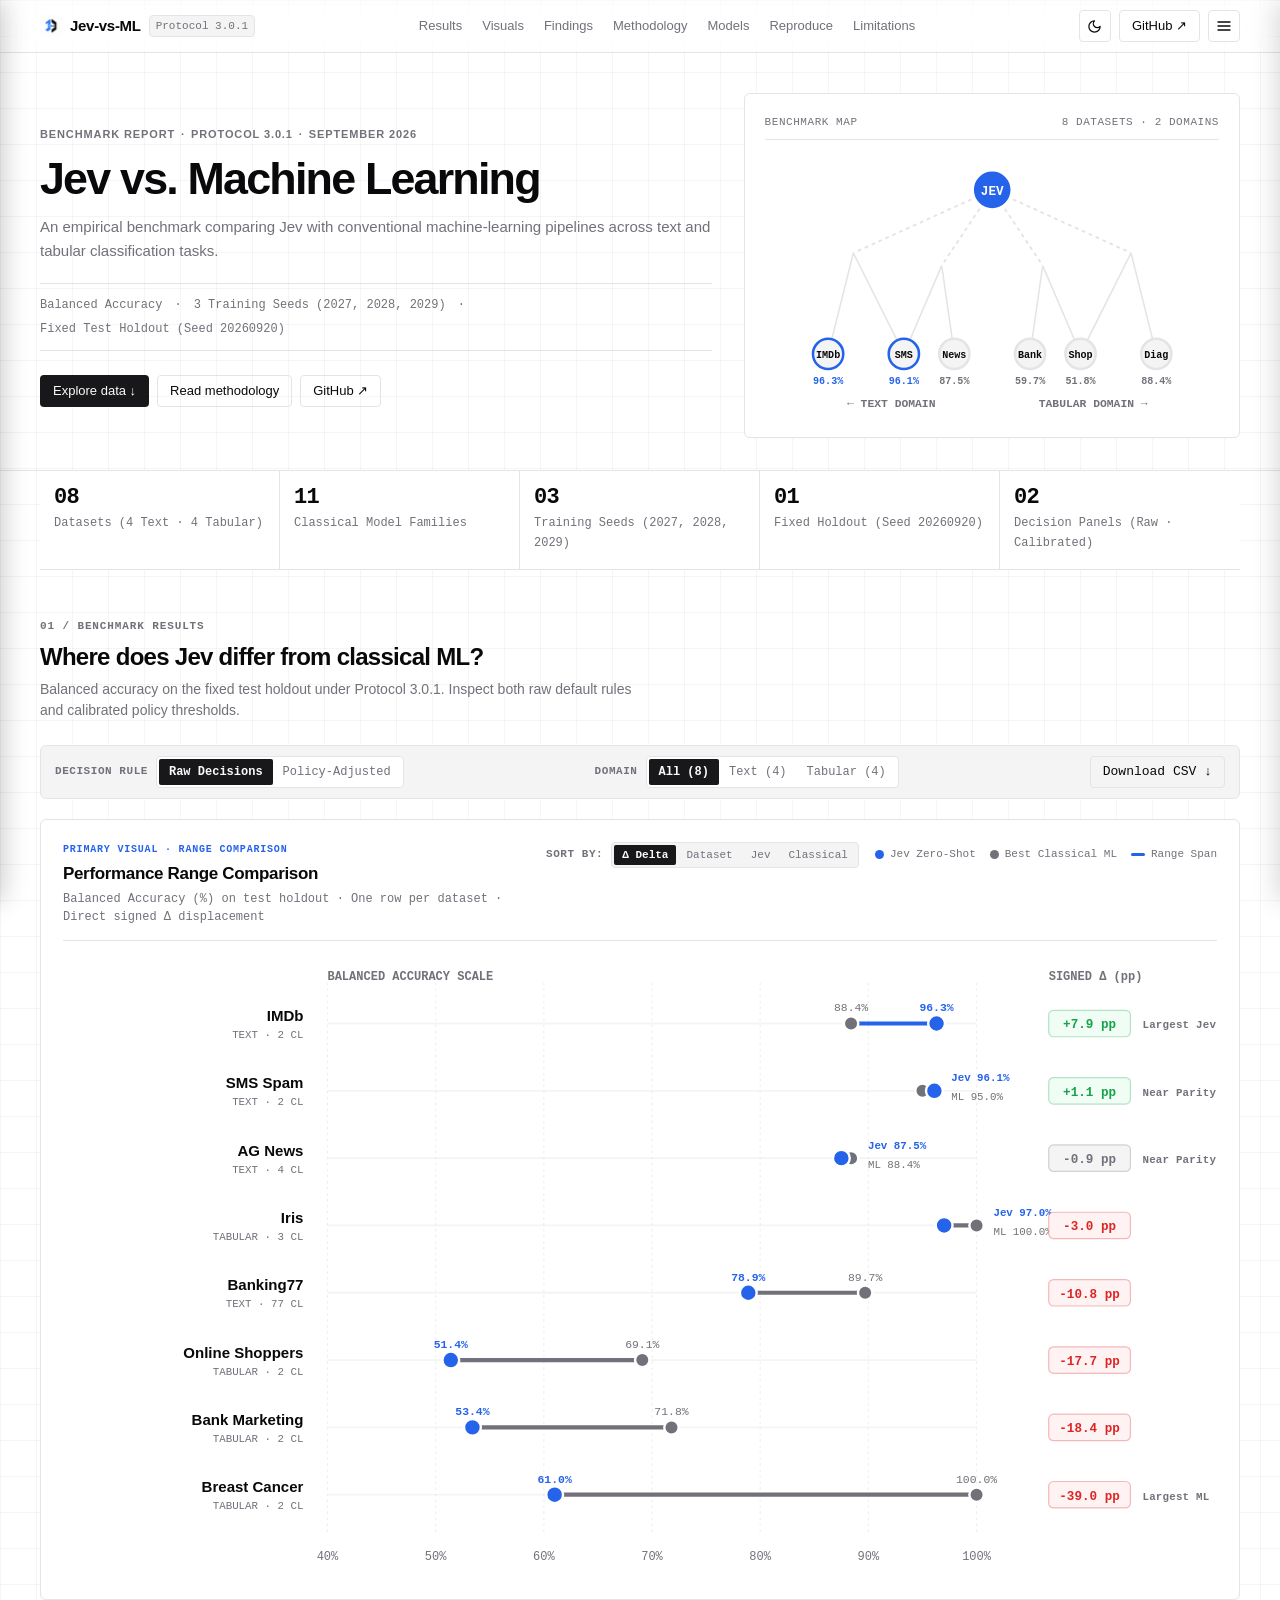
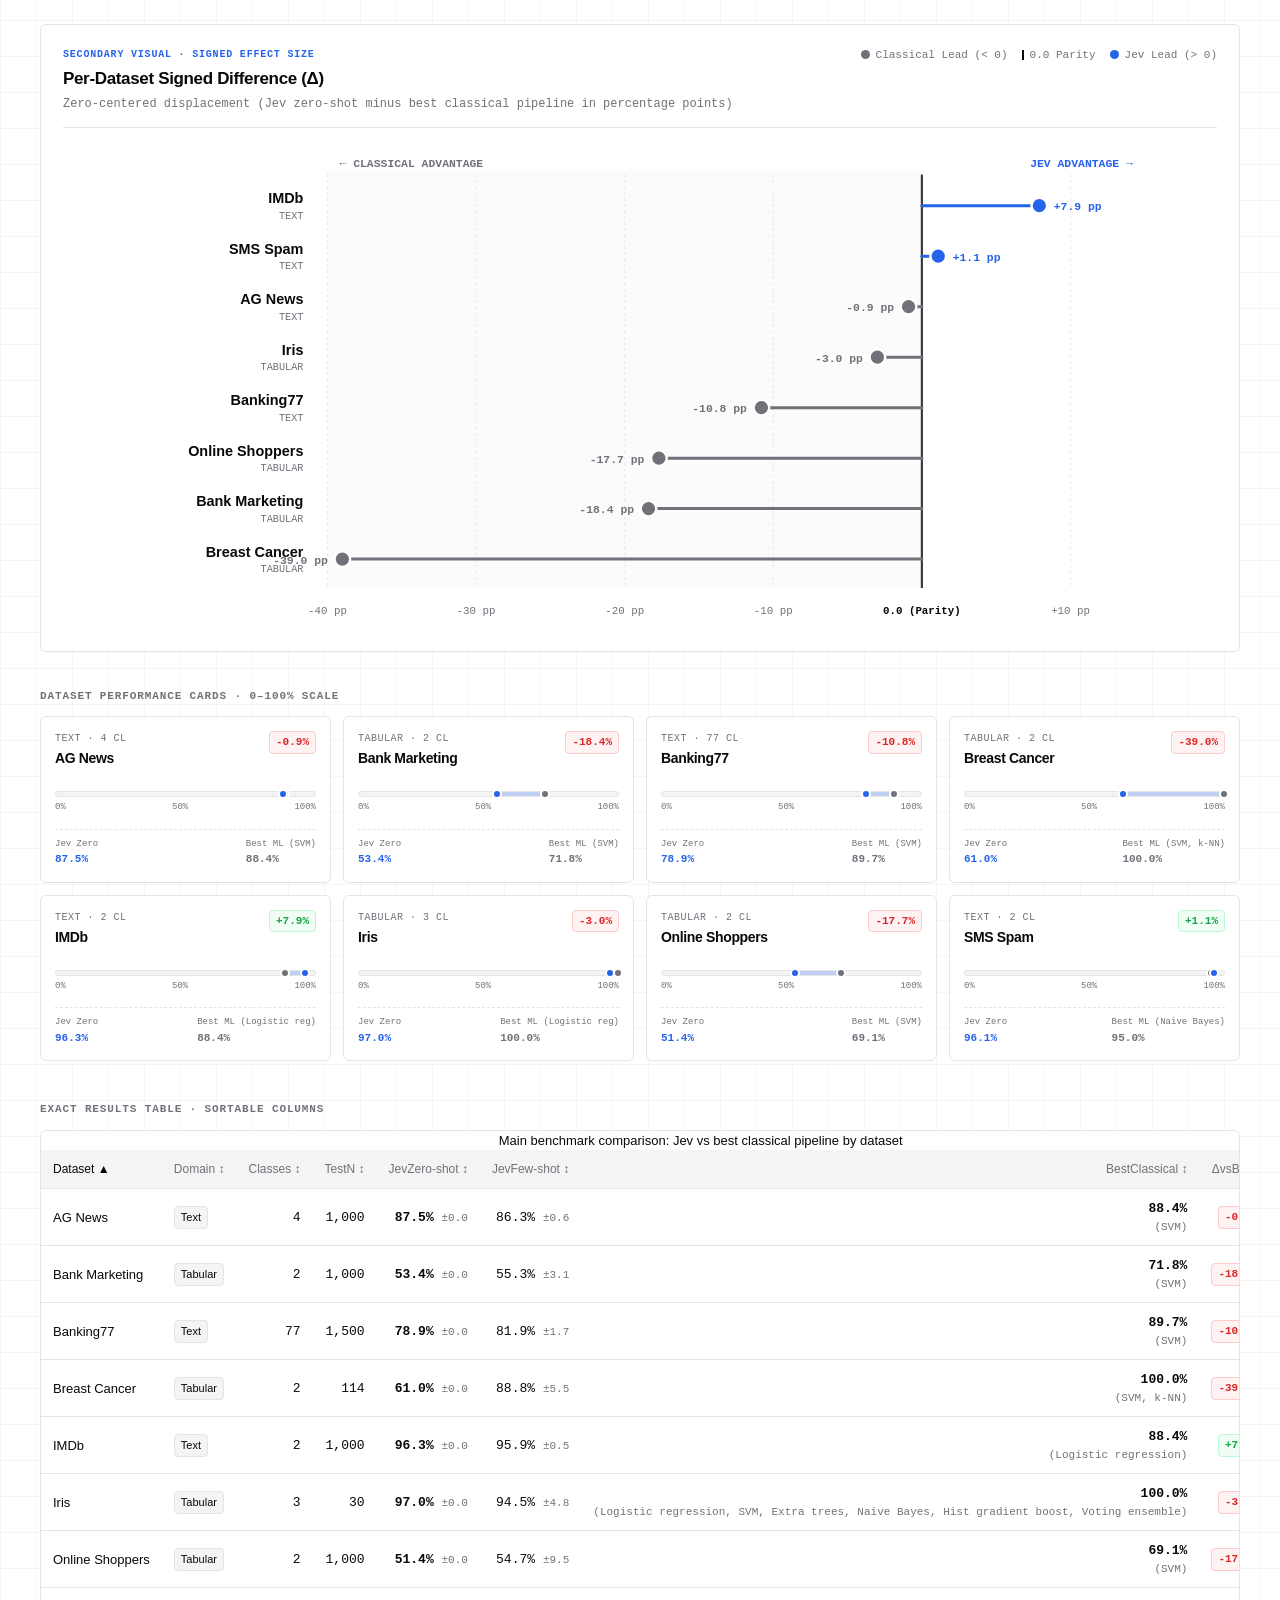
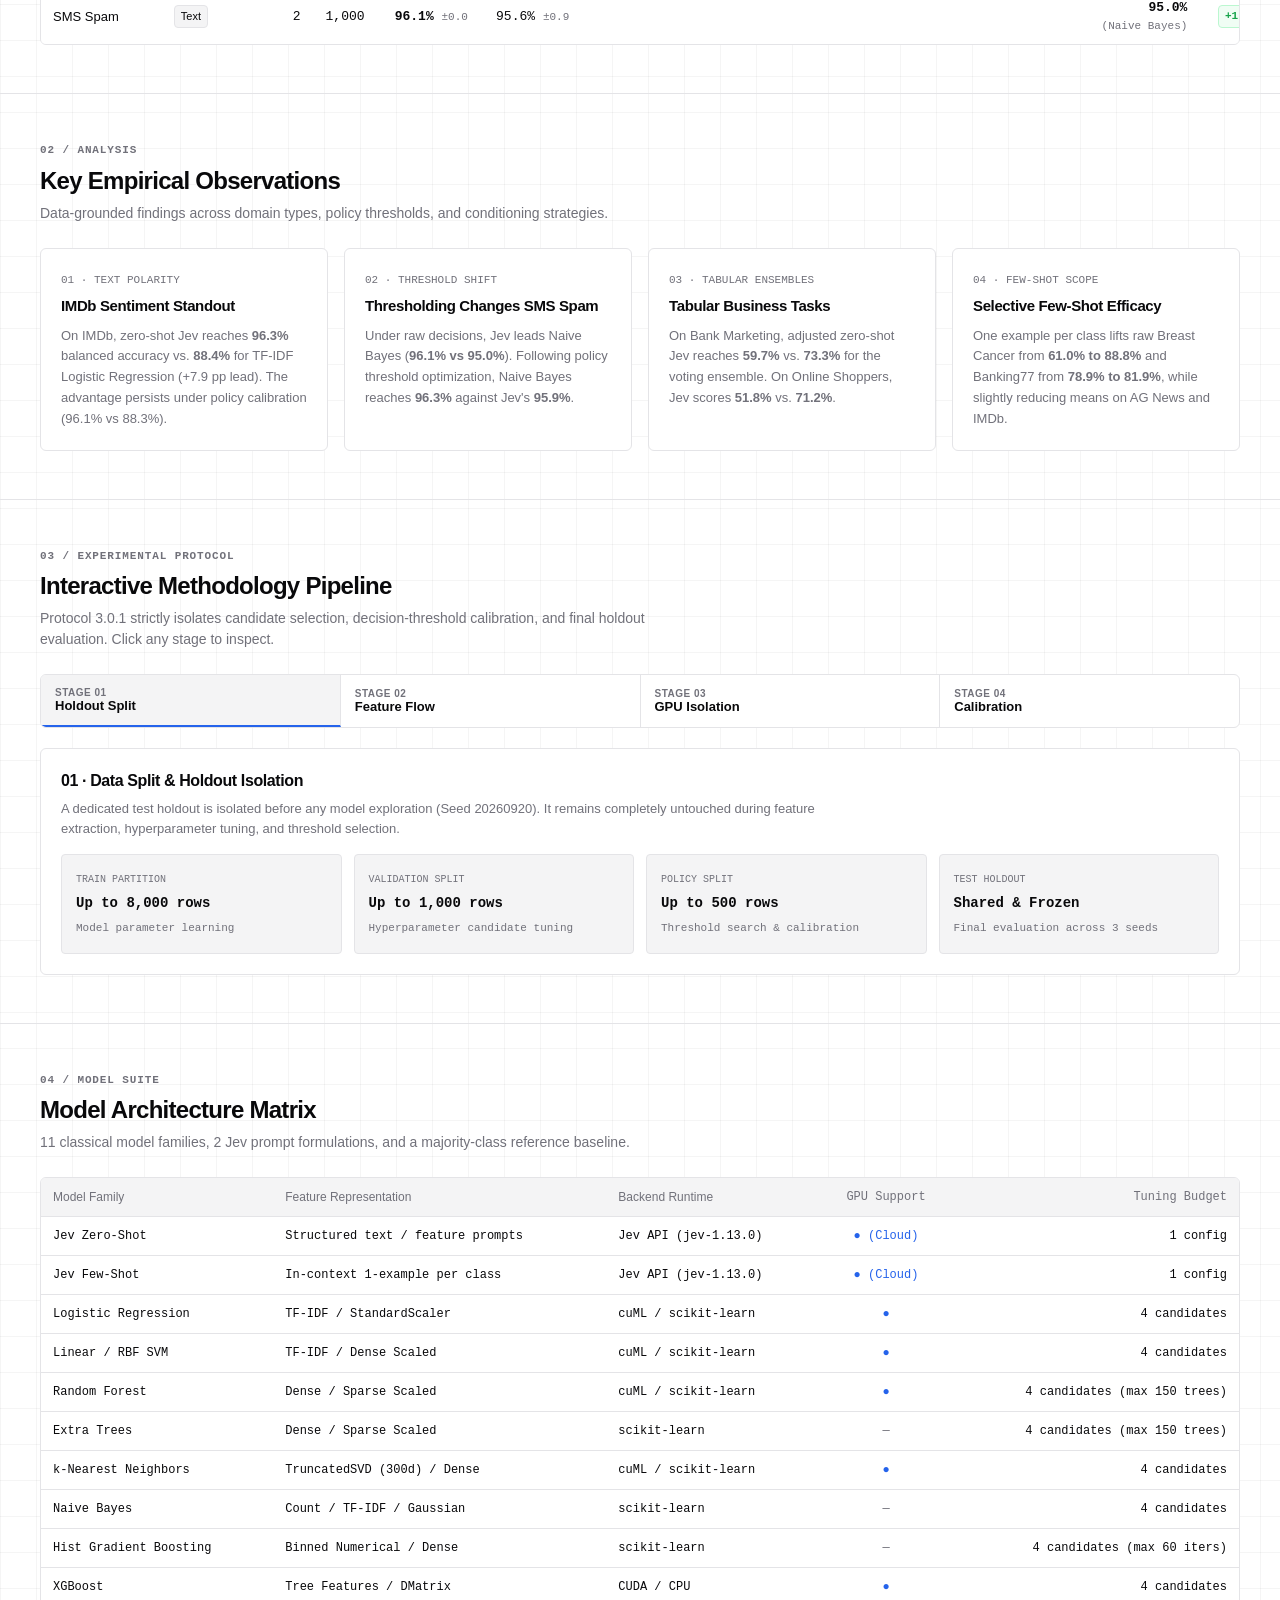
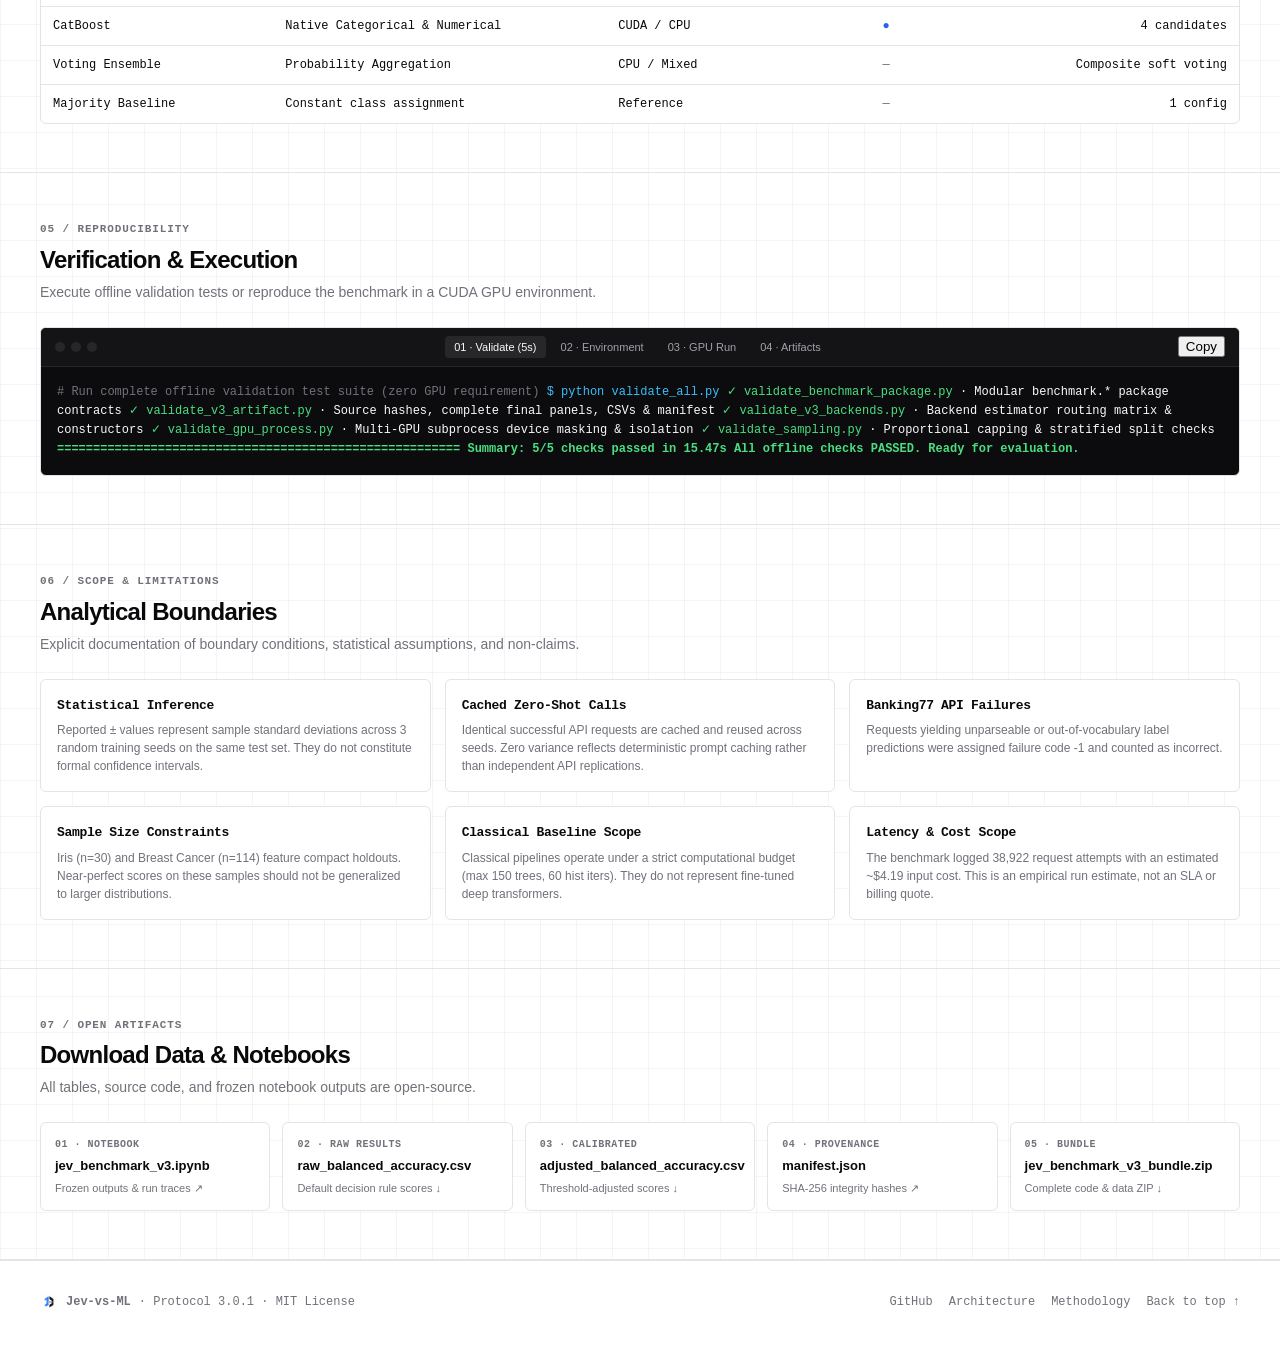
<file: docs/index.html>
<!doctype html>
<html lang="en">
<head>
  <meta charset="utf-8">
  <meta name="viewport" content="width=device-width, initial-scale=1">
  <title>Jev vs. Machine Learning — Empirical Benchmark</title>
  <meta name="description" content="An independent empirical benchmark comparing Jev 1.13.0 with 11 classical machine-learning classification pipelines across 8 text and tabular datasets under Protocol 3.0.1.">
  <meta property="og:title" content="Jev vs. Machine Learning Benchmark">
  <meta property="og:description" content="An empirical comparison of Jev with conventional ML pipelines across text and tabular classification tasks.">
  <meta property="og:type" content="website">
  <meta property="og:url" content="https://mugenkyou.github.io/JEV-VS-ML/">
  <meta name="twitter:card" content="summary_large_image">
  <link rel="apple-touch-icon" sizes="180x180" href="assets/LOGO/apple-touch-icon.png">
  <link rel="icon" type="image/png" sizes="32x32" href="assets/LOGO/favicon-32x32.png">
  <link rel="icon" type="image/png" sizes="16x16" href="assets/LOGO/favicon-16x16.png">
  <link rel="shortcut icon" href="assets/LOGO/favicon.ico">
  <link rel="manifest" href="assets/LOGO/site.webmanifest">
  <link rel="stylesheet" href="assets/report.css?v=e49b59f5fd89">
  <script defer src="assets/data.js?v=7a61ceaab5ba"></script>
  <script defer src="assets/report.js?v=7922f95a0b2a"></script>
</head>
<body>
  <!-- Minimal Header -->
  <header class="site-header">
    <div class="container header-inner">
      <div class="brand">
        <img src="assets/LOGO/apple-touch-icon.png" alt="Jev-vs-ML Logo" class="brand-logo-img" width="22" height="22">
        <a href="#" class="brand-title">Jev-vs-ML</a>
        <span class="brand-badge font-mono">Protocol 3.0.1</span>
      </div>
      <nav class="nav-links" aria-label="Main Navigation">
        <a href="#results">Results</a>
        <a href="#visuals">Visuals</a>
        <a href="#analysis">Findings</a>
        <a href="#methodology">Methodology</a>
        <a href="#models">Models</a>
        <a href="#reproducibility">Reproduce</a>
        <a href="#limitations">Limitations</a>
      </nav>
      <div class="nav-actions">
        <button id="theme-toggle" class="btn btn-outline btn-icon" title="Toggle color theme" aria-label="Toggle theme">
          <span aria-hidden="true">🌙</span>
        </button>
        <a href="https://github.com/mugenkyou/JEV-VS-ML" class="btn btn-outline header-github-btn" target="_blank" rel="noopener noreferrer">
          GitHub ↗
        </a>
        <button id="mobile-menu-toggle" class="btn btn-outline btn-icon mobile-menu-btn" title="Open navigation menu" aria-label="Open navigation menu" aria-expanded="false" aria-controls="mobile-sidebar-nav">
          <svg class="hamburger-icon-svg" viewBox="0 0 24 24" width="16" height="16" stroke="currentColor" stroke-width="2" fill="none" stroke-linecap="round" stroke-linejoin="round">
            <line x1="3" y1="12" x2="21" y2="12"></line>
            <line x1="3" y1="6" x2="21" y2="6"></line>
            <line x1="3" y1="18" x2="21" y2="18"></line>
          </svg>
        </button>
      </div>
    </div>
    <nav class="mobile-nav-strip font-mono" aria-label="Mobile Navigation">
      <a href="#results">Results</a>
      <a href="#visuals">Visuals</a>
      <a href="#analysis">Findings</a>
      <a href="#methodology">Methodology</a>
      <a href="#models">Models</a>
      <a href="#reproducibility">Reproduce</a>
      <a href="#limitations">Limitations</a>
    </nav>
  </header>

  <!-- Mobile Slide-In Side Navbar -->
  <div id="mobile-nav-backdrop" class="mobile-nav-backdrop" aria-hidden="true"></div>
  <aside id="mobile-sidebar-nav" class="mobile-sidebar-nav" aria-label="Mobile Sidebar Navigation" role="dialog" aria-modal="true" aria-hidden="true">
    <div class="mobile-sidebar-header">
      <div class="brand">
        <img src="assets/LOGO/apple-touch-icon.png" alt="Jev-vs-ML Logo" class="brand-logo-img" width="22" height="22">
        <span class="brand-title">Jev-vs-ML</span>
        <span class="brand-badge font-mono">3.0.1</span>
      </div>
      <button id="mobile-sidebar-close" class="btn btn-outline btn-icon font-mono" aria-label="Close navigation menu">
        ✕
      </button>
    </div>
    <div class="mobile-sidebar-body">
      <div class="mobile-sidebar-section-tag font-mono">Sections</div>
      <nav class="mobile-sidebar-links font-mono">
        <a href="#results" class="mobile-sidebar-link"><span class="link-idx">01</span> Results Explorer</a>
        <a href="#visuals" class="mobile-sidebar-link"><span class="link-idx">02</span> Range & Difference Visuals</a>
        <a href="#analysis" class="mobile-sidebar-link"><span class="link-idx">03</span> Empirical Findings</a>
        <a href="#methodology" class="mobile-sidebar-link"><span class="link-idx">04</span> Protocol & Pipeline</a>
        <a href="#models" class="mobile-sidebar-link"><span class="link-idx">05</span> Model Architecture Matrix</a>
        <a href="#reproducibility" class="mobile-sidebar-link"><span class="link-idx">06</span> Execution & CLI</a>
        <a href="#limitations" class="mobile-sidebar-link"><span class="link-idx">07</span> Boundaries & Scope</a>
      </nav>

      <div class="mobile-sidebar-section-tag font-mono" style="margin-top: 1.5rem;">Artifacts & Repos</div>
      <div class="mobile-sidebar-links font-mono">
        <a href="https://github.com/mugenkyou/JEV-VS-ML" class="mobile-sidebar-link" target="_blank" rel="noopener noreferrer">GitHub Repository ↗</a>
        <a href="https://github.com/mugenkyou/JEV-VS-ML/blob/main/jev_benchmark_v3.ipynb" class="mobile-sidebar-link" target="_blank" rel="noopener noreferrer">Jupyter Notebook ↗</a>
        <a href="data/raw_balanced_accuracy.csv" class="mobile-sidebar-link" download>Download Raw CSV ↓</a>
        <a href="data/adjusted_balanced_accuracy.csv" class="mobile-sidebar-link" download>Download Calibrated CSV ↓</a>
      </div>
    </div>
    <div class="mobile-sidebar-footer font-mono">
      <span>Protocol 3.0.1 · MIT License</span>
    </div>
  </aside>

  <main>
    <!-- Hero Section (Editorial 2-Column + Benchmark Map) -->
    <section class="hero-section">
      <div class="container">
        <div class="hero-grid">
          <div>
            <div class="hero-eyebrow">
              <span>Benchmark Report</span>
              <span>·</span>
              <span>Protocol 3.0.1</span>
              <span>·</span>
              <span>September 2026</span>
            </div>
            <h1 class="hero-title">Jev vs. Machine Learning</h1>
            <p class="hero-lead">
              An empirical benchmark comparing Jev with conventional machine-learning pipelines across text and tabular classification tasks.
            </p>
            <div class="hero-meta-strip font-mono">
              <span>Balanced Accuracy</span>
              <span>·</span>
              <span>3 Training Seeds (2027, 2028, 2029)</span>
              <span>·</span>
              <span>Fixed Test Holdout (Seed 20260920)</span>
            </div>
            <div class="hero-actions">
              <a href="#results" class="btn btn-primary">Explore data ↓</a>
              <a href="#methodology" class="btn btn-outline">Read methodology</a>
              <a href="https://github.com/mugenkyou/JEV-VS-ML" class="btn btn-outline" target="_blank" rel="noopener noreferrer">GitHub ↗</a>
            </div>
          </div>

          <!-- Hero Benchmark Topology Map (WOW #1) -->
          <div class="hero-map-card">
            <div class="hero-map-head font-mono">
              <span>Benchmark Map</span>
              <span>8 Datasets · 2 Domains</span>
            </div>
            <div class="map-svg-wrap">
              <svg class="map-svg" viewBox="0 0 360 210" width="100%" height="210" aria-label="Benchmark Map Topology">
                <!-- Connective Links -->
                <path d="M 180 30 L 70 80 M 180 30 L 140 90 M 180 30 L 220 90 M 180 30 L 290 80" stroke="var(--border)" stroke-width="1.5" stroke-dasharray="3 3"/>
                <path d="M 70 80 L 50 160 M 70 80 L 110 160 M 140 90 L 110 160 M 140 90 L 150 160" stroke="var(--border)" stroke-width="1.2"/>
                <path d="M 220 90 L 210 160 M 220 90 L 250 160 M 290 80 L 250 160 M 290 80 L 310 160" stroke="var(--border)" stroke-width="1.2"/>

                <!-- Center Jev Node -->
                <circle cx="180" cy="30" r="16" fill="var(--bar-jev)" stroke="var(--card)" stroke-width="3"/>
                <text x="180" y="34" text-anchor="middle" font-size="10" font-weight="700" fill="#ffffff" font-family="ui-monospace, monospace">JEV</text>

                <!-- Domain Clusters -->
                <!-- TEXT CLUSTER -->
                <g class="map-node" onclick="window.openDrawer('IMDb')">
                  <circle cx="50" cy="160" r="12" fill="var(--secondary)" stroke="var(--bar-jev)" stroke-width="2"/>
                  <text x="50" y="163" text-anchor="middle" font-size="8" font-weight="600" fill="var(--foreground)" font-family="ui-monospace, monospace">IMDb</text>
                  <text x="50" y="184" text-anchor="middle" font-size="8" font-weight="700" fill="var(--accent)" font-family="ui-monospace, monospace">96.3%</text>
                </g>

                <g class="map-node" onclick="window.openDrawer('SMS Spam')">
                  <circle cx="110" cy="160" r="12" fill="var(--secondary)" stroke="var(--bar-jev)" stroke-width="2"/>
                  <text x="110" y="163" text-anchor="middle" font-size="8" font-weight="600" fill="var(--foreground)" font-family="ui-monospace, monospace">SMS</text>
                  <text x="110" y="184" text-anchor="middle" font-size="8" font-weight="700" fill="var(--accent)" font-family="ui-monospace, monospace">96.1%</text>
                </g>

                <g class="map-node" onclick="window.openDrawer('AG News')">
                  <circle cx="150" cy="160" r="12" fill="var(--secondary)" stroke="var(--border)" stroke-width="2"/>
                  <text x="150" y="163" text-anchor="middle" font-size="8" font-weight="600" fill="var(--foreground)" font-family="ui-monospace, monospace">News</text>
                  <text x="150" y="184" text-anchor="middle" font-size="8" font-weight="600" fill="var(--muted-foreground)" font-family="ui-monospace, monospace">87.5%</text>
                </g>

                <!-- TABULAR CLUSTER -->
                <g class="map-node" onclick="window.openDrawer('Bank Marketing')">
                  <circle cx="210" cy="160" r="12" fill="var(--secondary)" stroke="var(--border)" stroke-width="2"/>
                  <text x="210" y="163" text-anchor="middle" font-size="8" font-weight="600" fill="var(--foreground)" font-family="ui-monospace, monospace">Bank</text>
                  <text x="210" y="184" text-anchor="middle" font-size="8" font-weight="600" fill="var(--muted-foreground)" font-family="ui-monospace, monospace">59.7%</text>
                </g>

                <g class="map-node" onclick="window.openDrawer('Online Shoppers')">
                  <circle cx="250" cy="160" r="12" fill="var(--secondary)" stroke="var(--border)" stroke-width="2"/>
                  <text x="250" y="163" text-anchor="middle" font-size="8" font-weight="600" fill="var(--foreground)" font-family="ui-monospace, monospace">Shop</text>
                  <text x="250" y="184" text-anchor="middle" font-size="8" font-weight="600" fill="var(--muted-foreground)" font-family="ui-monospace, monospace">51.8%</text>
                </g>

                <g class="map-node" onclick="window.openDrawer('Breast Cancer')">
                  <circle cx="310" cy="160" r="12" fill="var(--secondary)" stroke="var(--border)" stroke-width="2"/>
                  <text x="310" y="163" text-anchor="middle" font-size="8" font-weight="600" fill="var(--foreground)" font-family="ui-monospace, monospace">Diag</text>
                  <text x="310" y="184" text-anchor="middle" font-size="8" font-weight="600" fill="var(--muted-foreground)" font-family="ui-monospace, monospace">88.4%</text>
                </g>

                <!-- Domain Labels -->
                <text x="100" y="202" text-anchor="middle" font-size="9" font-weight="600" fill="var(--muted-foreground)" font-family="ui-monospace, monospace">← TEXT DOMAIN</text>
                <text x="260" y="202" text-anchor="middle" font-size="9" font-weight="600" fill="var(--muted-foreground)" font-family="ui-monospace, monospace">TABULAR DOMAIN →</text>
              </svg>
            </div>
          </div>
        </div>
      </div>
    </section>

    <!-- Compact Snapshot Bar -->
    <div class="container">
      <div class="snapshot-bar font-mono">
        <div class="snapshot-item">
          <span class="snapshot-num">08</span>
          <span class="snapshot-label">Datasets (4 Text · 4 Tabular)</span>
        </div>
        <div class="snapshot-item">
          <span class="snapshot-num">11</span>
          <span class="snapshot-label">Classical Model Families</span>
        </div>
        <div class="snapshot-item">
          <span class="snapshot-num">03</span>
          <span class="snapshot-label">Training Seeds (2027, 2028, 2029)</span>
        </div>
        <div class="snapshot-item">
          <span class="snapshot-num">01</span>
          <span class="snapshot-label">Fixed Holdout (Seed 20260920)</span>
        </div>
        <div class="snapshot-item">
          <span class="snapshot-num">02</span>
          <span class="snapshot-label">Decision Panels (Raw · Calibrated)</span>
        </div>
      </div>
    </div>

    <!-- Results Section (The Main Event) -->
    <section id="results" class="section">
      <div class="container">
        <div class="section-header">
          <div>
            <div class="section-tag font-mono">01 / Benchmark Results</div>
            <h2 class="section-title">Where does Jev differ from classical ML?</h2>
            <p class="section-desc">
              Balanced accuracy on the fixed test holdout under Protocol 3.0.1. Inspect both raw default rules and calibrated policy thresholds.
            </p>
          </div>
        </div>

        <!-- Sticky Controls Toolbar -->
        <div class="toolbar">
          <div class="toolbar-group">
            <span class="control-label font-mono">Decision Rule</span>
            <div class="segmented-control font-mono">
              <label>
                <input type="radio" name="panel" value="raw" checked>
                <span>Raw Decisions</span>
              </label>
              <label>
                <input type="radio" name="panel" value="adjusted">
                <span>Policy-Adjusted</span>
              </label>
            </div>
          </div>

          <div class="toolbar-group">
            <span class="control-label font-mono">Domain</span>
            <div class="segmented-control font-mono">
              <label>
                <input type="radio" name="domain-filter" value="all" checked>
                <span>All (8)</span>
              </label>
              <label>
                <input type="radio" name="domain-filter" value="text">
                <span>Text (4)</span>
              </label>
              <label>
                <input type="radio" name="domain-filter" value="tabular">
                <span>Tabular (4)</span>
              </label>
            </div>
          </div>

          <div class="toolbar-group">
            <a id="csv-download" href="data/raw_balanced_accuracy.csv" class="btn btn-outline font-mono" download>
              Download CSV ↓
            </a>
          </div>
        </div>

        <!-- Main Visual Benchmark Explorer -->
        <div id="visuals" class="visuals-stack">
          <!-- 1. Primary Hero Visual: Full-Width Performance Range Comparison -->
          <div class="vis-card vis-card-hero">
            <div class="vis-head">
              <div class="vis-head-main">
                <div class="vis-badge-tag font-mono">Primary Visual · Range Comparison</div>
                <h3 class="vis-title">Performance Range Comparison</h3>
                <p class="vis-subtitle font-mono">Balanced Accuracy (%) on test holdout · One row per dataset · Direct signed Δ displacement</p>
              </div>

              <div class="vis-head-controls">
                <div class="vis-sort-group font-mono">
                  <span class="control-label">Sort By:</span>
                  <div class="segmented-control vis-sort-control">
                    <button type="button" class="sort-btn active" data-chart-sort="delta">Δ Delta</button>
                    <button type="button" class="sort-btn" data-chart-sort="dataset">Dataset</button>
                    <button type="button" class="sort-btn" data-chart-sort="jev">Jev</button>
                    <button type="button" class="sort-btn" data-chart-sort="classic">Classical</button>
                  </div>
                </div>

                <div class="vis-legend font-mono">
                  <span class="vis-legend-item"><span class="vis-swatch jev"></span> Jev Zero-Shot</span>
                  <span class="vis-legend-item"><span class="vis-swatch classic"></span> Best Classical ML</span>
                  <span class="vis-legend-item"><span class="vis-swatch-line"></span> Range Span</span>
                </div>
              </div>
            </div>

            <!-- Desktop / Tablet Range SVG View -->
            <div id="dumbbell-chart-wrap" class="chart-svg-container chart-desktop-view">
              <svg class="range-hero-svg" viewBox="0 0 960 512" width="100%" height="512" aria-label="Jev vs Classical Balanced Accuracy Range Comparison Plot"><line x1="220.0" y1="18" x2="220.0" y2="476" stroke="var(--border)" stroke-width="1" stroke-dasharray="2 3" opacity="0.6"/><text x="220.0" y="498" text-anchor="middle" font-size="10" font-family="ui-monospace, monospace" fill="var(--muted-foreground)">40%</text><line x1="310.0" y1="18" x2="310.0" y2="476" stroke="var(--border)" stroke-width="1" stroke-dasharray="2 3" opacity="0.6"/><text x="310.0" y="498" text-anchor="middle" font-size="10" font-family="ui-monospace, monospace" fill="var(--muted-foreground)">50%</text><line x1="400.0" y1="18" x2="400.0" y2="476" stroke="var(--border)" stroke-width="1" stroke-dasharray="2 3" opacity="0.6"/><text x="400.0" y="498" text-anchor="middle" font-size="10" font-family="ui-monospace, monospace" fill="var(--muted-foreground)">60%</text><line x1="490.0" y1="18" x2="490.0" y2="476" stroke="var(--border)" stroke-width="1" stroke-dasharray="2 3" opacity="0.6"/><text x="490.0" y="498" text-anchor="middle" font-size="10" font-family="ui-monospace, monospace" fill="var(--muted-foreground)">70%</text><line x1="580.0" y1="18" x2="580.0" y2="476" stroke="var(--border)" stroke-width="1" stroke-dasharray="2 3" opacity="0.6"/><text x="580.0" y="498" text-anchor="middle" font-size="10" font-family="ui-monospace, monospace" fill="var(--muted-foreground)">80%</text><line x1="670.0" y1="18" x2="670.0" y2="476" stroke="var(--border)" stroke-width="1" stroke-dasharray="2 3" opacity="0.6"/><text x="670.0" y="498" text-anchor="middle" font-size="10" font-family="ui-monospace, monospace" fill="var(--muted-foreground)">90%</text><line x1="760.0" y1="18" x2="760.0" y2="476" stroke="var(--border)" stroke-width="1" stroke-dasharray="2 3" opacity="0.6"/><text x="760.0" y="498" text-anchor="middle" font-size="10" font-family="ui-monospace, monospace" fill="var(--muted-foreground)">100%</text><text x="220" y="16" font-size="10" font-family="ui-monospace, monospace" fill="var(--muted-foreground)" font-weight="600">BALANCED ACCURACY SCALE</text><text x="820" y="16" font-size="10" font-family="ui-monospace, monospace" fill="var(--muted-foreground)" font-weight="600">SIGNED Δ (pp)</text><g class="range-row" data-dataset="IMDb" tabindex="0" role="button" onclick="window.openDrawer('IMDb')"><rect x="0" y="32" width="960" height="56" fill="transparent" class="row-hover-bg" rx="4"/><text x="200" y="50" text-anchor="end" font-size="12.5" font-weight="600" fill="var(--foreground)">IMDb</text><text x="200" y="64" text-anchor="end" font-size="9" font-family="ui-monospace, monospace" fill="var(--muted-foreground)">TEXT · 2 CL</text><line x1="220" y1="52" x2="760" y2="52" stroke="var(--border)" stroke-width="1.5" opacity="0.4"/><line x1="655.6" y1="52" x2="726.6999999999999" y2="52" stroke="var(--bar-jev)" stroke-width="3.5" stroke-linecap="round"/><circle cx="655.6" cy="52" r="6" fill="var(--bar-classic)" stroke="var(--card)" stroke-width="2"/><circle cx="726.6999999999999" cy="52" r="7" fill="var(--bar-jev)" stroke="var(--card)" stroke-width="2"/><text x="655.6" y="42" text-anchor="middle" font-size="9.5" font-family="ui-monospace, monospace" fill="var(--muted-foreground)">88.4%</text><text x="726.6999999999999" y="42" text-anchor="middle" font-size="9.5" font-family="ui-monospace, monospace" font-weight="700" fill="var(--bar-jev)">96.3%</text><rect x="820" y="41" width="68" height="22" rx="4" fill="var(--delta-pos-bg)" stroke="var(--delta-pos-fg)" stroke-opacity="0.3"/><text x="854" y="56" text-anchor="middle" font-size="10.5" font-family="ui-monospace, monospace" font-weight="700" fill="var(--delta-pos-fg)">+7.9 pp</text><text x="898" y="56" text-anchor="start" font-size="9" font-family="ui-monospace, monospace" fill="var(--muted-foreground)" class="editorial-tag">Largest Jev Lead</text></g><g class="range-row" data-dataset="SMS Spam" tabindex="0" role="button" onclick="window.openDrawer('SMS Spam')"><rect x="0" y="88" width="960" height="56" fill="transparent" class="row-hover-bg" rx="4"/><text x="200" y="106" text-anchor="end" font-size="12.5" font-weight="600" fill="var(--foreground)">SMS Spam</text><text x="200" y="120" text-anchor="end" font-size="9" font-family="ui-monospace, monospace" fill="var(--muted-foreground)">TEXT · 2 CL</text><line x1="220" y1="108" x2="760" y2="108" stroke="var(--border)" stroke-width="1.5" opacity="0.4"/><line x1="715.0" y1="108" x2="724.9" y2="108" stroke="var(--bar-jev)" stroke-width="3.5" stroke-linecap="round"/><circle cx="715.0" cy="108" r="6" fill="var(--bar-classic)" stroke="var(--card)" stroke-width="2"/><circle cx="724.9" cy="108" r="7" fill="var(--bar-jev)" stroke="var(--card)" stroke-width="2"/><text x="738.9" y="100" text-anchor="start" font-size="9" font-family="ui-monospace, monospace" fill="var(--bar-jev)" font-weight="600">Jev 96.1%</text><text x="738.9" y="116" text-anchor="start" font-size="9" font-family="ui-monospace, monospace" fill="var(--muted-foreground)">ML 95.0%</text><rect x="820" y="97" width="68" height="22" rx="4" fill="var(--delta-pos-bg)" stroke="var(--delta-pos-fg)" stroke-opacity="0.3"/><text x="854" y="112" text-anchor="middle" font-size="10.5" font-family="ui-monospace, monospace" font-weight="700" fill="var(--delta-pos-fg)">+1.1 pp</text><text x="898" y="112" text-anchor="start" font-size="9" font-family="ui-monospace, monospace" fill="var(--muted-foreground)" class="editorial-tag">Near Parity</text></g><g class="range-row" data-dataset="AG News" tabindex="0" role="button" onclick="window.openDrawer('AG News')"><rect x="0" y="144" width="960" height="56" fill="transparent" class="row-hover-bg" rx="4"/><text x="200" y="162" text-anchor="end" font-size="12.5" font-weight="600" fill="var(--foreground)">AG News</text><text x="200" y="176" text-anchor="end" font-size="9" font-family="ui-monospace, monospace" fill="var(--muted-foreground)">TEXT · 4 CL</text><line x1="220" y1="164" x2="760" y2="164" stroke="var(--border)" stroke-width="1.5" opacity="0.4"/><line x1="647.5" y1="164" x2="655.6" y2="164" stroke="var(--bar-classic)" stroke-width="3.5" stroke-linecap="round"/><circle cx="655.6" cy="164" r="6" fill="var(--bar-classic)" stroke="var(--card)" stroke-width="2"/><circle cx="647.5" cy="164" r="7" fill="var(--bar-jev)" stroke="var(--card)" stroke-width="2"/><text x="669.6" y="156" text-anchor="start" font-size="9" font-family="ui-monospace, monospace" fill="var(--bar-jev)" font-weight="600">Jev 87.5%</text><text x="669.6" y="172" text-anchor="start" font-size="9" font-family="ui-monospace, monospace" fill="var(--muted-foreground)">ML 88.4%</text><rect x="820" y="153" width="68" height="22" rx="4" fill="var(--secondary)" stroke="var(--muted-foreground)" stroke-opacity="0.3"/><text x="854" y="168" text-anchor="middle" font-size="10.5" font-family="ui-monospace, monospace" font-weight="700" fill="var(--muted-foreground)">-0.9 pp</text><text x="898" y="168" text-anchor="start" font-size="9" font-family="ui-monospace, monospace" fill="var(--muted-foreground)" class="editorial-tag">Near Parity</text></g><g class="range-row" data-dataset="Iris" tabindex="0" role="button" onclick="window.openDrawer('Iris')"><rect x="0" y="200" width="960" height="56" fill="transparent" class="row-hover-bg" rx="4"/><text x="200" y="218" text-anchor="end" font-size="12.5" font-weight="600" fill="var(--foreground)">Iris</text><text x="200" y="232" text-anchor="end" font-size="9" font-family="ui-monospace, monospace" fill="var(--muted-foreground)">TABULAR · 3 CL</text><line x1="220" y1="220" x2="760" y2="220" stroke="var(--border)" stroke-width="1.5" opacity="0.4"/><line x1="733.0" y1="220" x2="760.0" y2="220" stroke="var(--bar-classic)" stroke-width="3.5" stroke-linecap="round"/><circle cx="760.0" cy="220" r="6" fill="var(--bar-classic)" stroke="var(--card)" stroke-width="2"/><circle cx="733.0" cy="220" r="7" fill="var(--bar-jev)" stroke="var(--card)" stroke-width="2"/><text x="774.0" y="212" text-anchor="start" font-size="9" font-family="ui-monospace, monospace" fill="var(--bar-jev)" font-weight="600">Jev 97.0%</text><text x="774.0" y="228" text-anchor="start" font-size="9" font-family="ui-monospace, monospace" fill="var(--muted-foreground)">ML 100.0%</text><rect x="820" y="209" width="68" height="22" rx="4" fill="var(--delta-neg-bg)" stroke="var(--delta-neg-fg)" stroke-opacity="0.3"/><text x="854" y="224" text-anchor="middle" font-size="10.5" font-family="ui-monospace, monospace" font-weight="700" fill="var(--delta-neg-fg)">-3.0 pp</text></g><g class="range-row" data-dataset="Banking77" tabindex="0" role="button" onclick="window.openDrawer('Banking77')"><rect x="0" y="256" width="960" height="56" fill="transparent" class="row-hover-bg" rx="4"/><text x="200" y="274" text-anchor="end" font-size="12.5" font-weight="600" fill="var(--foreground)">Banking77</text><text x="200" y="288" text-anchor="end" font-size="9" font-family="ui-monospace, monospace" fill="var(--muted-foreground)">TEXT · 77 CL</text><line x1="220" y1="276" x2="760" y2="276" stroke="var(--border)" stroke-width="1.5" opacity="0.4"/><line x1="570.1" y1="276" x2="667.3" y2="276" stroke="var(--bar-classic)" stroke-width="3.5" stroke-linecap="round"/><circle cx="667.3" cy="276" r="6" fill="var(--bar-classic)" stroke="var(--card)" stroke-width="2"/><circle cx="570.1" cy="276" r="7" fill="var(--bar-jev)" stroke="var(--card)" stroke-width="2"/><text x="667.3" y="266" text-anchor="middle" font-size="9.5" font-family="ui-monospace, monospace" fill="var(--muted-foreground)">89.7%</text><text x="570.1" y="266" text-anchor="middle" font-size="9.5" font-family="ui-monospace, monospace" font-weight="700" fill="var(--bar-jev)">78.9%</text><rect x="820" y="265" width="68" height="22" rx="4" fill="var(--delta-neg-bg)" stroke="var(--delta-neg-fg)" stroke-opacity="0.3"/><text x="854" y="280" text-anchor="middle" font-size="10.5" font-family="ui-monospace, monospace" font-weight="700" fill="var(--delta-neg-fg)">-10.8 pp</text></g><g class="range-row" data-dataset="Online Shoppers" tabindex="0" role="button" onclick="window.openDrawer('Online Shoppers')"><rect x="0" y="312" width="960" height="56" fill="transparent" class="row-hover-bg" rx="4"/><text x="200" y="330" text-anchor="end" font-size="12.5" font-weight="600" fill="var(--foreground)">Online Shoppers</text><text x="200" y="344" text-anchor="end" font-size="9" font-family="ui-monospace, monospace" fill="var(--muted-foreground)">TABULAR · 2 CL</text><line x1="220" y1="332" x2="760" y2="332" stroke="var(--border)" stroke-width="1.5" opacity="0.4"/><line x1="322.59999999999997" y1="332" x2="481.9" y2="332" stroke="var(--bar-classic)" stroke-width="3.5" stroke-linecap="round"/><circle cx="481.9" cy="332" r="6" fill="var(--bar-classic)" stroke="var(--card)" stroke-width="2"/><circle cx="322.59999999999997" cy="332" r="7" fill="var(--bar-jev)" stroke="var(--card)" stroke-width="2"/><text x="481.9" y="322" text-anchor="middle" font-size="9.5" font-family="ui-monospace, monospace" fill="var(--muted-foreground)">69.1%</text><text x="322.59999999999997" y="322" text-anchor="middle" font-size="9.5" font-family="ui-monospace, monospace" font-weight="700" fill="var(--bar-jev)">51.4%</text><rect x="820" y="321" width="68" height="22" rx="4" fill="var(--delta-neg-bg)" stroke="var(--delta-neg-fg)" stroke-opacity="0.3"/><text x="854" y="336" text-anchor="middle" font-size="10.5" font-family="ui-monospace, monospace" font-weight="700" fill="var(--delta-neg-fg)">-17.7 pp</text></g><g class="range-row" data-dataset="Bank Marketing" tabindex="0" role="button" onclick="window.openDrawer('Bank Marketing')"><rect x="0" y="368" width="960" height="56" fill="transparent" class="row-hover-bg" rx="4"/><text x="200" y="386" text-anchor="end" font-size="12.5" font-weight="600" fill="var(--foreground)">Bank Marketing</text><text x="200" y="400" text-anchor="end" font-size="9" font-family="ui-monospace, monospace" fill="var(--muted-foreground)">TABULAR · 2 CL</text><line x1="220" y1="388" x2="760" y2="388" stroke="var(--border)" stroke-width="1.5" opacity="0.4"/><line x1="340.59999999999997" y1="388" x2="506.19999999999993" y2="388" stroke="var(--bar-classic)" stroke-width="3.5" stroke-linecap="round"/><circle cx="506.19999999999993" cy="388" r="6" fill="var(--bar-classic)" stroke="var(--card)" stroke-width="2"/><circle cx="340.59999999999997" cy="388" r="7" fill="var(--bar-jev)" stroke="var(--card)" stroke-width="2"/><text x="506.19999999999993" y="378" text-anchor="middle" font-size="9.5" font-family="ui-monospace, monospace" fill="var(--muted-foreground)">71.8%</text><text x="340.59999999999997" y="378" text-anchor="middle" font-size="9.5" font-family="ui-monospace, monospace" font-weight="700" fill="var(--bar-jev)">53.4%</text><rect x="820" y="377" width="68" height="22" rx="4" fill="var(--delta-neg-bg)" stroke="var(--delta-neg-fg)" stroke-opacity="0.3"/><text x="854" y="392" text-anchor="middle" font-size="10.5" font-family="ui-monospace, monospace" font-weight="700" fill="var(--delta-neg-fg)">-18.4 pp</text></g><g class="range-row" data-dataset="Breast Cancer" tabindex="0" role="button" onclick="window.openDrawer('Breast Cancer')"><rect x="0" y="424" width="960" height="56" fill="transparent" class="row-hover-bg" rx="4"/><text x="200" y="442" text-anchor="end" font-size="12.5" font-weight="600" fill="var(--foreground)">Breast Cancer</text><text x="200" y="456" text-anchor="end" font-size="9" font-family="ui-monospace, monospace" fill="var(--muted-foreground)">TABULAR · 2 CL</text><line x1="220" y1="444" x2="760" y2="444" stroke="var(--border)" stroke-width="1.5" opacity="0.4"/><line x1="409.0" y1="444" x2="760.0" y2="444" stroke="var(--bar-classic)" stroke-width="3.5" stroke-linecap="round"/><circle cx="760.0" cy="444" r="6" fill="var(--bar-classic)" stroke="var(--card)" stroke-width="2"/><circle cx="409.0" cy="444" r="7" fill="var(--bar-jev)" stroke="var(--card)" stroke-width="2"/><text x="760.0" y="434" text-anchor="middle" font-size="9.5" font-family="ui-monospace, monospace" fill="var(--muted-foreground)">100.0%</text><text x="409.0" y="434" text-anchor="middle" font-size="9.5" font-family="ui-monospace, monospace" font-weight="700" fill="var(--bar-jev)">61.0%</text><rect x="820" y="433" width="68" height="22" rx="4" fill="var(--delta-neg-bg)" stroke="var(--delta-neg-fg)" stroke-opacity="0.3"/><text x="854" y="448" text-anchor="middle" font-size="10.5" font-family="ui-monospace, monospace" font-weight="700" fill="var(--delta-neg-fg)">-39.0 pp</text><text x="898" y="448" text-anchor="start" font-size="9" font-family="ui-monospace, monospace" fill="var(--muted-foreground)" class="editorial-tag">Largest ML Lead</text></g></svg>
            </div>

            <!-- Dedicated Mobile Comparison Rows View -->
            <div id="mobile-range-list" class="chart-mobile-view"></div>
          </div>

          <!-- 2. Secondary Visual: Zero-Centered Signed Difference Plot -->
          <div class="vis-card vis-card-secondary">
            <div class="vis-head">
              <div class="vis-head-main">
                <div class="vis-badge-tag font-mono">Secondary Visual · Signed Effect Size</div>
                <h3 class="vis-title">Per-Dataset Signed Difference (Δ)</h3>
                <p class="vis-subtitle font-mono">Zero-centered displacement (Jev zero-shot minus best classical pipeline in percentage points)</p>
              </div>
              <div class="vis-legend font-mono">
                <span class="vis-legend-item"><span class="vis-swatch classic"></span> Classical Lead (&lt; 0)</span>
                <span class="vis-legend-item"><span class="vis-swatch-zero"></span> 0.0 Parity</span>
                <span class="vis-legend-item"><span class="vis-swatch jev"></span> Jev Lead (&gt; 0)</span>
              </div>
            </div>

            <div id="diverging-chart-wrap" class="chart-svg-container chart-desktop-view">
              <svg class="diff-dot-svg" viewBox="0 0 960 400" width="100%" height="400" aria-label="Zero-Centered Signed Difference Plot"><rect x="220" y="18" width="494.5454545454545" height="348" fill="var(--secondary)" opacity="0.4"/><text x="230" y="16" font-size="9.5" font-family="ui-monospace, monospace" fill="var(--muted-foreground)" font-weight="600">← CLASSICAL ADVANTAGE</text><text x="890" y="16" text-anchor="end" font-size="9.5" font-family="ui-monospace, monospace" fill="var(--accent)" font-weight="600">JEV ADVANTAGE →</text><line x1="220.0" y1="22" x2="220.0" y2="366" stroke="var(--border)" stroke-width="1" stroke-dasharray="2 3" opacity="0.8"/><text x="220.0" y="388" text-anchor="middle" font-size="9" font-family="ui-monospace, monospace" font-weight="500" fill="var(--muted-foreground)">-40 pp</text><line x1="343.6" y1="22" x2="343.6" y2="366" stroke="var(--border)" stroke-width="1" stroke-dasharray="2 3" opacity="0.8"/><text x="343.6" y="388" text-anchor="middle" font-size="9" font-family="ui-monospace, monospace" font-weight="500" fill="var(--muted-foreground)">-30 pp</text><line x1="467.3" y1="22" x2="467.3" y2="366" stroke="var(--border)" stroke-width="1" stroke-dasharray="2 3" opacity="0.8"/><text x="467.3" y="388" text-anchor="middle" font-size="9" font-family="ui-monospace, monospace" font-weight="500" fill="var(--muted-foreground)">-20 pp</text><line x1="590.9" y1="22" x2="590.9" y2="366" stroke="var(--border)" stroke-width="1" stroke-dasharray="2 3" opacity="0.8"/><text x="590.9" y="388" text-anchor="middle" font-size="9" font-family="ui-monospace, monospace" font-weight="500" fill="var(--muted-foreground)">-10 pp</text><line x1="714.5" y1="22" x2="714.5" y2="366" stroke="var(--foreground)" stroke-width="1.8"  opacity="0.8"/><text x="714.5" y="388" text-anchor="middle" font-size="9" font-family="ui-monospace, monospace" font-weight="700" fill="var(--foreground)">0.0 (Parity)</text><line x1="838.2" y1="22" x2="838.2" y2="366" stroke="var(--border)" stroke-width="1" stroke-dasharray="2 3" opacity="0.8"/><text x="838.2" y="388" text-anchor="middle" font-size="9" font-family="ui-monospace, monospace" font-weight="500" fill="var(--muted-foreground)">+10 pp</text><g class="diff-row" data-dataset="IMDb" tabindex="0" role="button" onclick="window.openDrawer('IMDb')"><rect x="0" y="32" width="960" height="42" fill="transparent" class="row-hover-bg" rx="4"/><text x="200" y="46" text-anchor="end" font-size="12" font-weight="600" fill="var(--foreground)">IMDb</text><text x="200" y="59" text-anchor="end" font-size="8.5" font-family="ui-monospace, monospace" fill="var(--muted-foreground)">TEXT</text><line x1="714.5" y1="48" x2="812.2" y2="48" stroke="var(--bar-jev)" stroke-width="2.5" stroke-linecap="round"/><circle cx="812.2" cy="48" r="6.5" fill="var(--bar-jev)" stroke="var(--card)" stroke-width="2"/><text x="824.2" y="52" text-anchor="start" font-size="9.5" font-family="ui-monospace, monospace" font-weight="700" fill="var(--bar-jev)">+7.9 pp</text></g><g class="diff-row" data-dataset="SMS Spam" tabindex="0" role="button" onclick="window.openDrawer('SMS Spam')"><rect x="0" y="74" width="960" height="42" fill="transparent" class="row-hover-bg" rx="4"/><text x="200" y="88" text-anchor="end" font-size="12" font-weight="600" fill="var(--foreground)">SMS Spam</text><text x="200" y="101" text-anchor="end" font-size="8.5" font-family="ui-monospace, monospace" fill="var(--muted-foreground)">TEXT</text><line x1="714.5" y1="90" x2="728.1" y2="90" stroke="var(--bar-jev)" stroke-width="2.5" stroke-linecap="round"/><circle cx="728.1" cy="90" r="6.5" fill="var(--bar-jev)" stroke="var(--card)" stroke-width="2"/><text x="740.1" y="94" text-anchor="start" font-size="9.5" font-family="ui-monospace, monospace" font-weight="700" fill="var(--bar-jev)">+1.1 pp</text></g><g class="diff-row" data-dataset="AG News" tabindex="0" role="button" onclick="window.openDrawer('AG News')"><rect x="0" y="116" width="960" height="42" fill="transparent" class="row-hover-bg" rx="4"/><text x="200" y="130" text-anchor="end" font-size="12" font-weight="600" fill="var(--foreground)">AG News</text><text x="200" y="143" text-anchor="end" font-size="8.5" font-family="ui-monospace, monospace" fill="var(--muted-foreground)">TEXT</text><line x1="714.5" y1="132" x2="703.4" y2="132" stroke="var(--bar-classic)" stroke-width="2.5" stroke-linecap="round"/><circle cx="703.4" cy="132" r="6.5" fill="var(--bar-classic)" stroke="var(--card)" stroke-width="2"/><text x="691.4" y="136" text-anchor="end" font-size="9.5" font-family="ui-monospace, monospace" font-weight="700" fill="var(--bar-classic)">-0.9 pp</text></g><g class="diff-row" data-dataset="Iris" tabindex="0" role="button" onclick="window.openDrawer('Iris')"><rect x="0" y="158" width="960" height="42" fill="transparent" class="row-hover-bg" rx="4"/><text x="200" y="172" text-anchor="end" font-size="12" font-weight="600" fill="var(--foreground)">Iris</text><text x="200" y="185" text-anchor="end" font-size="8.5" font-family="ui-monospace, monospace" fill="var(--muted-foreground)">TABULAR</text><line x1="714.5" y1="174" x2="677.5" y2="174" stroke="var(--bar-classic)" stroke-width="2.5" stroke-linecap="round"/><circle cx="677.5" cy="174" r="6.5" fill="var(--bar-classic)" stroke="var(--card)" stroke-width="2"/><text x="665.5" y="178" text-anchor="end" font-size="9.5" font-family="ui-monospace, monospace" font-weight="700" fill="var(--bar-classic)">-3.0 pp</text></g><g class="diff-row" data-dataset="Banking77" tabindex="0" role="button" onclick="window.openDrawer('Banking77')"><rect x="0" y="200" width="960" height="42" fill="transparent" class="row-hover-bg" rx="4"/><text x="200" y="214" text-anchor="end" font-size="12" font-weight="600" fill="var(--foreground)">Banking77</text><text x="200" y="227" text-anchor="end" font-size="8.5" font-family="ui-monospace, monospace" fill="var(--muted-foreground)">TEXT</text><line x1="714.5" y1="216" x2="581.0" y2="216" stroke="var(--bar-classic)" stroke-width="2.5" stroke-linecap="round"/><circle cx="581.0" cy="216" r="6.5" fill="var(--bar-classic)" stroke="var(--card)" stroke-width="2"/><text x="569.0" y="220" text-anchor="end" font-size="9.5" font-family="ui-monospace, monospace" font-weight="700" fill="var(--bar-classic)">-10.8 pp</text></g><g class="diff-row" data-dataset="Online Shoppers" tabindex="0" role="button" onclick="window.openDrawer('Online Shoppers')"><rect x="0" y="242" width="960" height="42" fill="transparent" class="row-hover-bg" rx="4"/><text x="200" y="256" text-anchor="end" font-size="12" font-weight="600" fill="var(--foreground)">Online Shoppers</text><text x="200" y="269" text-anchor="end" font-size="8.5" font-family="ui-monospace, monospace" fill="var(--muted-foreground)">TABULAR</text><line x1="714.5" y1="258" x2="495.7" y2="258" stroke="var(--bar-classic)" stroke-width="2.5" stroke-linecap="round"/><circle cx="495.7" cy="258" r="6.5" fill="var(--bar-classic)" stroke="var(--card)" stroke-width="2"/><text x="483.7" y="262" text-anchor="end" font-size="9.5" font-family="ui-monospace, monospace" font-weight="700" fill="var(--bar-classic)">-17.7 pp</text></g><g class="diff-row" data-dataset="Bank Marketing" tabindex="0" role="button" onclick="window.openDrawer('Bank Marketing')"><rect x="0" y="284" width="960" height="42" fill="transparent" class="row-hover-bg" rx="4"/><text x="200" y="298" text-anchor="end" font-size="12" font-weight="600" fill="var(--foreground)">Bank Marketing</text><text x="200" y="311" text-anchor="end" font-size="8.5" font-family="ui-monospace, monospace" fill="var(--muted-foreground)">TABULAR</text><line x1="714.5" y1="300" x2="487.1" y2="300" stroke="var(--bar-classic)" stroke-width="2.5" stroke-linecap="round"/><circle cx="487.1" cy="300" r="6.5" fill="var(--bar-classic)" stroke="var(--card)" stroke-width="2"/><text x="475.1" y="304" text-anchor="end" font-size="9.5" font-family="ui-monospace, monospace" font-weight="700" fill="var(--bar-classic)">-18.4 pp</text></g><g class="diff-row" data-dataset="Breast Cancer" tabindex="0" role="button" onclick="window.openDrawer('Breast Cancer')"><rect x="0" y="326" width="960" height="42" fill="transparent" class="row-hover-bg" rx="4"/><text x="200" y="340" text-anchor="end" font-size="12" font-weight="600" fill="var(--foreground)">Breast Cancer</text><text x="200" y="353" text-anchor="end" font-size="8.5" font-family="ui-monospace, monospace" fill="var(--muted-foreground)">TABULAR</text><line x1="714.5" y1="342" x2="232.4" y2="342" stroke="var(--bar-classic)" stroke-width="2.5" stroke-linecap="round"/><circle cx="232.4" cy="342" r="6.5" fill="var(--bar-classic)" stroke="var(--card)" stroke-width="2"/><text x="220.4" y="346" text-anchor="end" font-size="9.5" font-family="ui-monospace, monospace" font-weight="700" fill="var(--bar-classic)">-39.0 pp</text></g></svg>
            </div>

            <div id="mobile-diff-list" class="chart-mobile-view"></div>
          </div>
        </div>

        <!-- Swiss Editorial Small-Multiples Grid -->
        <div class="section-tag font-mono" style="margin-bottom: 0.75rem;">Dataset Performance Cards · 0–100% Scale</div>
        <div id="swiss-dataset-grid" class="swiss-grid">
          <div class="sm-card" data-dataset="AG News" tabindex="0" role="button">
  <div class="sm-card-head">
    <div>
      <span class="sm-card-domain font-mono">Text · 4 cl</span>
      <h4 class="sm-card-title">AG News</h4>
    </div>
    <span class="delta-chip delta-neg font-mono">-0.9%</span>
  </div>

  <div class="sm-spark">
    <div class="sm-spark-track">
      <div class="sm-spark-bar" style="left: 87.5%; width: 0.9%;"></div>
      <div class="sm-spark-dot dot-classic" style="left: 88.4%;" title="Best Classical: 88.4%"></div>
      <div class="sm-spark-dot dot-jev" style="left: 87.5%;" title="Jev Zero-Shot: 87.5%"></div>
    </div>
    <div class="sm-spark-axis font-mono">
      <span>0%</span>
      <span>50%</span>
      <span>100%</span>
    </div>
  </div>

  <div class="sm-card-stats font-mono">
    <div class="sm-stat">
      <span class="sm-stat-label">Jev Zero</span>
      <span class="sm-stat-val text-accent">87.5%</span>
    </div>
    <div class="sm-stat">
      <span class="sm-stat-label">Best ML (SVM)</span>
      <span class="sm-stat-val text-muted">88.4%</span>
    </div>
  </div>
</div><div class="sm-card" data-dataset="Banking77" tabindex="0" role="button">
  <div class="sm-card-head">
    <div>
      <span class="sm-card-domain font-mono">Text · 77 cl</span>
      <h4 class="sm-card-title">Banking77</h4>
    </div>
    <span class="delta-chip delta-neg font-mono">-10.8%</span>
  </div>

  <div class="sm-spark">
    <div class="sm-spark-track">
      <div class="sm-spark-bar" style="left: 78.9%; width: 10.8%;"></div>
      <div class="sm-spark-dot dot-classic" style="left: 89.7%;" title="Best Classical: 89.7%"></div>
      <div class="sm-spark-dot dot-jev" style="left: 78.9%;" title="Jev Zero-Shot: 78.9%"></div>
    </div>
    <div class="sm-spark-axis font-mono">
      <span>0%</span>
      <span>50%</span>
      <span>100%</span>
    </div>
  </div>

  <div class="sm-card-stats font-mono">
    <div class="sm-stat">
      <span class="sm-stat-label">Jev Zero</span>
      <span class="sm-stat-val text-accent">78.9%</span>
    </div>
    <div class="sm-stat">
      <span class="sm-stat-label">Best ML (SVM)</span>
      <span class="sm-stat-val text-muted">89.7%</span>
    </div>
  </div>
</div><div class="sm-card" data-dataset="SMS Spam" tabindex="0" role="button">
  <div class="sm-card-head">
    <div>
      <span class="sm-card-domain font-mono">Text · 2 cl</span>
      <h4 class="sm-card-title">SMS Spam</h4>
    </div>
    <span class="delta-chip delta-pos font-mono">+1.1%</span>
  </div>

  <div class="sm-spark">
    <div class="sm-spark-track">
      <div class="sm-spark-bar" style="left: 95.0%; width: 1.1%;"></div>
      <div class="sm-spark-dot dot-classic" style="left: 95.0%;" title="Best Classical: 95.0%"></div>
      <div class="sm-spark-dot dot-jev" style="left: 96.1%;" title="Jev Zero-Shot: 96.1%"></div>
    </div>
    <div class="sm-spark-axis font-mono">
      <span>0%</span>
      <span>50%</span>
      <span>100%</span>
    </div>
  </div>

  <div class="sm-card-stats font-mono">
    <div class="sm-stat">
      <span class="sm-stat-label">Jev Zero</span>
      <span class="sm-stat-val text-accent">96.1%</span>
    </div>
    <div class="sm-stat">
      <span class="sm-stat-label">Best ML (Naive Bayes)</span>
      <span class="sm-stat-val text-muted">95.0%</span>
    </div>
  </div>
</div><div class="sm-card" data-dataset="IMDb" tabindex="0" role="button">
  <div class="sm-card-head">
    <div>
      <span class="sm-card-domain font-mono">Text · 2 cl</span>
      <h4 class="sm-card-title">IMDb</h4>
    </div>
    <span class="delta-chip delta-pos font-mono">+7.9%</span>
  </div>

  <div class="sm-spark">
    <div class="sm-spark-track">
      <div class="sm-spark-bar" style="left: 88.4%; width: 7.9%;"></div>
      <div class="sm-spark-dot dot-classic" style="left: 88.4%;" title="Best Classical: 88.4%"></div>
      <div class="sm-spark-dot dot-jev" style="left: 96.3%;" title="Jev Zero-Shot: 96.3%"></div>
    </div>
    <div class="sm-spark-axis font-mono">
      <span>0%</span>
      <span>50%</span>
      <span>100%</span>
    </div>
  </div>

  <div class="sm-card-stats font-mono">
    <div class="sm-stat">
      <span class="sm-stat-label">Jev Zero</span>
      <span class="sm-stat-val text-accent">96.3%</span>
    </div>
    <div class="sm-stat">
      <span class="sm-stat-label">Best ML (Logistic reg)</span>
      <span class="sm-stat-val text-muted">88.4%</span>
    </div>
  </div>
</div><div class="sm-card" data-dataset="Bank Marketing" tabindex="0" role="button">
  <div class="sm-card-head">
    <div>
      <span class="sm-card-domain font-mono">Tabular · 2 cl</span>
      <h4 class="sm-card-title">Bank Marketing</h4>
    </div>
    <span class="delta-chip delta-neg font-mono">-18.4%</span>
  </div>

  <div class="sm-spark">
    <div class="sm-spark-track">
      <div class="sm-spark-bar" style="left: 53.4%; width: 18.4%;"></div>
      <div class="sm-spark-dot dot-classic" style="left: 71.8%;" title="Best Classical: 71.8%"></div>
      <div class="sm-spark-dot dot-jev" style="left: 53.4%;" title="Jev Zero-Shot: 53.4%"></div>
    </div>
    <div class="sm-spark-axis font-mono">
      <span>0%</span>
      <span>50%</span>
      <span>100%</span>
    </div>
  </div>

  <div class="sm-card-stats font-mono">
    <div class="sm-stat">
      <span class="sm-stat-label">Jev Zero</span>
      <span class="sm-stat-val text-accent">53.4%</span>
    </div>
    <div class="sm-stat">
      <span class="sm-stat-label">Best ML (SVM)</span>
      <span class="sm-stat-val text-muted">71.8%</span>
    </div>
  </div>
</div><div class="sm-card" data-dataset="Online Shoppers" tabindex="0" role="button">
  <div class="sm-card-head">
    <div>
      <span class="sm-card-domain font-mono">Tabular · 2 cl</span>
      <h4 class="sm-card-title">Online Shoppers</h4>
    </div>
    <span class="delta-chip delta-neg font-mono">-17.7%</span>
  </div>

  <div class="sm-spark">
    <div class="sm-spark-track">
      <div class="sm-spark-bar" style="left: 51.4%; width: 17.7%;"></div>
      <div class="sm-spark-dot dot-classic" style="left: 69.1%;" title="Best Classical: 69.1%"></div>
      <div class="sm-spark-dot dot-jev" style="left: 51.4%;" title="Jev Zero-Shot: 51.4%"></div>
    </div>
    <div class="sm-spark-axis font-mono">
      <span>0%</span>
      <span>50%</span>
      <span>100%</span>
    </div>
  </div>

  <div class="sm-card-stats font-mono">
    <div class="sm-stat">
      <span class="sm-stat-label">Jev Zero</span>
      <span class="sm-stat-val text-accent">51.4%</span>
    </div>
    <div class="sm-stat">
      <span class="sm-stat-label">Best ML (SVM)</span>
      <span class="sm-stat-val text-muted">69.1%</span>
    </div>
  </div>
</div><div class="sm-card" data-dataset="Breast Cancer" tabindex="0" role="button">
  <div class="sm-card-head">
    <div>
      <span class="sm-card-domain font-mono">Tabular · 2 cl</span>
      <h4 class="sm-card-title">Breast Cancer</h4>
    </div>
    <span class="delta-chip delta-neg font-mono">-39.0%</span>
  </div>

  <div class="sm-spark">
    <div class="sm-spark-track">
      <div class="sm-spark-bar" style="left: 61.0%; width: 39.0%;"></div>
      <div class="sm-spark-dot dot-classic" style="left: 100.0%;" title="Best Classical: 100.0%"></div>
      <div class="sm-spark-dot dot-jev" style="left: 61.0%;" title="Jev Zero-Shot: 61.0%"></div>
    </div>
    <div class="sm-spark-axis font-mono">
      <span>0%</span>
      <span>50%</span>
      <span>100%</span>
    </div>
  </div>

  <div class="sm-card-stats font-mono">
    <div class="sm-stat">
      <span class="sm-stat-label">Jev Zero</span>
      <span class="sm-stat-val text-accent">61.0%</span>
    </div>
    <div class="sm-stat">
      <span class="sm-stat-label">Best ML (SVM, k-NN)</span>
      <span class="sm-stat-val text-muted">100.0%</span>
    </div>
  </div>
</div><div class="sm-card" data-dataset="Iris" tabindex="0" role="button">
  <div class="sm-card-head">
    <div>
      <span class="sm-card-domain font-mono">Tabular · 3 cl</span>
      <h4 class="sm-card-title">Iris</h4>
    </div>
    <span class="delta-chip delta-neg font-mono">-3.0%</span>
  </div>

  <div class="sm-spark">
    <div class="sm-spark-track">
      <div class="sm-spark-bar" style="left: 97.0%; width: 3.0%;"></div>
      <div class="sm-spark-dot dot-classic" style="left: 100.0%;" title="Best Classical: 100.0%"></div>
      <div class="sm-spark-dot dot-jev" style="left: 97.0%;" title="Jev Zero-Shot: 97.0%"></div>
    </div>
    <div class="sm-spark-axis font-mono">
      <span>0%</span>
      <span>50%</span>
      <span>100%</span>
    </div>
  </div>

  <div class="sm-card-stats font-mono">
    <div class="sm-stat">
      <span class="sm-stat-label">Jev Zero</span>
      <span class="sm-stat-val text-accent">97.0%</span>
    </div>
    <div class="sm-stat">
      <span class="sm-stat-label">Best ML (Logistic reg)</span>
      <span class="sm-stat-val text-muted">100.0%</span>
    </div>
  </div>
</div>
        </div>

        <!-- Summary Results Table -->
        <div class="section-tag font-mono" style="margin-bottom: 0.75rem;">Exact Results Table · Sortable Columns</div>
        <div class="table-container">
          <div class="table-scroll-hint font-mono">← Swipe horizontally to view all model columns →</div>
          <table id="summary-table">
            <caption class="sr-only">Main benchmark comparison: Jev vs best classical pipeline by dataset</caption><thead><tr><th scope="col" class="th-dataset sortable" data-sort="dataset">Dataset ↕</th><th scope="col" class="th-domain sortable" data-sort="domain">Domain ↕</th><th scope="col" class="th-classes text-right sortable" data-sort="classes">Classes ↕</th><th scope="col" class="th-test text-right sortable" data-sort="testRows">Test N ↕</th><th scope="col" class="th-score text-right sortable" data-sort="jevZero">Jev Zero-shot ↕</th><th scope="col" class="th-score text-right sortable" data-sort="jevFew">Jev Few-shot ↕</th><th scope="col" class="th-best text-right sortable" data-sort="best">Best Classical ↕</th><th scope="col" class="th-delta text-right sortable" data-sort="delta">Δ vs Best ↕</th><th scope="col" class="th-action text-center"><span class="sr-only">Inspect</span></th></tr></thead><tbody><tr class="summary-row" data-dataset="AG News" tabindex="0" role="button" aria-expanded="false" title="Click to inspect model scores for AG News">
  <td class="font-medium text-foreground"><span class="ds-name">AG News</span></td>
  <td><span class="badge-domain badge-text">Text</span></td>
  <td class="text-right font-mono">4</td>
  <td class="text-right font-mono">1,000</td>
  <td class="text-right font-mono font-semibold ">87.5% <span class="sd-sub">±0.0</span></td>
  <td class="text-right font-mono">86.3% <span class="sd-sub">±0.6</span></td>
  <td class="text-right font-mono font-semibold score-winner">88.4% <span class="best-model-label">(SVM)</span></td>
  <td class="text-right font-mono"><span class="delta-chip delta-neg">-0.9%</span></td>
  <td class="text-center"><span class="inspect-tag font-mono">inspect →</span></td>
</tr><tr class="summary-row" data-dataset="Banking77" tabindex="0" role="button" aria-expanded="false" title="Click to inspect model scores for Banking77">
  <td class="font-medium text-foreground"><span class="ds-name">Banking77</span></td>
  <td><span class="badge-domain badge-text">Text</span></td>
  <td class="text-right font-mono">77</td>
  <td class="text-right font-mono">1,500</td>
  <td class="text-right font-mono font-semibold ">78.9% <span class="sd-sub">±0.0</span></td>
  <td class="text-right font-mono">81.9% <span class="sd-sub">±1.7</span></td>
  <td class="text-right font-mono font-semibold score-winner">89.7% <span class="best-model-label">(SVM)</span></td>
  <td class="text-right font-mono"><span class="delta-chip delta-neg">-10.8%</span></td>
  <td class="text-center"><span class="inspect-tag font-mono">inspect →</span></td>
</tr><tr class="summary-row" data-dataset="SMS Spam" tabindex="0" role="button" aria-expanded="false" title="Click to inspect model scores for SMS Spam">
  <td class="font-medium text-foreground"><span class="ds-name">SMS Spam</span></td>
  <td><span class="badge-domain badge-text">Text</span></td>
  <td class="text-right font-mono">2</td>
  <td class="text-right font-mono">1,000</td>
  <td class="text-right font-mono font-semibold score-winner">96.1% <span class="sd-sub">±0.0</span></td>
  <td class="text-right font-mono">95.6% <span class="sd-sub">±0.9</span></td>
  <td class="text-right font-mono font-semibold ">95.0% <span class="best-model-label">(Naive Bayes)</span></td>
  <td class="text-right font-mono"><span class="delta-chip delta-pos">+1.1%</span></td>
  <td class="text-center"><span class="inspect-tag font-mono">inspect →</span></td>
</tr><tr class="summary-row" data-dataset="IMDb" tabindex="0" role="button" aria-expanded="false" title="Click to inspect model scores for IMDb">
  <td class="font-medium text-foreground"><span class="ds-name">IMDb</span></td>
  <td><span class="badge-domain badge-text">Text</span></td>
  <td class="text-right font-mono">2</td>
  <td class="text-right font-mono">1,000</td>
  <td class="text-right font-mono font-semibold score-winner">96.3% <span class="sd-sub">±0.0</span></td>
  <td class="text-right font-mono">95.9% <span class="sd-sub">±0.5</span></td>
  <td class="text-right font-mono font-semibold ">88.4% <span class="best-model-label">(Logistic regression)</span></td>
  <td class="text-right font-mono"><span class="delta-chip delta-pos">+7.9%</span></td>
  <td class="text-center"><span class="inspect-tag font-mono">inspect →</span></td>
</tr><tr class="summary-row" data-dataset="Bank Marketing" tabindex="0" role="button" aria-expanded="false" title="Click to inspect model scores for Bank Marketing">
  <td class="font-medium text-foreground"><span class="ds-name">Bank Marketing</span></td>
  <td><span class="badge-domain badge-tabular">Tabular</span></td>
  <td class="text-right font-mono">2</td>
  <td class="text-right font-mono">1,000</td>
  <td class="text-right font-mono font-semibold ">53.4% <span class="sd-sub">±0.0</span></td>
  <td class="text-right font-mono">55.3% <span class="sd-sub">±3.1</span></td>
  <td class="text-right font-mono font-semibold score-winner">71.8% <span class="best-model-label">(SVM)</span></td>
  <td class="text-right font-mono"><span class="delta-chip delta-neg">-18.4%</span></td>
  <td class="text-center"><span class="inspect-tag font-mono">inspect →</span></td>
</tr><tr class="summary-row" data-dataset="Online Shoppers" tabindex="0" role="button" aria-expanded="false" title="Click to inspect model scores for Online Shoppers">
  <td class="font-medium text-foreground"><span class="ds-name">Online Shoppers</span></td>
  <td><span class="badge-domain badge-tabular">Tabular</span></td>
  <td class="text-right font-mono">2</td>
  <td class="text-right font-mono">1,000</td>
  <td class="text-right font-mono font-semibold ">51.4% <span class="sd-sub">±0.0</span></td>
  <td class="text-right font-mono">54.7% <span class="sd-sub">±9.5</span></td>
  <td class="text-right font-mono font-semibold score-winner">69.1% <span class="best-model-label">(SVM)</span></td>
  <td class="text-right font-mono"><span class="delta-chip delta-neg">-17.7%</span></td>
  <td class="text-center"><span class="inspect-tag font-mono">inspect →</span></td>
</tr><tr class="summary-row" data-dataset="Breast Cancer" tabindex="0" role="button" aria-expanded="false" title="Click to inspect model scores for Breast Cancer">
  <td class="font-medium text-foreground"><span class="ds-name">Breast Cancer</span></td>
  <td><span class="badge-domain badge-tabular">Tabular</span></td>
  <td class="text-right font-mono">2</td>
  <td class="text-right font-mono">114</td>
  <td class="text-right font-mono font-semibold ">61.0% <span class="sd-sub">±0.0</span></td>
  <td class="text-right font-mono">88.8% <span class="sd-sub">±5.5</span></td>
  <td class="text-right font-mono font-semibold score-winner">100.0% <span class="best-model-label">(SVM, k-NN)</span></td>
  <td class="text-right font-mono"><span class="delta-chip delta-neg">-39.0%</span></td>
  <td class="text-center"><span class="inspect-tag font-mono">inspect →</span></td>
</tr><tr class="summary-row" data-dataset="Iris" tabindex="0" role="button" aria-expanded="false" title="Click to inspect model scores for Iris">
  <td class="font-medium text-foreground"><span class="ds-name">Iris</span></td>
  <td><span class="badge-domain badge-tabular">Tabular</span></td>
  <td class="text-right font-mono">3</td>
  <td class="text-right font-mono">30</td>
  <td class="text-right font-mono font-semibold ">97.0% <span class="sd-sub">±0.0</span></td>
  <td class="text-right font-mono">94.5% <span class="sd-sub">±4.8</span></td>
  <td class="text-right font-mono font-semibold score-winner">100.0% <span class="best-model-label">(Logistic regression, SVM, Extra trees, Naive Bayes, Hist gradient boost, Voting ensemble)</span></td>
  <td class="text-right font-mono"><span class="delta-chip delta-neg">-3.0%</span></td>
  <td class="text-center"><span class="inspect-tag font-mono">inspect →</span></td>
</tr></tbody>
          </table>
        </div>
      </div>
    </section>

    <!-- Key Analysis Findings -->
    <section id="analysis" class="section">
      <div class="container">
        <div class="section-header">
          <div>
            <div class="section-tag font-mono">02 / Analysis</div>
            <h2 class="section-title">Key Empirical Observations</h2>
            <p class="section-desc">
              Data-grounded findings across domain types, policy thresholds, and conditioning strategies.
            </p>
          </div>
        </div>

        <div style="display: grid; grid-template-columns: repeat(auto-fit, minmax(260px, 1fr)); gap: 1rem;">
          <div style="padding: 1.25rem; border: 1px solid var(--border); border-radius: var(--radius); background: var(--card);">
            <span class="font-mono" style="font-size: 0.6875rem; color: var(--muted-foreground); text-transform: uppercase;">01 · Text Polarity</span>
            <h3 style="font-size: 0.9375rem; font-weight: 600; margin: 0.375rem 0 0.5rem;">IMDb Sentiment Standout</h3>
            <p style="font-size: 0.8125rem; color: var(--muted-foreground); margin: 0; line-height: 1.6;">
              On IMDb, zero-shot Jev reaches <strong>96.3%</strong> balanced accuracy vs. <strong>88.4%</strong> for TF-IDF Logistic Regression (+7.9 pp lead). The advantage persists under policy calibration (96.1% vs 88.3%).
            </p>
          </div>

          <div style="padding: 1.25rem; border: 1px solid var(--border); border-radius: var(--radius); background: var(--card);">
            <span class="font-mono" style="font-size: 0.6875rem; color: var(--muted-foreground); text-transform: uppercase;">02 · Threshold Shift</span>
            <h3 style="font-size: 0.9375rem; font-weight: 600; margin: 0.375rem 0 0.5rem;">Thresholding Changes SMS Spam</h3>
            <p style="font-size: 0.8125rem; color: var(--muted-foreground); margin: 0; line-height: 1.6;">
              Under raw decisions, Jev leads Naive Bayes (<strong>96.1% vs 95.0%</strong>). Following policy threshold optimization, Naive Bayes reaches <strong>96.3%</strong> against Jev's <strong>95.9%</strong>.
            </p>
          </div>

          <div style="padding: 1.25rem; border: 1px solid var(--border); border-radius: var(--radius); background: var(--card);">
            <span class="font-mono" style="font-size: 0.6875rem; color: var(--muted-foreground); text-transform: uppercase;">03 · Tabular Ensembles</span>
            <h3 style="font-size: 0.9375rem; font-weight: 600; margin: 0.375rem 0 0.5rem;">Tabular Business Tasks</h3>
            <p style="font-size: 0.8125rem; color: var(--muted-foreground); margin: 0; line-height: 1.6;">
              On Bank Marketing, adjusted zero-shot Jev reaches <strong>59.7%</strong> vs. <strong>73.3%</strong> for the voting ensemble. On Online Shoppers, Jev scores <strong>51.8%</strong> vs. <strong>71.2%</strong>.
            </p>
          </div>

          <div style="padding: 1.25rem; border: 1px solid var(--border); border-radius: var(--radius); background: var(--card);">
            <span class="font-mono" style="font-size: 0.6875rem; color: var(--muted-foreground); text-transform: uppercase;">04 · Few-Shot Scope</span>
            <h3 style="font-size: 0.9375rem; font-weight: 600; margin: 0.375rem 0 0.5rem;">Selective Few-Shot Efficacy</h3>
            <p style="font-size: 0.8125rem; color: var(--muted-foreground); margin: 0; line-height: 1.6;">
              One example per class lifts raw Breast Cancer from <strong>61.0% to 88.8%</strong> and Banking77 from <strong>78.9% to 81.9%</strong>, while slightly reducing means on AG News and IMDb.
            </p>
          </div>
        </div>
      </div>
    </section>

    <!-- Interactive Methodology Pipeline (WOW #4) -->
    <section id="methodology" class="section">
      <div class="container">
        <div class="section-header">
          <div>
            <div class="section-tag font-mono">03 / Experimental Protocol</div>
            <h2 class="section-title">Interactive Methodology Pipeline</h2>
            <p class="section-desc">
              Protocol 3.0.1 strictly isolates candidate selection, decision-threshold calibration, and final holdout evaluation. Click any stage to inspect.
            </p>
          </div>
        </div>

        <!-- Stepper Badges -->
        <div class="pipeline-stepper font-mono">
          <button class="pipeline-step-btn active" data-step="01-split">
            <span class="step-btn-num">Stage 01</span>
            <span class="step-btn-title">Holdout Split</span>
          </button>
          <button class="pipeline-step-btn" data-step="02-features">
            <span class="step-btn-num">Stage 02</span>
            <span class="step-btn-title">Feature Flow</span>
          </button>
          <button class="pipeline-step-btn" data-step="03-gpu">
            <span class="step-btn-num">Stage 03</span>
            <span class="step-btn-title">GPU Isolation</span>
          </button>
          <button class="pipeline-step-btn" data-step="04-calibration">
            <span class="step-btn-num">Stage 04</span>
            <span class="step-btn-title">Calibration</span>
          </button>
        </div>

        <!-- Interactive Pane -->
        <div class="pipeline-pane">
          <h3 id="pipeline-pane-title" style="font-size: 1rem; font-weight: 600; margin-bottom: 0.375rem;">01 · Data Split & Holdout Isolation</h3>
          <p id="pipeline-pane-desc" style="font-size: 0.8125rem; color: var(--muted-foreground); max-width: 48rem;">
            A dedicated test holdout is isolated before any model exploration (Seed 20260920). It remains completely untouched during feature extraction, hyperparameter tuning, and threshold selection.
          </p>
          <div id="pipeline-flow-boxes" class="pipeline-flow-diagram font-mono">
            <div class="flow-box">
              <span style="font-size: 0.625rem; color: var(--muted-foreground); text-transform: uppercase;">Train Partition</span>
              <strong style="display: block; font-size: 0.875rem; margin: 0.25rem 0;">Up to 8,000 rows</strong>
              <span style="font-size: 0.6875rem; color: var(--muted-foreground);">Model parameter learning</span>
            </div>
            <div class="flow-box">
              <span style="font-size: 0.625rem; color: var(--muted-foreground); text-transform: uppercase;">Validation Split</span>
              <strong style="display: block; font-size: 0.875rem; margin: 0.25rem 0;">Up to 1,000 rows</strong>
              <span style="font-size: 0.6875rem; color: var(--muted-foreground);">Hyperparameter candidate tuning</span>
            </div>
            <div class="flow-box">
              <span style="font-size: 0.625rem; color: var(--muted-foreground); text-transform: uppercase;">Policy Split</span>
              <strong style="display: block; font-size: 0.875rem; margin: 0.25rem 0;">Up to 500 rows</strong>
              <span style="font-size: 0.6875rem; color: var(--muted-foreground);">Threshold search & calibration</span>
            </div>
            <div class="flow-box">
              <span style="font-size: 0.625rem; color: var(--muted-foreground); text-transform: uppercase;">Test Holdout</span>
              <strong style="display: block; font-size: 0.875rem; margin: 0.25rem 0;">Shared & Frozen</strong>
              <span style="font-size: 0.6875rem; color: var(--muted-foreground);">Final evaluation across 3 seeds</span>
            </div>
          </div>
        </div>
      </div>
    </section>

    <!-- Model Landscape Matrix -->
    <section id="models" class="section">
      <div class="container">
        <div class="section-header">
          <div>
            <div class="section-tag font-mono">04 / Model Suite</div>
            <h2 class="section-title">Model Architecture Matrix</h2>
            <p class="section-desc">
              11 classical model families, 2 Jev prompt formulations, and a majority-class reference baseline.
            </p>
          </div>
        </div>

        <div class="table-container">
          <table>
            <thead>
              <tr>
                <th>Model Family</th>
                <th>Feature Representation</th>
                <th>Backend Runtime</th>
                <th class="text-center font-mono">GPU Support</th>
                <th class="text-right font-mono">Tuning Budget</th>
              </tr>
            </thead>
            <tbody class="font-mono" style="font-size: 0.75rem;">
              <tr>
                <td class="font-medium text-foreground">Jev Zero-Shot</td>
                <td>Structured text / feature prompts</td>
                <td>Jev API (<code>jev-1.13.0</code>)</td>
                <td class="text-center text-accent">● (Cloud)</td>
                <td class="text-right">1 config</td>
              </tr>
              <tr>
                <td class="font-medium text-foreground">Jev Few-Shot</td>
                <td>In-context 1-example per class</td>
                <td>Jev API (<code>jev-1.13.0</code>)</td>
                <td class="text-center text-accent">● (Cloud)</td>
                <td class="text-right">1 config</td>
              </tr>
              <tr>
                <td class="font-medium text-foreground">Logistic Regression</td>
                <td>TF-IDF / StandardScaler</td>
                <td>cuML / scikit-learn</td>
                <td class="text-center text-accent">●</td>
                <td class="text-right">4 candidates</td>
              </tr>
              <tr>
                <td class="font-medium text-foreground">Linear / RBF SVM</td>
                <td>TF-IDF / Dense Scaled</td>
                <td>cuML / scikit-learn</td>
                <td class="text-center text-accent">●</td>
                <td class="text-right">4 candidates</td>
              </tr>
              <tr>
                <td class="font-medium text-foreground">Random Forest</td>
                <td>Dense / Sparse Scaled</td>
                <td>cuML / scikit-learn</td>
                <td class="text-center text-accent">●</td>
                <td class="text-right">4 candidates (max 150 trees)</td>
              </tr>
              <tr>
                <td class="font-medium text-foreground">Extra Trees</td>
                <td>Dense / Sparse Scaled</td>
                <td>scikit-learn</td>
                <td class="text-center text-muted">—</td>
                <td class="text-right">4 candidates (max 150 trees)</td>
              </tr>
              <tr>
                <td class="font-medium text-foreground">k-Nearest Neighbors</td>
                <td>TruncatedSVD (300d) / Dense</td>
                <td>cuML / scikit-learn</td>
                <td class="text-center text-accent">●</td>
                <td class="text-right">4 candidates</td>
              </tr>
              <tr>
                <td class="font-medium text-foreground">Naive Bayes</td>
                <td>Count / TF-IDF / Gaussian</td>
                <td>scikit-learn</td>
                <td class="text-center text-muted">—</td>
                <td class="text-right">4 candidates</td>
              </tr>
              <tr>
                <td class="font-medium text-foreground">Hist Gradient Boosting</td>
                <td>Binned Numerical / Dense</td>
                <td>scikit-learn</td>
                <td class="text-center text-muted">—</td>
                <td class="text-right">4 candidates (max 60 iters)</td>
              </tr>
              <tr>
                <td class="font-medium text-foreground">XGBoost</td>
                <td>Tree Features / DMatrix</td>
                <td>CUDA / CPU</td>
                <td class="text-center text-accent">●</td>
                <td class="text-right">4 candidates</td>
              </tr>
              <tr>
                <td class="font-medium text-foreground">CatBoost</td>
                <td>Native Categorical & Numerical</td>
                <td>CUDA / CPU</td>
                <td class="text-center text-accent">●</td>
                <td class="text-right">4 candidates</td>
              </tr>
              <tr>
                <td class="font-medium text-foreground">Voting Ensemble</td>
                <td>Probability Aggregation</td>
                <td>CPU / Mixed</td>
                <td class="text-center text-muted">—</td>
                <td class="text-right">Composite soft voting</td>
              </tr>
              <tr>
                <td class="font-medium text-foreground">Majority Baseline</td>
                <td>Constant class assignment</td>
                <td>Reference</td>
                <td class="text-center text-muted">—</td>
                <td class="text-right">1 config</td>
              </tr>
            </tbody>
          </table>
        </div>
      </div>
    </section>

    <!-- Reproducibility Terminal -->
    <section id="reproducibility" class="section">
      <div class="container">
        <div class="section-header">
          <div>
            <div class="section-tag font-mono">05 / Reproducibility</div>
            <h2 class="section-title">Verification & Execution</h2>
            <p class="section-desc">
              Execute offline validation tests or reproduce the benchmark in a CUDA GPU environment.
            </p>
          </div>
        </div>

        <div class="terminal-shell font-mono">
          <div class="terminal-topbar">
            <div class="terminal-dots">
              <span></span><span></span><span></span>
            </div>
            <div class="terminal-tabs">
              <button class="term-tab-btn active" data-term="validate">01 · Validate (5s)</button>
              <button class="term-tab-btn" data-term="setup">02 · Environment</button>
              <button class="term-tab-btn" data-term="run">03 · GPU Run</button>
              <button class="term-tab-btn" data-term="export">04 · Artifacts</button>
            </div>
            <button class="copy-btn" data-copy="python validate_all.py">Copy</button>
          </div>
          <div id="terminal-content" class="terminal-body">
<span class="term-comment"># Run complete offline validation test suite (zero GPU requirement)</span>
<span class="term-cmd">$ python validate_all.py</span>

<span class="term-pass">✓ validate_benchmark_package.py</span> · Modular benchmark.* package contracts
<span class="term-pass">✓ validate_v3_artifact.py</span> · Source hashes, complete final panels, CSVs & manifest
<span class="term-pass">✓ validate_v3_backends.py</span> · Backend estimator routing matrix & constructors
<span class="term-pass">✓ validate_gpu_process.py</span> · Multi-GPU subprocess device masking & isolation
<span class="term-pass">✓ validate_sampling.py</span> · Proportional capping & stratified split checks

<span class="term-pass font-semibold">========================================================
Summary: 5/5 checks passed in 15.47s
All offline checks PASSED. Ready for evaluation.</span>
          </div>
        </div>
      </div>
    </section>

    <!-- Limitations Section -->
    <section id="limitations" class="section">
      <div class="container">
        <div class="section-header">
          <div>
            <div class="section-tag font-mono">06 / Scope & Limitations</div>
            <h2 class="section-title">Analytical Boundaries</h2>
            <p class="section-desc">
              Explicit documentation of boundary conditions, statistical assumptions, and non-claims.
            </p>
          </div>
        </div>

        <div class="limits-grid">
          <div class="limit-card">
            <h3 class="limit-title font-mono">Statistical Inference</h3>
            <p>
              Reported ± values represent sample standard deviations across 3 random training seeds on the same test set. They do not constitute formal confidence intervals.
            </p>
          </div>
          <div class="limit-card">
            <h3 class="limit-title font-mono">Cached Zero-Shot Calls</h3>
            <p>
              Identical successful API requests are cached and reused across seeds. Zero variance reflects deterministic prompt caching rather than independent API replications.
            </p>
          </div>
          <div class="limit-card">
            <h3 class="limit-title font-mono">Banking77 API Failures</h3>
            <p>
              Requests yielding unparseable or out-of-vocabulary label predictions were assigned failure code -1 and counted as incorrect.
            </p>
          </div>
          <div class="limit-card">
            <h3 class="limit-title font-mono">Sample Size Constraints</h3>
            <p>
              Iris (n=30) and Breast Cancer (n=114) feature compact holdouts. Near-perfect scores on these samples should not be generalized to larger distributions.
            </p>
          </div>
          <div class="limit-card">
            <h3 class="limit-title font-mono">Classical Baseline Scope</h3>
            <p>
              Classical pipelines operate under a strict computational budget (max 150 trees, 60 hist iters). They do not represent fine-tuned deep transformers.
            </p>
          </div>
          <div class="limit-card">
            <h3 class="limit-title font-mono">Latency & Cost Scope</h3>
            <p>
              The benchmark logged 38,922 request attempts with an estimated ~$4.19 input cost. This is an empirical run estimate, not an SLA or billing quote.
            </p>
          </div>
        </div>
      </div>
    </section>

    <!-- Open Artifacts Downloads -->
    <section class="section">
      <div class="container">
        <div class="section-header">
          <div>
            <div class="section-tag font-mono">07 / Open Artifacts</div>
            <h2 class="section-title">Download Data & Notebooks</h2>
            <p class="section-desc">
              All tables, source code, and frozen notebook outputs are open-source.
            </p>
          </div>
        </div>

        <div class="artifacts-grid">
          <a href="https://github.com/mugenkyou/JEV-VS-ML/blob/main/jev_benchmark_v3.ipynb" class="artifact-card" target="_blank" rel="noopener noreferrer">
            <span class="artifact-tag font-mono">01 · Notebook</span>
            <span class="artifact-name">jev_benchmark_v3.ipynb</span>
            <span class="artifact-sub">Frozen outputs & run traces ↗</span>
          </a>
          <a href="data/raw_balanced_accuracy.csv" class="artifact-card" download>
            <span class="artifact-tag font-mono">02 · Raw Results</span>
            <span class="artifact-name">raw_balanced_accuracy.csv</span>
            <span class="artifact-sub">Default decision rule scores ↓</span>
          </a>
          <a href="data/adjusted_balanced_accuracy.csv" class="artifact-card" download>
            <span class="artifact-tag font-mono">03 · Calibrated</span>
            <span class="artifact-name">adjusted_balanced_accuracy.csv</span>
            <span class="artifact-sub">Threshold-adjusted scores ↓</span>
          </a>
          <a href="https://github.com/mugenkyou/JEV-VS-ML/blob/main/published_results/manifest.json" class="artifact-card" target="_blank" rel="noopener noreferrer">
            <span class="artifact-tag font-mono">04 · Provenance</span>
            <span class="artifact-name">manifest.json</span>
            <span class="artifact-sub">SHA-256 integrity hashes ↗</span>
          </a>
          <a href="https://github.com/mugenkyou/JEV-VS-ML/raw/refs/heads/main/jev_benchmark_v3_bundle.zip" class="artifact-card">
            <span class="artifact-tag font-mono">05 · Bundle</span>
            <span class="artifact-name">jev_benchmark_v3_bundle.zip</span>
            <span class="artifact-sub">Complete code & data ZIP ↓</span>
          </a>
        </div>
      </div>
    </section>
  </main>

  <!-- DATASET DETAIL DRAWER (WOW #3) -->
  <div id="drawer-backdrop" class="drawer-backdrop" aria-hidden="true"></div>
  <aside id="dataset-drawer" class="drawer-panel" aria-label="Dataset Inspector" role="dialog" aria-modal="true">
    <div class="drawer-header">
      <div class="drawer-title-group">
        <h3 id="drawer-title">IMDb</h3>
        <span id="drawer-meta" class="drawer-subtitle font-mono">Text Classification · 2 Classes · 1,000 Test Rows</span>
      </div>
      <button id="drawer-close-btn" class="drawer-close font-mono" aria-label="Close dataset drawer">✕ ESC</button>
    </div>

    <div class="drawer-body">
      <p id="drawer-desc" style="font-size: 0.8125rem; color: var(--muted-foreground); margin: 0; line-height: 1.6;">
        Movie review sentiment polarity classification from long-form user reviews.
      </p>

      <!-- Comparative Metric Hero -->
      <div class="drawer-metric-hero font-mono">
        <div class="drawer-m-card">
          <span class="drawer-m-label">Jev Zero-Shot</span>
          <span id="drawer-val-jev-zero" class="drawer-m-val text-accent">96.3%</span>
        </div>
        <div class="drawer-m-card">
          <span id="drawer-lbl-classic" class="drawer-m-label">Best Classical</span>
          <span id="drawer-val-classic" class="drawer-m-val text-muted">88.4%</span>
        </div>
        <div class="drawer-m-card">
          <span class="drawer-m-label">Difference (Δ)</span>
          <span id="drawer-val-delta" class="drawer-m-val text-accent">+7.9 pp</span>
        </div>
      </div>

      <!-- Variance & Dispersion Plot -->
      <div class="drawer-variance-box">
        <div class="drawer-section-title font-mono">Seed Variance & Dispersion (Mean ± 1 SD)</div>
        <div id="drawer-variance-content"></div>
      </div>

      <!-- Full 14-Model Score Breakdown -->
      <div>
        <div class="drawer-section-title font-mono">Complete 14-Model Score Breakdown</div>
        <div id="drawer-models-list" class="drawer-models-grid"></div>
      </div>

      <!-- Provenance Footnote -->
      <div style="font-size: 0.6875rem; color: var(--muted-foreground); padding-top: 0.5rem; border-top: 1px solid var(--border);" class="font-mono">
        Training Seeds: <code>2027, 2028, 2029</code> · Holdout Seed: <code>20260920</code> · Protocol 3.0.1
      </div>
    </div>
  </aside>

  <!-- Minimal Footer -->
  <footer class="site-footer">
    <div class="container footer-inner">
      <div class="footer-brand font-mono">
        <img src="assets/LOGO/apple-touch-icon.png" alt="Jev-vs-ML Logo" class="footer-logo-img" width="18" height="18">
        <strong>Jev-vs-ML</strong> · Protocol 3.0.1 · MIT License
      </div>
      <div class="footer-links font-mono">
        <a href="https://github.com/mugenkyou/JEV-VS-ML" target="_blank" rel="noopener noreferrer">GitHub</a>
        <a href="https://github.com/mugenkyou/JEV-VS-ML/blob/main/ARCHITECTURE.md" target="_blank" rel="noopener noreferrer">Architecture</a>
        <a href="https://github.com/mugenkyou/JEV-VS-ML/blob/main/docs/methodology.md" target="_blank" rel="noopener noreferrer">Methodology</a>
        <a href="#">Back to top ↑</a>
      </div>
    </div>
  </footer>
</body>
</html>
</file>
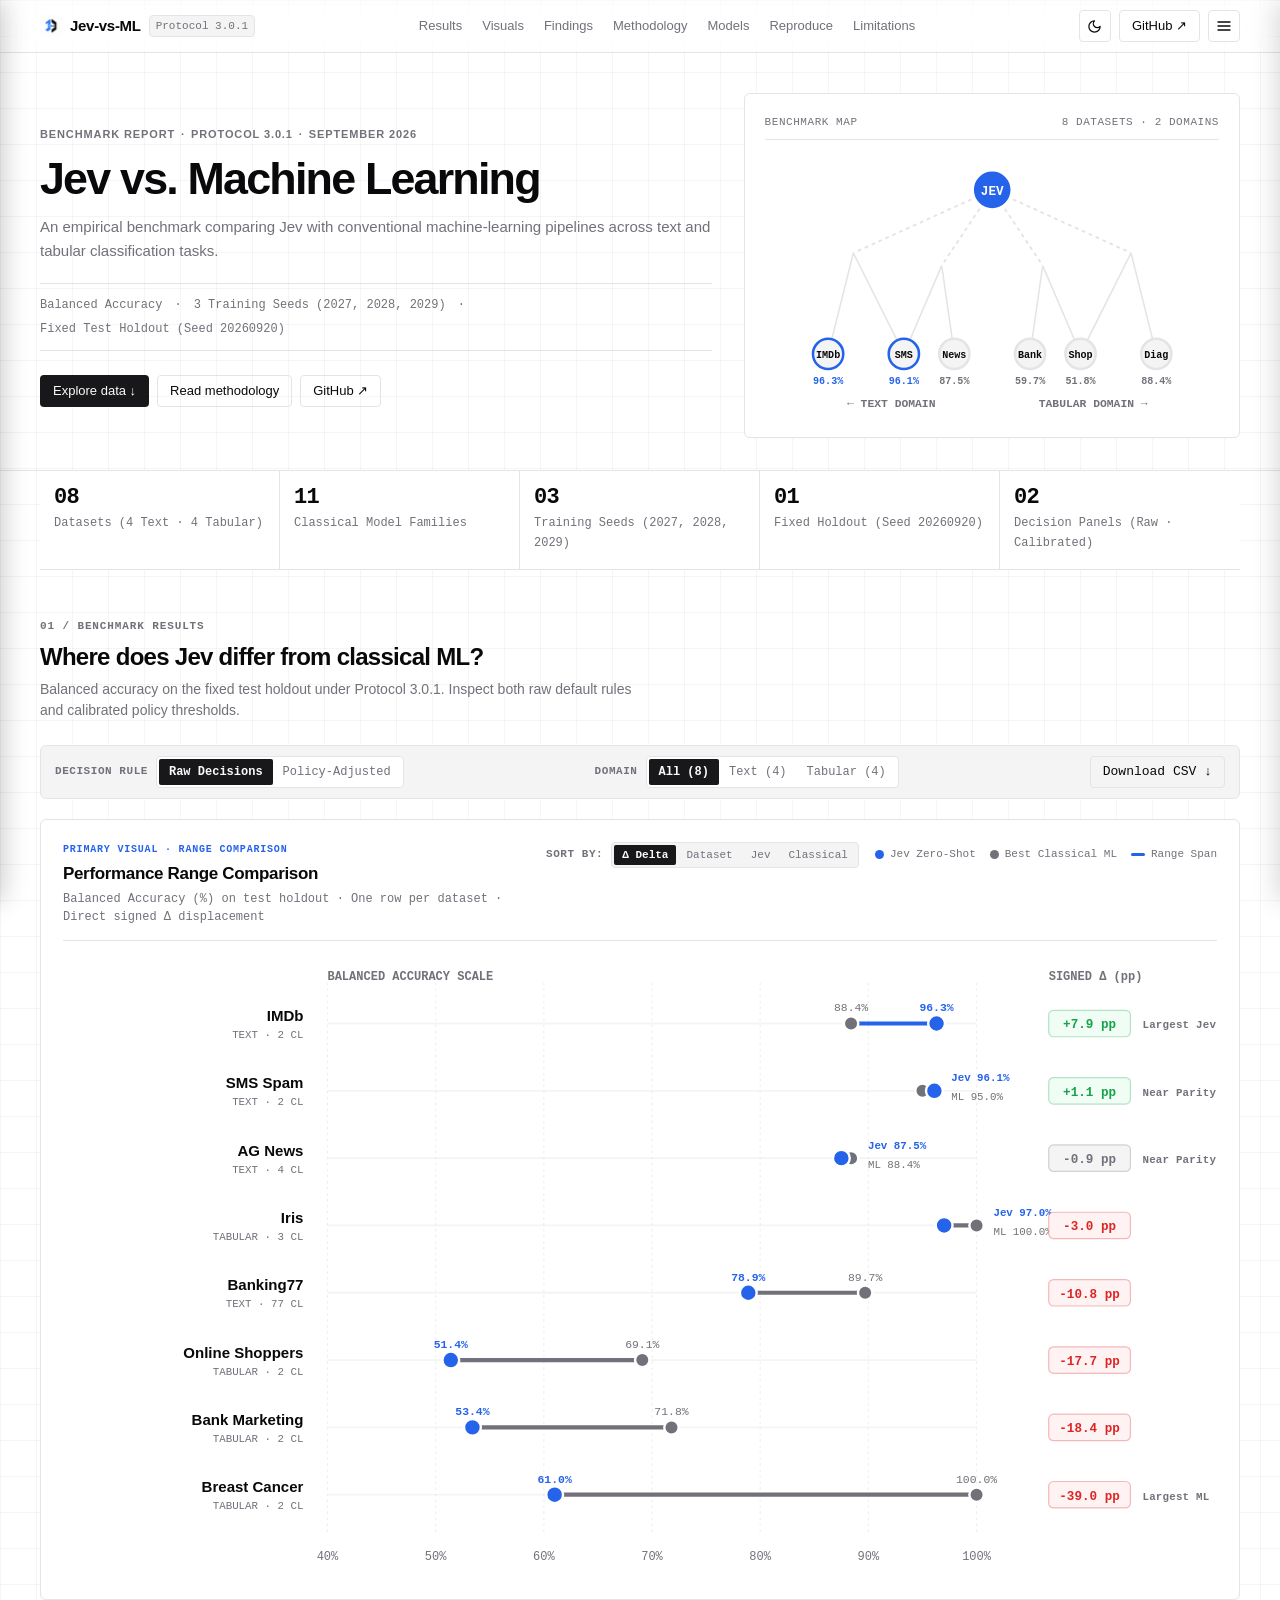
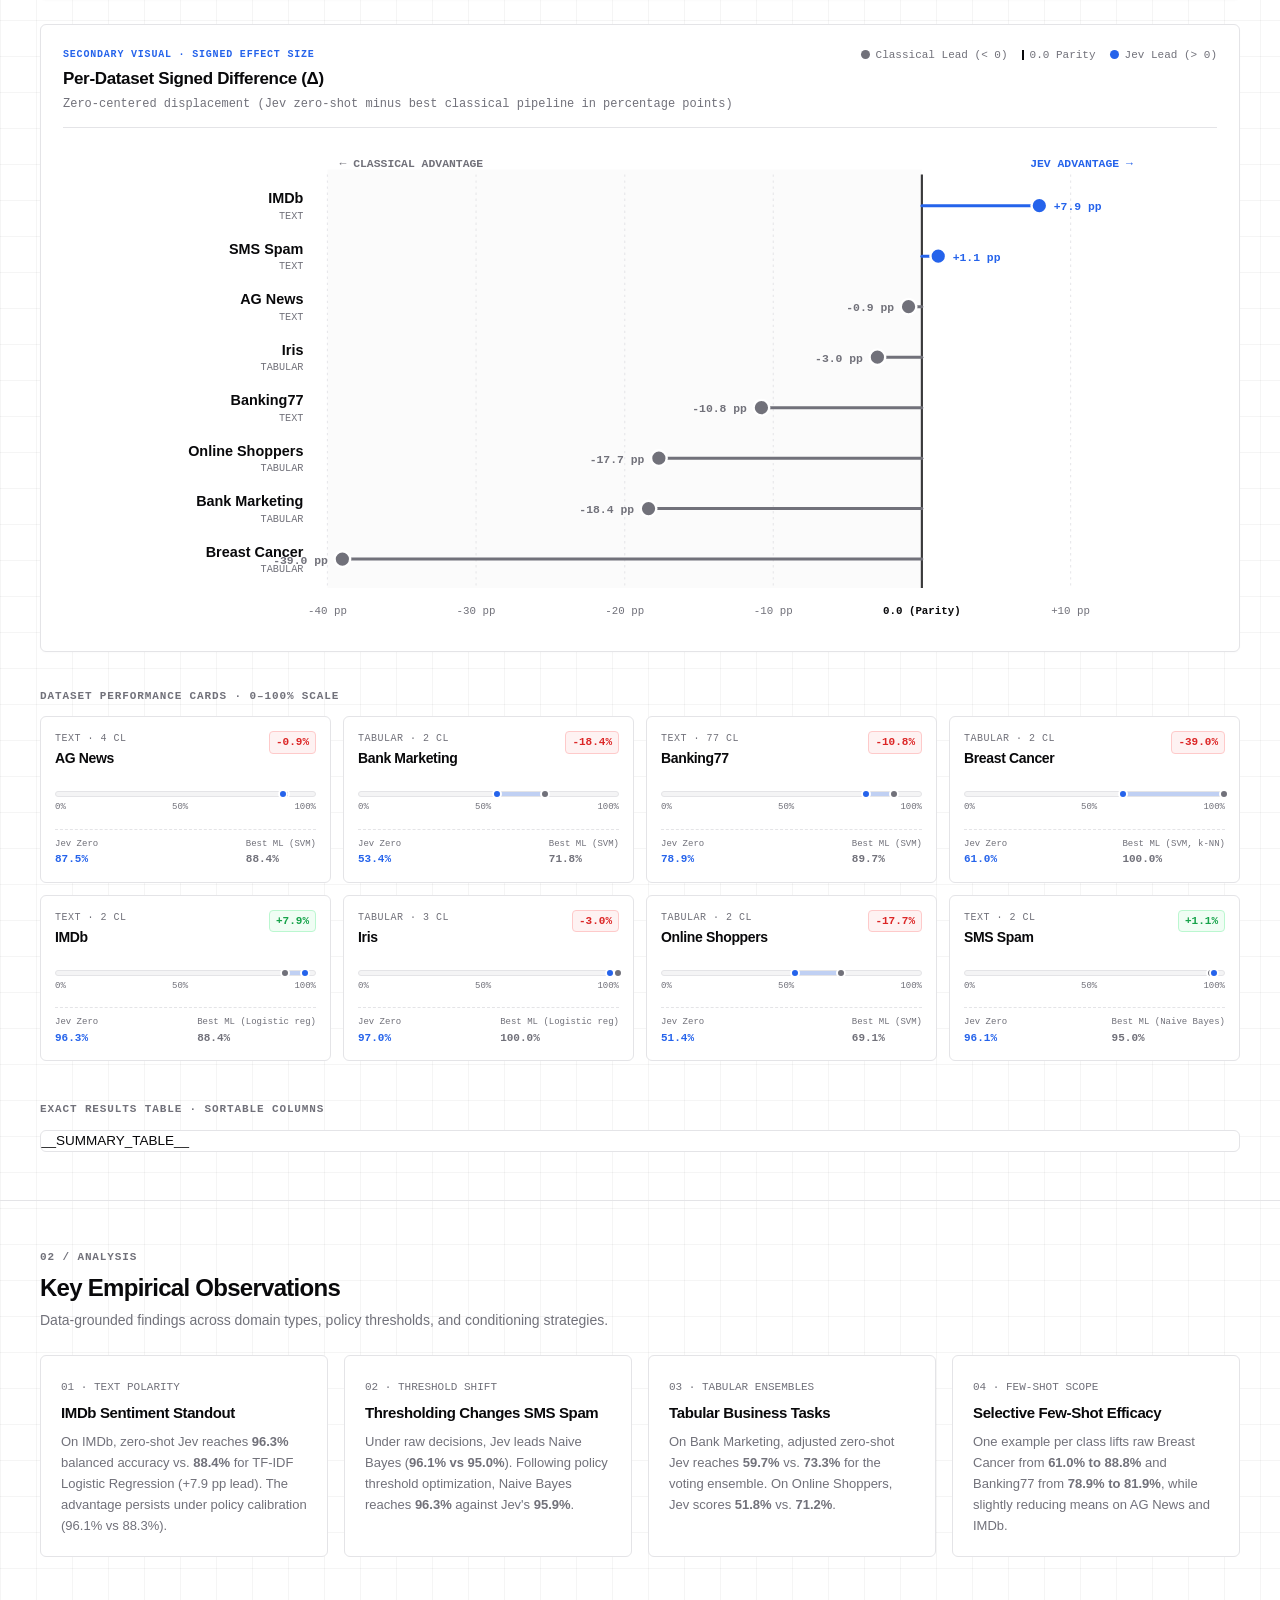
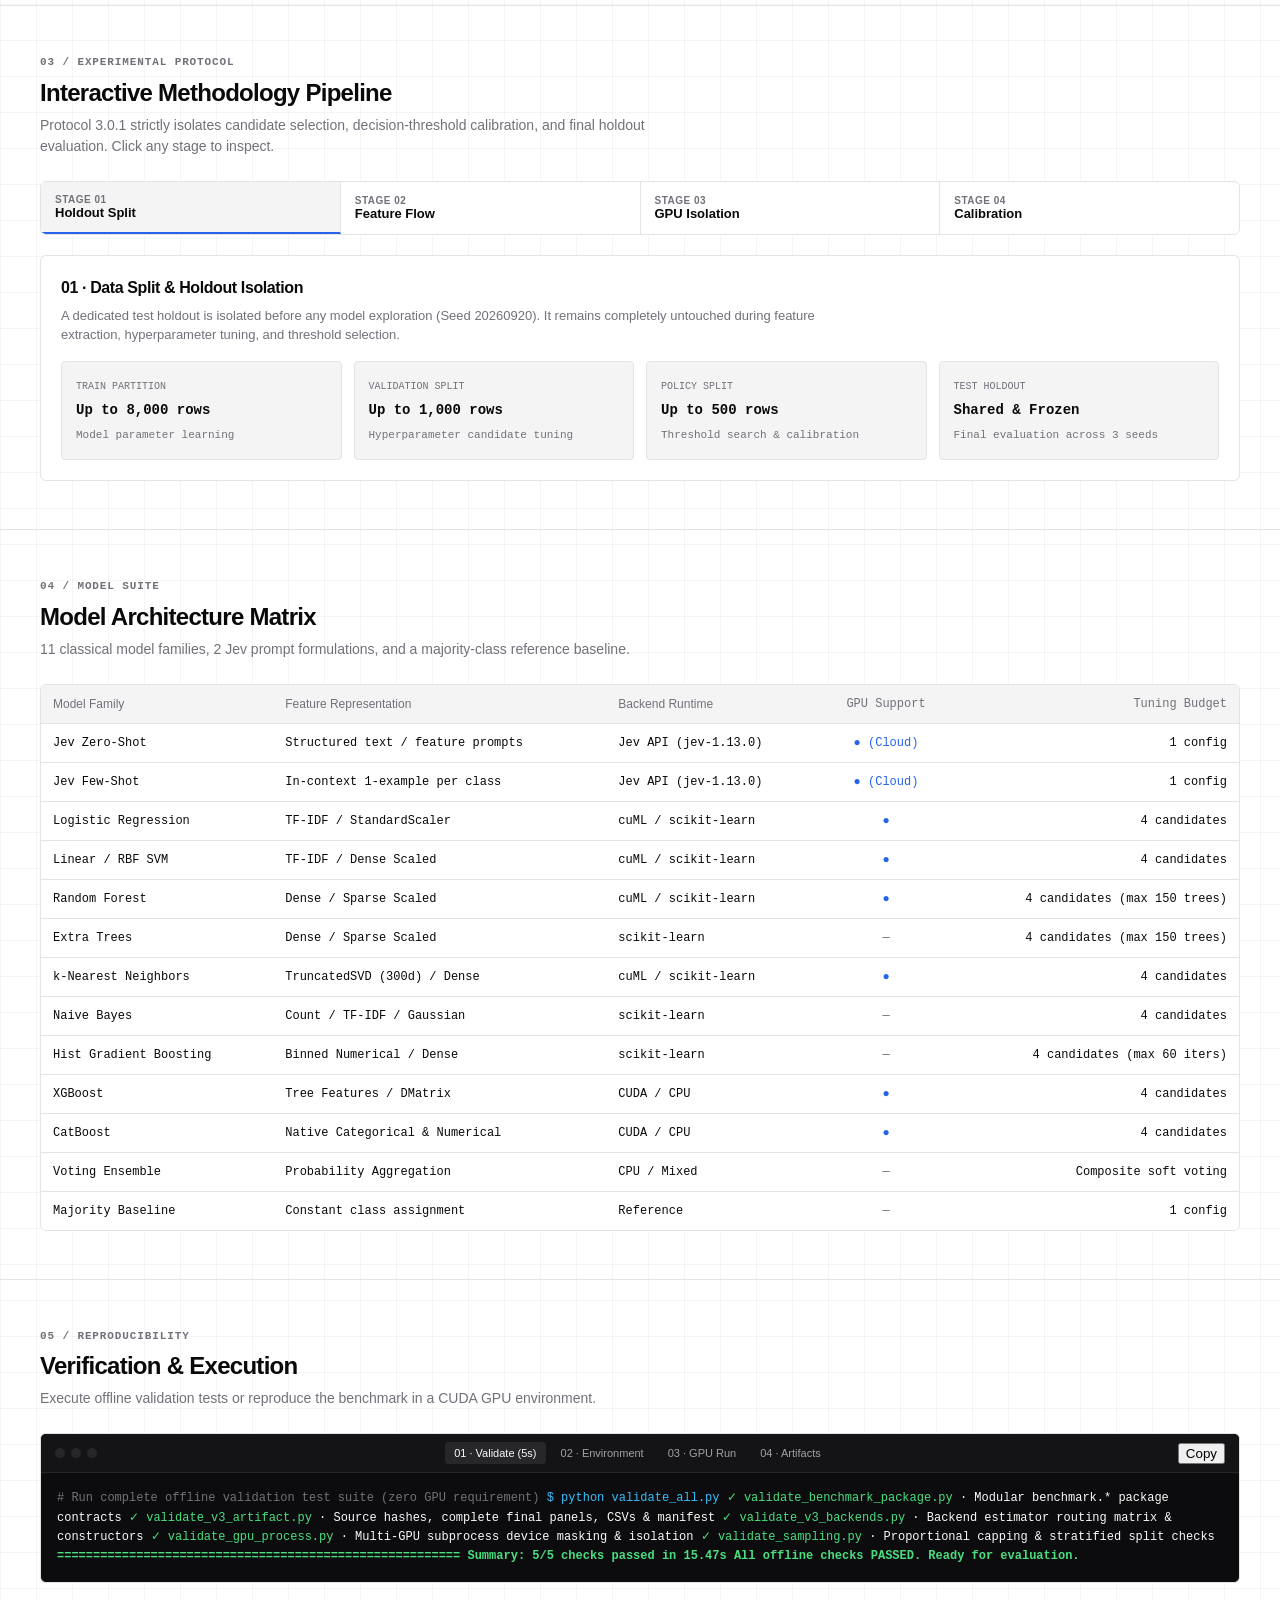
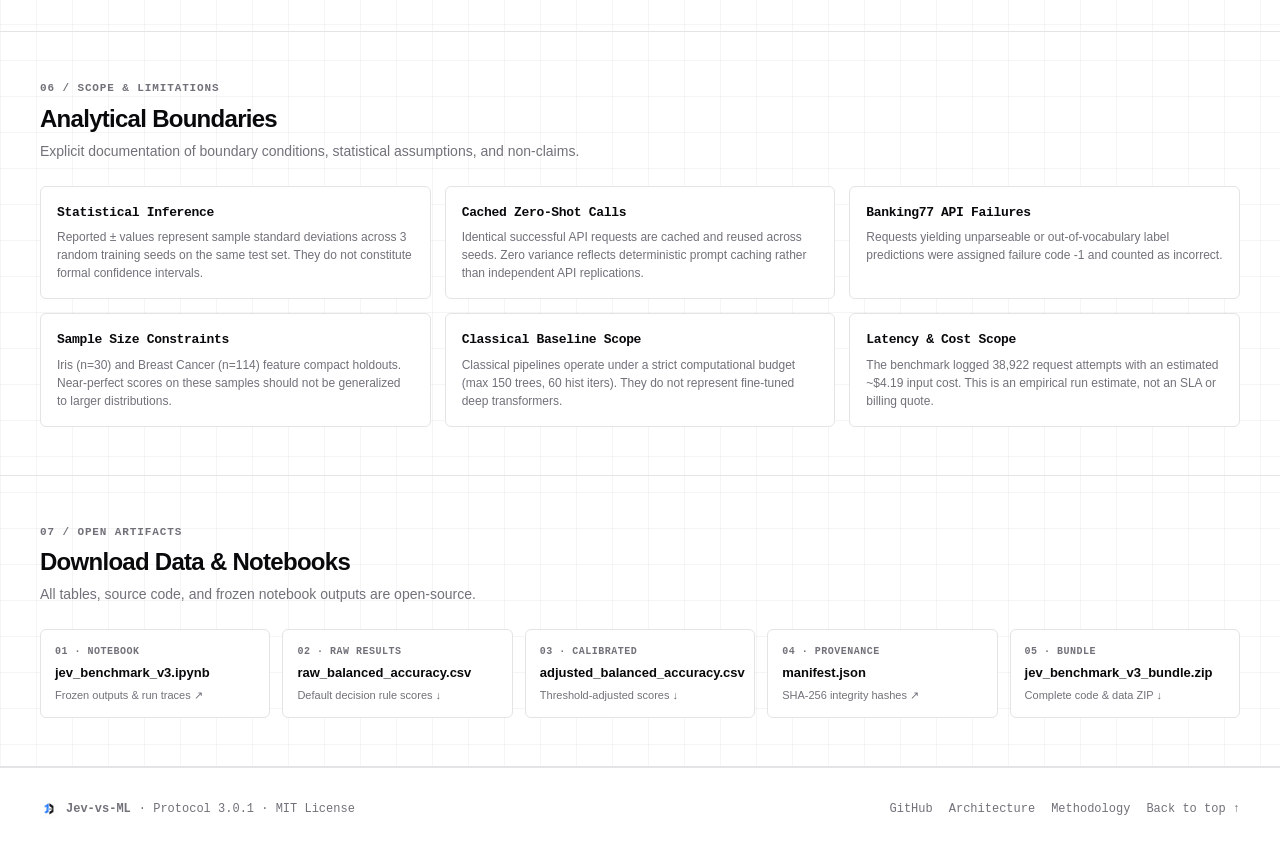
<file: docs/report.template.html>
<!doctype html>
<html lang="en">
<head>
  <meta charset="utf-8">
  <meta name="viewport" content="width=device-width, initial-scale=1">
  <title>Jev vs. Machine Learning — Empirical Benchmark</title>
  <meta name="description" content="An independent empirical benchmark comparing Jev 1.13.0 with 11 classical machine-learning classification pipelines across 8 text and tabular datasets under Protocol 3.0.1.">
  <meta property="og:title" content="Jev vs. Machine Learning Benchmark">
  <meta property="og:description" content="An empirical comparison of Jev with conventional ML pipelines across text and tabular classification tasks.">
  <meta property="og:type" content="website">
  <meta property="og:url" content="https://mugenkyou.github.io/JEV-VS-ML/">
  <meta name="twitter:card" content="summary_large_image">
  <link rel="apple-touch-icon" sizes="180x180" href="assets/LOGO/apple-touch-icon.png">
  <link rel="icon" type="image/png" sizes="32x32" href="assets/LOGO/favicon-32x32.png">
  <link rel="icon" type="image/png" sizes="16x16" href="assets/LOGO/favicon-16x16.png">
  <link rel="shortcut icon" href="assets/LOGO/favicon.ico">
  <link rel="manifest" href="assets/LOGO/site.webmanifest">
  <link rel="stylesheet" href="assets/report.css">
  <script defer src="assets/data.js"></script>
  <script defer src="assets/report.js"></script>
</head>
<body>
  <!-- Minimal Header -->
  <header class="site-header">
    <div class="container header-inner">
      <div class="brand">
        <img src="assets/LOGO/apple-touch-icon.png" alt="Jev-vs-ML Logo" class="brand-logo-img" width="22" height="22">
        <a href="#" class="brand-title">Jev-vs-ML</a>
        <span class="brand-badge font-mono">Protocol 3.0.1</span>
      </div>
      <nav class="nav-links" aria-label="Main Navigation">
        <a href="#results">Results</a>
        <a href="#visuals">Visuals</a>
        <a href="#analysis">Findings</a>
        <a href="#methodology">Methodology</a>
        <a href="#models">Models</a>
        <a href="#reproducibility">Reproduce</a>
        <a href="#limitations">Limitations</a>
      </nav>
      <div class="nav-actions">
        <button id="theme-toggle" class="btn btn-outline btn-icon" title="Toggle color theme" aria-label="Toggle theme">
          <span aria-hidden="true">🌙</span>
        </button>
        <a href="https://github.com/mugenkyou/JEV-VS-ML" class="btn btn-outline header-github-btn" target="_blank" rel="noopener noreferrer">
          GitHub ↗
        </a>
        <button id="mobile-menu-toggle" class="btn btn-outline btn-icon mobile-menu-btn" title="Open navigation menu" aria-label="Open navigation menu" aria-expanded="false" aria-controls="mobile-sidebar-nav">
          <svg class="hamburger-icon-svg" viewBox="0 0 24 24" width="16" height="16" stroke="currentColor" stroke-width="2" fill="none" stroke-linecap="round" stroke-linejoin="round">
            <line x1="3" y1="12" x2="21" y2="12"></line>
            <line x1="3" y1="6" x2="21" y2="6"></line>
            <line x1="3" y1="18" x2="21" y2="18"></line>
          </svg>
        </button>
      </div>
    </div>
    <nav class="mobile-nav-strip font-mono" aria-label="Mobile Navigation">
      <a href="#results">Results</a>
      <a href="#visuals">Visuals</a>
      <a href="#analysis">Findings</a>
      <a href="#methodology">Methodology</a>
      <a href="#models">Models</a>
      <a href="#reproducibility">Reproduce</a>
      <a href="#limitations">Limitations</a>
    </nav>
  </header>

  <!-- Mobile Slide-In Side Navbar -->
  <div id="mobile-nav-backdrop" class="mobile-nav-backdrop" aria-hidden="true"></div>
  <aside id="mobile-sidebar-nav" class="mobile-sidebar-nav" aria-label="Mobile Sidebar Navigation" role="dialog" aria-modal="true" aria-hidden="true">
    <div class="mobile-sidebar-header">
      <div class="brand">
        <img src="assets/LOGO/apple-touch-icon.png" alt="Jev-vs-ML Logo" class="brand-logo-img" width="22" height="22">
        <span class="brand-title">Jev-vs-ML</span>
        <span class="brand-badge font-mono">3.0.1</span>
      </div>
      <button id="mobile-sidebar-close" class="btn btn-outline btn-icon font-mono" aria-label="Close navigation menu">
        ✕
      </button>
    </div>
    <div class="mobile-sidebar-body">
      <div class="mobile-sidebar-section-tag font-mono">Sections</div>
      <nav class="mobile-sidebar-links font-mono">
        <a href="#results" class="mobile-sidebar-link"><span class="link-idx">01</span> Results Explorer</a>
        <a href="#visuals" class="mobile-sidebar-link"><span class="link-idx">02</span> Range & Difference Visuals</a>
        <a href="#analysis" class="mobile-sidebar-link"><span class="link-idx">03</span> Empirical Findings</a>
        <a href="#methodology" class="mobile-sidebar-link"><span class="link-idx">04</span> Protocol & Pipeline</a>
        <a href="#models" class="mobile-sidebar-link"><span class="link-idx">05</span> Model Architecture Matrix</a>
        <a href="#reproducibility" class="mobile-sidebar-link"><span class="link-idx">06</span> Execution & CLI</a>
        <a href="#limitations" class="mobile-sidebar-link"><span class="link-idx">07</span> Boundaries & Scope</a>
      </nav>

      <div class="mobile-sidebar-section-tag font-mono" style="margin-top: 1.5rem;">Artifacts & Repos</div>
      <div class="mobile-sidebar-links font-mono">
        <a href="https://github.com/mugenkyou/JEV-VS-ML" class="mobile-sidebar-link" target="_blank" rel="noopener noreferrer">GitHub Repository ↗</a>
        <a href="https://github.com/mugenkyou/JEV-VS-ML/blob/main/jev_benchmark_v3.ipynb" class="mobile-sidebar-link" target="_blank" rel="noopener noreferrer">Jupyter Notebook ↗</a>
        <a href="data/raw_balanced_accuracy.csv" class="mobile-sidebar-link" download>Download Raw CSV ↓</a>
        <a href="data/adjusted_balanced_accuracy.csv" class="mobile-sidebar-link" download>Download Calibrated CSV ↓</a>
      </div>
    </div>
    <div class="mobile-sidebar-footer font-mono">
      <span>Protocol 3.0.1 · MIT License</span>
    </div>
  </aside>

  <main>
    <!-- Hero Section (Editorial 2-Column + Benchmark Map) -->
    <section class="hero-section">
      <div class="container">
        <div class="hero-grid">
          <div>
            <div class="hero-eyebrow">
              <span>Benchmark Report</span>
              <span>·</span>
              <span>Protocol 3.0.1</span>
              <span>·</span>
              <span>September 2026</span>
            </div>
            <h1 class="hero-title">Jev vs. Machine Learning</h1>
            <p class="hero-lead">
              An empirical benchmark comparing Jev with conventional machine-learning pipelines across text and tabular classification tasks.
            </p>
            <div class="hero-meta-strip font-mono">
              <span>Balanced Accuracy</span>
              <span>·</span>
              <span>3 Training Seeds (2027, 2028, 2029)</span>
              <span>·</span>
              <span>Fixed Test Holdout (Seed 20260920)</span>
            </div>
            <div class="hero-actions">
              <a href="#results" class="btn btn-primary">Explore data ↓</a>
              <a href="#methodology" class="btn btn-outline">Read methodology</a>
              <a href="https://github.com/mugenkyou/JEV-VS-ML" class="btn btn-outline" target="_blank" rel="noopener noreferrer">GitHub ↗</a>
            </div>
          </div>

          <!-- Hero Benchmark Topology Map (WOW #1) -->
          <div class="hero-map-card">
            <div class="hero-map-head font-mono">
              <span>Benchmark Map</span>
              <span>8 Datasets · 2 Domains</span>
            </div>
            <div class="map-svg-wrap">
              <svg class="map-svg" viewBox="0 0 360 210" width="100%" height="210" aria-label="Benchmark Map Topology">
                <!-- Connective Links -->
                <path d="M 180 30 L 70 80 M 180 30 L 140 90 M 180 30 L 220 90 M 180 30 L 290 80" stroke="var(--border)" stroke-width="1.5" stroke-dasharray="3 3"/>
                <path d="M 70 80 L 50 160 M 70 80 L 110 160 M 140 90 L 110 160 M 140 90 L 150 160" stroke="var(--border)" stroke-width="1.2"/>
                <path d="M 220 90 L 210 160 M 220 90 L 250 160 M 290 80 L 250 160 M 290 80 L 310 160" stroke="var(--border)" stroke-width="1.2"/>

                <!-- Center Jev Node -->
                <circle cx="180" cy="30" r="16" fill="var(--bar-jev)" stroke="var(--card)" stroke-width="3"/>
                <text x="180" y="34" text-anchor="middle" font-size="10" font-weight="700" fill="#ffffff" font-family="ui-monospace, monospace">JEV</text>

                <!-- Domain Clusters -->
                <!-- TEXT CLUSTER -->
                <g class="map-node" onclick="window.openDrawer('IMDb')">
                  <circle cx="50" cy="160" r="12" fill="var(--secondary)" stroke="var(--bar-jev)" stroke-width="2"/>
                  <text x="50" y="163" text-anchor="middle" font-size="8" font-weight="600" fill="var(--foreground)" font-family="ui-monospace, monospace">IMDb</text>
                  <text x="50" y="184" text-anchor="middle" font-size="8" font-weight="700" fill="var(--accent)" font-family="ui-monospace, monospace">96.3%</text>
                </g>

                <g class="map-node" onclick="window.openDrawer('SMS Spam')">
                  <circle cx="110" cy="160" r="12" fill="var(--secondary)" stroke="var(--bar-jev)" stroke-width="2"/>
                  <text x="110" y="163" text-anchor="middle" font-size="8" font-weight="600" fill="var(--foreground)" font-family="ui-monospace, monospace">SMS</text>
                  <text x="110" y="184" text-anchor="middle" font-size="8" font-weight="700" fill="var(--accent)" font-family="ui-monospace, monospace">96.1%</text>
                </g>

                <g class="map-node" onclick="window.openDrawer('AG News')">
                  <circle cx="150" cy="160" r="12" fill="var(--secondary)" stroke="var(--border)" stroke-width="2"/>
                  <text x="150" y="163" text-anchor="middle" font-size="8" font-weight="600" fill="var(--foreground)" font-family="ui-monospace, monospace">News</text>
                  <text x="150" y="184" text-anchor="middle" font-size="8" font-weight="600" fill="var(--muted-foreground)" font-family="ui-monospace, monospace">87.5%</text>
                </g>

                <!-- TABULAR CLUSTER -->
                <g class="map-node" onclick="window.openDrawer('Bank Marketing')">
                  <circle cx="210" cy="160" r="12" fill="var(--secondary)" stroke="var(--border)" stroke-width="2"/>
                  <text x="210" y="163" text-anchor="middle" font-size="8" font-weight="600" fill="var(--foreground)" font-family="ui-monospace, monospace">Bank</text>
                  <text x="210" y="184" text-anchor="middle" font-size="8" font-weight="600" fill="var(--muted-foreground)" font-family="ui-monospace, monospace">59.7%</text>
                </g>

                <g class="map-node" onclick="window.openDrawer('Online Shoppers')">
                  <circle cx="250" cy="160" r="12" fill="var(--secondary)" stroke="var(--border)" stroke-width="2"/>
                  <text x="250" y="163" text-anchor="middle" font-size="8" font-weight="600" fill="var(--foreground)" font-family="ui-monospace, monospace">Shop</text>
                  <text x="250" y="184" text-anchor="middle" font-size="8" font-weight="600" fill="var(--muted-foreground)" font-family="ui-monospace, monospace">51.8%</text>
                </g>

                <g class="map-node" onclick="window.openDrawer('Breast Cancer')">
                  <circle cx="310" cy="160" r="12" fill="var(--secondary)" stroke="var(--border)" stroke-width="2"/>
                  <text x="310" y="163" text-anchor="middle" font-size="8" font-weight="600" fill="var(--foreground)" font-family="ui-monospace, monospace">Diag</text>
                  <text x="310" y="184" text-anchor="middle" font-size="8" font-weight="600" fill="var(--muted-foreground)" font-family="ui-monospace, monospace">88.4%</text>
                </g>

                <!-- Domain Labels -->
                <text x="100" y="202" text-anchor="middle" font-size="9" font-weight="600" fill="var(--muted-foreground)" font-family="ui-monospace, monospace">← TEXT DOMAIN</text>
                <text x="260" y="202" text-anchor="middle" font-size="9" font-weight="600" fill="var(--muted-foreground)" font-family="ui-monospace, monospace">TABULAR DOMAIN →</text>
              </svg>
            </div>
          </div>
        </div>
      </div>
    </section>

    <!-- Compact Snapshot Bar -->
    <div class="container">
      <div class="snapshot-bar font-mono">
        <div class="snapshot-item">
          <span class="snapshot-num">08</span>
          <span class="snapshot-label">Datasets (4 Text · 4 Tabular)</span>
        </div>
        <div class="snapshot-item">
          <span class="snapshot-num">11</span>
          <span class="snapshot-label">Classical Model Families</span>
        </div>
        <div class="snapshot-item">
          <span class="snapshot-num">03</span>
          <span class="snapshot-label">Training Seeds (2027, 2028, 2029)</span>
        </div>
        <div class="snapshot-item">
          <span class="snapshot-num">01</span>
          <span class="snapshot-label">Fixed Holdout (Seed 20260920)</span>
        </div>
        <div class="snapshot-item">
          <span class="snapshot-num">02</span>
          <span class="snapshot-label">Decision Panels (Raw · Calibrated)</span>
        </div>
      </div>
    </div>

    <!-- Results Section (The Main Event) -->
    <section id="results" class="section">
      <div class="container">
        <div class="section-header">
          <div>
            <div class="section-tag font-mono">01 / Benchmark Results</div>
            <h2 class="section-title">Where does Jev differ from classical ML?</h2>
            <p class="section-desc">
              Balanced accuracy on the fixed test holdout under Protocol 3.0.1. Inspect both raw default rules and calibrated policy thresholds.
            </p>
          </div>
        </div>

        <!-- Sticky Controls Toolbar -->
        <div class="toolbar">
          <div class="toolbar-group">
            <span class="control-label font-mono">Decision Rule</span>
            <div class="segmented-control font-mono">
              <label>
                <input type="radio" name="panel" value="raw" checked>
                <span>Raw Decisions</span>
              </label>
              <label>
                <input type="radio" name="panel" value="adjusted">
                <span>Policy-Adjusted</span>
              </label>
            </div>
          </div>

          <div class="toolbar-group">
            <span class="control-label font-mono">Domain</span>
            <div class="segmented-control font-mono">
              <label>
                <input type="radio" name="domain-filter" value="all" checked>
                <span>All (8)</span>
              </label>
              <label>
                <input type="radio" name="domain-filter" value="text">
                <span>Text (4)</span>
              </label>
              <label>
                <input type="radio" name="domain-filter" value="tabular">
                <span>Tabular (4)</span>
              </label>
            </div>
          </div>

          <div class="toolbar-group">
            <a id="csv-download" href="data/raw_balanced_accuracy.csv" class="btn btn-outline font-mono" download>
              Download CSV ↓
            </a>
          </div>
        </div>

        <!-- Main Visual Benchmark Explorer -->
        <div id="visuals" class="visuals-stack">
          <!-- 1. Primary Hero Visual: Full-Width Performance Range Comparison -->
          <div class="vis-card vis-card-hero">
            <div class="vis-head">
              <div class="vis-head-main">
                <div class="vis-badge-tag font-mono">Primary Visual · Range Comparison</div>
                <h3 class="vis-title">Performance Range Comparison</h3>
                <p class="vis-subtitle font-mono">Balanced Accuracy (%) on test holdout · One row per dataset · Direct signed Δ displacement</p>
              </div>

              <div class="vis-head-controls">
                <div class="vis-sort-group font-mono">
                  <span class="control-label">Sort By:</span>
                  <div class="segmented-control vis-sort-control">
                    <button type="button" class="sort-btn active" data-chart-sort="delta">Δ Delta</button>
                    <button type="button" class="sort-btn" data-chart-sort="dataset">Dataset</button>
                    <button type="button" class="sort-btn" data-chart-sort="jev">Jev</button>
                    <button type="button" class="sort-btn" data-chart-sort="classic">Classical</button>
                  </div>
                </div>

                <div class="vis-legend font-mono">
                  <span class="vis-legend-item"><span class="vis-swatch jev"></span> Jev Zero-Shot</span>
                  <span class="vis-legend-item"><span class="vis-swatch classic"></span> Best Classical ML</span>
                  <span class="vis-legend-item"><span class="vis-swatch-line"></span> Range Span</span>
                </div>
              </div>
            </div>

            <!-- Desktop / Tablet Range SVG View -->
            <div id="dumbbell-chart-wrap" class="chart-svg-container chart-desktop-view">
              __DUMBBELL_SVG__
            </div>

            <!-- Dedicated Mobile Comparison Rows View -->
            <div id="mobile-range-list" class="chart-mobile-view"></div>
          </div>

          <!-- 2. Secondary Visual: Zero-Centered Signed Difference Plot -->
          <div class="vis-card vis-card-secondary">
            <div class="vis-head">
              <div class="vis-head-main">
                <div class="vis-badge-tag font-mono">Secondary Visual · Signed Effect Size</div>
                <h3 class="vis-title">Per-Dataset Signed Difference (Δ)</h3>
                <p class="vis-subtitle font-mono">Zero-centered displacement (Jev zero-shot minus best classical pipeline in percentage points)</p>
              </div>
              <div class="vis-legend font-mono">
                <span class="vis-legend-item"><span class="vis-swatch classic"></span> Classical Lead (&lt; 0)</span>
                <span class="vis-legend-item"><span class="vis-swatch-zero"></span> 0.0 Parity</span>
                <span class="vis-legend-item"><span class="vis-swatch jev"></span> Jev Lead (&gt; 0)</span>
              </div>
            </div>

            <div id="diverging-chart-wrap" class="chart-svg-container chart-desktop-view">
              __DIVERGING_SVG__
            </div>

            <div id="mobile-diff-list" class="chart-mobile-view"></div>
          </div>
        </div>

        <!-- Swiss Editorial Small-Multiples Grid -->
        <div class="section-tag font-mono" style="margin-bottom: 0.75rem;">Dataset Performance Cards · 0–100% Scale</div>
        <div id="swiss-dataset-grid" class="swiss-grid">
          __DATASET_GRID__
        </div>

        <!-- Summary Results Table -->
        <div class="section-tag font-mono" style="margin-bottom: 0.75rem;">Exact Results Table · Sortable Columns</div>
        <div class="table-container">
          <div class="table-scroll-hint font-mono">← Swipe horizontally to view all model columns →</div>
          <table id="summary-table">
            __SUMMARY_TABLE__
          </table>
        </div>
      </div>
    </section>

    <!-- Key Analysis Findings -->
    <section id="analysis" class="section">
      <div class="container">
        <div class="section-header">
          <div>
            <div class="section-tag font-mono">02 / Analysis</div>
            <h2 class="section-title">Key Empirical Observations</h2>
            <p class="section-desc">
              Data-grounded findings across domain types, policy thresholds, and conditioning strategies.
            </p>
          </div>
        </div>

        <div style="display: grid; grid-template-columns: repeat(auto-fit, minmax(260px, 1fr)); gap: 1rem;">
          <div style="padding: 1.25rem; border: 1px solid var(--border); border-radius: var(--radius); background: var(--card);">
            <span class="font-mono" style="font-size: 0.6875rem; color: var(--muted-foreground); text-transform: uppercase;">01 · Text Polarity</span>
            <h3 style="font-size: 0.9375rem; font-weight: 600; margin: 0.375rem 0 0.5rem;">IMDb Sentiment Standout</h3>
            <p style="font-size: 0.8125rem; color: var(--muted-foreground); margin: 0; line-height: 1.6;">
              On IMDb, zero-shot Jev reaches <strong>96.3%</strong> balanced accuracy vs. <strong>88.4%</strong> for TF-IDF Logistic Regression (+7.9 pp lead). The advantage persists under policy calibration (96.1% vs 88.3%).
            </p>
          </div>

          <div style="padding: 1.25rem; border: 1px solid var(--border); border-radius: var(--radius); background: var(--card);">
            <span class="font-mono" style="font-size: 0.6875rem; color: var(--muted-foreground); text-transform: uppercase;">02 · Threshold Shift</span>
            <h3 style="font-size: 0.9375rem; font-weight: 600; margin: 0.375rem 0 0.5rem;">Thresholding Changes SMS Spam</h3>
            <p style="font-size: 0.8125rem; color: var(--muted-foreground); margin: 0; line-height: 1.6;">
              Under raw decisions, Jev leads Naive Bayes (<strong>96.1% vs 95.0%</strong>). Following policy threshold optimization, Naive Bayes reaches <strong>96.3%</strong> against Jev's <strong>95.9%</strong>.
            </p>
          </div>

          <div style="padding: 1.25rem; border: 1px solid var(--border); border-radius: var(--radius); background: var(--card);">
            <span class="font-mono" style="font-size: 0.6875rem; color: var(--muted-foreground); text-transform: uppercase;">03 · Tabular Ensembles</span>
            <h3 style="font-size: 0.9375rem; font-weight: 600; margin: 0.375rem 0 0.5rem;">Tabular Business Tasks</h3>
            <p style="font-size: 0.8125rem; color: var(--muted-foreground); margin: 0; line-height: 1.6;">
              On Bank Marketing, adjusted zero-shot Jev reaches <strong>59.7%</strong> vs. <strong>73.3%</strong> for the voting ensemble. On Online Shoppers, Jev scores <strong>51.8%</strong> vs. <strong>71.2%</strong>.
            </p>
          </div>

          <div style="padding: 1.25rem; border: 1px solid var(--border); border-radius: var(--radius); background: var(--card);">
            <span class="font-mono" style="font-size: 0.6875rem; color: var(--muted-foreground); text-transform: uppercase;">04 · Few-Shot Scope</span>
            <h3 style="font-size: 0.9375rem; font-weight: 600; margin: 0.375rem 0 0.5rem;">Selective Few-Shot Efficacy</h3>
            <p style="font-size: 0.8125rem; color: var(--muted-foreground); margin: 0; line-height: 1.6;">
              One example per class lifts raw Breast Cancer from <strong>61.0% to 88.8%</strong> and Banking77 from <strong>78.9% to 81.9%</strong>, while slightly reducing means on AG News and IMDb.
            </p>
          </div>
        </div>
      </div>
    </section>

    <!-- Interactive Methodology Pipeline (WOW #4) -->
    <section id="methodology" class="section">
      <div class="container">
        <div class="section-header">
          <div>
            <div class="section-tag font-mono">03 / Experimental Protocol</div>
            <h2 class="section-title">Interactive Methodology Pipeline</h2>
            <p class="section-desc">
              Protocol 3.0.1 strictly isolates candidate selection, decision-threshold calibration, and final holdout evaluation. Click any stage to inspect.
            </p>
          </div>
        </div>

        <!-- Stepper Badges -->
        <div class="pipeline-stepper font-mono">
          <button class="pipeline-step-btn active" data-step="01-split">
            <span class="step-btn-num">Stage 01</span>
            <span class="step-btn-title">Holdout Split</span>
          </button>
          <button class="pipeline-step-btn" data-step="02-features">
            <span class="step-btn-num">Stage 02</span>
            <span class="step-btn-title">Feature Flow</span>
          </button>
          <button class="pipeline-step-btn" data-step="03-gpu">
            <span class="step-btn-num">Stage 03</span>
            <span class="step-btn-title">GPU Isolation</span>
          </button>
          <button class="pipeline-step-btn" data-step="04-calibration">
            <span class="step-btn-num">Stage 04</span>
            <span class="step-btn-title">Calibration</span>
          </button>
        </div>

        <!-- Interactive Pane -->
        <div class="pipeline-pane">
          <h3 id="pipeline-pane-title" style="font-size: 1rem; font-weight: 600; margin-bottom: 0.375rem;">01 · Data Split & Holdout Isolation</h3>
          <p id="pipeline-pane-desc" style="font-size: 0.8125rem; color: var(--muted-foreground); max-width: 48rem;">
            A dedicated test holdout is isolated before any model exploration (Seed 20260920). It remains completely untouched during feature extraction, hyperparameter tuning, and threshold selection.
          </p>
          <div id="pipeline-flow-boxes" class="pipeline-flow-diagram font-mono">
            <div class="flow-box">
              <span style="font-size: 0.625rem; color: var(--muted-foreground); text-transform: uppercase;">Train Partition</span>
              <strong style="display: block; font-size: 0.875rem; margin: 0.25rem 0;">Up to 8,000 rows</strong>
              <span style="font-size: 0.6875rem; color: var(--muted-foreground);">Model parameter learning</span>
            </div>
            <div class="flow-box">
              <span style="font-size: 0.625rem; color: var(--muted-foreground); text-transform: uppercase;">Validation Split</span>
              <strong style="display: block; font-size: 0.875rem; margin: 0.25rem 0;">Up to 1,000 rows</strong>
              <span style="font-size: 0.6875rem; color: var(--muted-foreground);">Hyperparameter candidate tuning</span>
            </div>
            <div class="flow-box">
              <span style="font-size: 0.625rem; color: var(--muted-foreground); text-transform: uppercase;">Policy Split</span>
              <strong style="display: block; font-size: 0.875rem; margin: 0.25rem 0;">Up to 500 rows</strong>
              <span style="font-size: 0.6875rem; color: var(--muted-foreground);">Threshold search & calibration</span>
            </div>
            <div class="flow-box">
              <span style="font-size: 0.625rem; color: var(--muted-foreground); text-transform: uppercase;">Test Holdout</span>
              <strong style="display: block; font-size: 0.875rem; margin: 0.25rem 0;">Shared & Frozen</strong>
              <span style="font-size: 0.6875rem; color: var(--muted-foreground);">Final evaluation across 3 seeds</span>
            </div>
          </div>
        </div>
      </div>
    </section>

    <!-- Model Landscape Matrix -->
    <section id="models" class="section">
      <div class="container">
        <div class="section-header">
          <div>
            <div class="section-tag font-mono">04 / Model Suite</div>
            <h2 class="section-title">Model Architecture Matrix</h2>
            <p class="section-desc">
              11 classical model families, 2 Jev prompt formulations, and a majority-class reference baseline.
            </p>
          </div>
        </div>

        <div class="table-container">
          <table>
            <thead>
              <tr>
                <th>Model Family</th>
                <th>Feature Representation</th>
                <th>Backend Runtime</th>
                <th class="text-center font-mono">GPU Support</th>
                <th class="text-right font-mono">Tuning Budget</th>
              </tr>
            </thead>
            <tbody class="font-mono" style="font-size: 0.75rem;">
              <tr>
                <td class="font-medium text-foreground">Jev Zero-Shot</td>
                <td>Structured text / feature prompts</td>
                <td>Jev API (<code>jev-1.13.0</code>)</td>
                <td class="text-center text-accent">● (Cloud)</td>
                <td class="text-right">1 config</td>
              </tr>
              <tr>
                <td class="font-medium text-foreground">Jev Few-Shot</td>
                <td>In-context 1-example per class</td>
                <td>Jev API (<code>jev-1.13.0</code>)</td>
                <td class="text-center text-accent">● (Cloud)</td>
                <td class="text-right">1 config</td>
              </tr>
              <tr>
                <td class="font-medium text-foreground">Logistic Regression</td>
                <td>TF-IDF / StandardScaler</td>
                <td>cuML / scikit-learn</td>
                <td class="text-center text-accent">●</td>
                <td class="text-right">4 candidates</td>
              </tr>
              <tr>
                <td class="font-medium text-foreground">Linear / RBF SVM</td>
                <td>TF-IDF / Dense Scaled</td>
                <td>cuML / scikit-learn</td>
                <td class="text-center text-accent">●</td>
                <td class="text-right">4 candidates</td>
              </tr>
              <tr>
                <td class="font-medium text-foreground">Random Forest</td>
                <td>Dense / Sparse Scaled</td>
                <td>cuML / scikit-learn</td>
                <td class="text-center text-accent">●</td>
                <td class="text-right">4 candidates (max 150 trees)</td>
              </tr>
              <tr>
                <td class="font-medium text-foreground">Extra Trees</td>
                <td>Dense / Sparse Scaled</td>
                <td>scikit-learn</td>
                <td class="text-center text-muted">—</td>
                <td class="text-right">4 candidates (max 150 trees)</td>
              </tr>
              <tr>
                <td class="font-medium text-foreground">k-Nearest Neighbors</td>
                <td>TruncatedSVD (300d) / Dense</td>
                <td>cuML / scikit-learn</td>
                <td class="text-center text-accent">●</td>
                <td class="text-right">4 candidates</td>
              </tr>
              <tr>
                <td class="font-medium text-foreground">Naive Bayes</td>
                <td>Count / TF-IDF / Gaussian</td>
                <td>scikit-learn</td>
                <td class="text-center text-muted">—</td>
                <td class="text-right">4 candidates</td>
              </tr>
              <tr>
                <td class="font-medium text-foreground">Hist Gradient Boosting</td>
                <td>Binned Numerical / Dense</td>
                <td>scikit-learn</td>
                <td class="text-center text-muted">—</td>
                <td class="text-right">4 candidates (max 60 iters)</td>
              </tr>
              <tr>
                <td class="font-medium text-foreground">XGBoost</td>
                <td>Tree Features / DMatrix</td>
                <td>CUDA / CPU</td>
                <td class="text-center text-accent">●</td>
                <td class="text-right">4 candidates</td>
              </tr>
              <tr>
                <td class="font-medium text-foreground">CatBoost</td>
                <td>Native Categorical & Numerical</td>
                <td>CUDA / CPU</td>
                <td class="text-center text-accent">●</td>
                <td class="text-right">4 candidates</td>
              </tr>
              <tr>
                <td class="font-medium text-foreground">Voting Ensemble</td>
                <td>Probability Aggregation</td>
                <td>CPU / Mixed</td>
                <td class="text-center text-muted">—</td>
                <td class="text-right">Composite soft voting</td>
              </tr>
              <tr>
                <td class="font-medium text-foreground">Majority Baseline</td>
                <td>Constant class assignment</td>
                <td>Reference</td>
                <td class="text-center text-muted">—</td>
                <td class="text-right">1 config</td>
              </tr>
            </tbody>
          </table>
        </div>
      </div>
    </section>

    <!-- Reproducibility Terminal -->
    <section id="reproducibility" class="section">
      <div class="container">
        <div class="section-header">
          <div>
            <div class="section-tag font-mono">05 / Reproducibility</div>
            <h2 class="section-title">Verification & Execution</h2>
            <p class="section-desc">
              Execute offline validation tests or reproduce the benchmark in a CUDA GPU environment.
            </p>
          </div>
        </div>

        <div class="terminal-shell font-mono">
          <div class="terminal-topbar">
            <div class="terminal-dots">
              <span></span><span></span><span></span>
            </div>
            <div class="terminal-tabs">
              <button class="term-tab-btn active" data-term="validate">01 · Validate (5s)</button>
              <button class="term-tab-btn" data-term="setup">02 · Environment</button>
              <button class="term-tab-btn" data-term="run">03 · GPU Run</button>
              <button class="term-tab-btn" data-term="export">04 · Artifacts</button>
            </div>
            <button class="copy-btn" data-copy="python validate_all.py">Copy</button>
          </div>
          <div id="terminal-content" class="terminal-body">
<span class="term-comment"># Run complete offline validation test suite (zero GPU requirement)</span>
<span class="term-cmd">$ python validate_all.py</span>

<span class="term-pass">✓ validate_benchmark_package.py</span> · Modular benchmark.* package contracts
<span class="term-pass">✓ validate_v3_artifact.py</span> · Source hashes, complete final panels, CSVs & manifest
<span class="term-pass">✓ validate_v3_backends.py</span> · Backend estimator routing matrix & constructors
<span class="term-pass">✓ validate_gpu_process.py</span> · Multi-GPU subprocess device masking & isolation
<span class="term-pass">✓ validate_sampling.py</span> · Proportional capping & stratified split checks

<span class="term-pass font-semibold">========================================================
Summary: 5/5 checks passed in 15.47s
All offline checks PASSED. Ready for evaluation.</span>
          </div>
        </div>
      </div>
    </section>

    <!-- Limitations Section -->
    <section id="limitations" class="section">
      <div class="container">
        <div class="section-header">
          <div>
            <div class="section-tag font-mono">06 / Scope & Limitations</div>
            <h2 class="section-title">Analytical Boundaries</h2>
            <p class="section-desc">
              Explicit documentation of boundary conditions, statistical assumptions, and non-claims.
            </p>
          </div>
        </div>

        <div class="limits-grid">
          <div class="limit-card">
            <h3 class="limit-title font-mono">Statistical Inference</h3>
            <p>
              Reported ± values represent sample standard deviations across 3 random training seeds on the same test set. They do not constitute formal confidence intervals.
            </p>
          </div>
          <div class="limit-card">
            <h3 class="limit-title font-mono">Cached Zero-Shot Calls</h3>
            <p>
              Identical successful API requests are cached and reused across seeds. Zero variance reflects deterministic prompt caching rather than independent API replications.
            </p>
          </div>
          <div class="limit-card">
            <h3 class="limit-title font-mono">Banking77 API Failures</h3>
            <p>
              Requests yielding unparseable or out-of-vocabulary label predictions were assigned failure code -1 and counted as incorrect.
            </p>
          </div>
          <div class="limit-card">
            <h3 class="limit-title font-mono">Sample Size Constraints</h3>
            <p>
              Iris (n=30) and Breast Cancer (n=114) feature compact holdouts. Near-perfect scores on these samples should not be generalized to larger distributions.
            </p>
          </div>
          <div class="limit-card">
            <h3 class="limit-title font-mono">Classical Baseline Scope</h3>
            <p>
              Classical pipelines operate under a strict computational budget (max 150 trees, 60 hist iters). They do not represent fine-tuned deep transformers.
            </p>
          </div>
          <div class="limit-card">
            <h3 class="limit-title font-mono">Latency & Cost Scope</h3>
            <p>
              The benchmark logged 38,922 request attempts with an estimated ~$4.19 input cost. This is an empirical run estimate, not an SLA or billing quote.
            </p>
          </div>
        </div>
      </div>
    </section>

    <!-- Open Artifacts Downloads -->
    <section class="section">
      <div class="container">
        <div class="section-header">
          <div>
            <div class="section-tag font-mono">07 / Open Artifacts</div>
            <h2 class="section-title">Download Data & Notebooks</h2>
            <p class="section-desc">
              All tables, source code, and frozen notebook outputs are open-source.
            </p>
          </div>
        </div>

        <div class="artifacts-grid">
          <a href="https://github.com/mugenkyou/JEV-VS-ML/blob/main/jev_benchmark_v3.ipynb" class="artifact-card" target="_blank" rel="noopener noreferrer">
            <span class="artifact-tag font-mono">01 · Notebook</span>
            <span class="artifact-name">jev_benchmark_v3.ipynb</span>
            <span class="artifact-sub">Frozen outputs & run traces ↗</span>
          </a>
          <a href="data/raw_balanced_accuracy.csv" class="artifact-card" download>
            <span class="artifact-tag font-mono">02 · Raw Results</span>
            <span class="artifact-name">raw_balanced_accuracy.csv</span>
            <span class="artifact-sub">Default decision rule scores ↓</span>
          </a>
          <a href="data/adjusted_balanced_accuracy.csv" class="artifact-card" download>
            <span class="artifact-tag font-mono">03 · Calibrated</span>
            <span class="artifact-name">adjusted_balanced_accuracy.csv</span>
            <span class="artifact-sub">Threshold-adjusted scores ↓</span>
          </a>
          <a href="https://github.com/mugenkyou/JEV-VS-ML/blob/main/published_results/manifest.json" class="artifact-card" target="_blank" rel="noopener noreferrer">
            <span class="artifact-tag font-mono">04 · Provenance</span>
            <span class="artifact-name">manifest.json</span>
            <span class="artifact-sub">SHA-256 integrity hashes ↗</span>
          </a>
          <a href="https://github.com/mugenkyou/JEV-VS-ML/raw/refs/heads/main/jev_benchmark_v3_bundle.zip" class="artifact-card">
            <span class="artifact-tag font-mono">05 · Bundle</span>
            <span class="artifact-name">jev_benchmark_v3_bundle.zip</span>
            <span class="artifact-sub">Complete code & data ZIP ↓</span>
          </a>
        </div>
      </div>
    </section>
  </main>

  <!-- DATASET DETAIL DRAWER (WOW #3) -->
  <div id="drawer-backdrop" class="drawer-backdrop" aria-hidden="true"></div>
  <aside id="dataset-drawer" class="drawer-panel" aria-label="Dataset Inspector" role="dialog" aria-modal="true">
    <div class="drawer-header">
      <div class="drawer-title-group">
        <h3 id="drawer-title">IMDb</h3>
        <span id="drawer-meta" class="drawer-subtitle font-mono">Text Classification · 2 Classes · 1,000 Test Rows</span>
      </div>
      <button id="drawer-close-btn" class="drawer-close font-mono" aria-label="Close dataset drawer">✕ ESC</button>
    </div>

    <div class="drawer-body">
      <p id="drawer-desc" style="font-size: 0.8125rem; color: var(--muted-foreground); margin: 0; line-height: 1.6;">
        Movie review sentiment polarity classification from long-form user reviews.
      </p>

      <!-- Comparative Metric Hero -->
      <div class="drawer-metric-hero font-mono">
        <div class="drawer-m-card">
          <span class="drawer-m-label">Jev Zero-Shot</span>
          <span id="drawer-val-jev-zero" class="drawer-m-val text-accent">96.3%</span>
        </div>
        <div class="drawer-m-card">
          <span id="drawer-lbl-classic" class="drawer-m-label">Best Classical</span>
          <span id="drawer-val-classic" class="drawer-m-val text-muted">88.4%</span>
        </div>
        <div class="drawer-m-card">
          <span class="drawer-m-label">Difference (Δ)</span>
          <span id="drawer-val-delta" class="drawer-m-val text-accent">+7.9 pp</span>
        </div>
      </div>

      <!-- Variance & Dispersion Plot -->
      <div class="drawer-variance-box">
        <div class="drawer-section-title font-mono">Seed Variance & Dispersion (Mean ± 1 SD)</div>
        <div id="drawer-variance-content"></div>
      </div>

      <!-- Full 14-Model Score Breakdown -->
      <div>
        <div class="drawer-section-title font-mono">Complete 14-Model Score Breakdown</div>
        <div id="drawer-models-list" class="drawer-models-grid"></div>
      </div>

      <!-- Provenance Footnote -->
      <div style="font-size: 0.6875rem; color: var(--muted-foreground); padding-top: 0.5rem; border-top: 1px solid var(--border);" class="font-mono">
        Training Seeds: <code>2027, 2028, 2029</code> · Holdout Seed: <code>20260920</code> · Protocol 3.0.1
      </div>
    </div>
  </aside>

  <!-- Minimal Footer -->
  <footer class="site-footer">
    <div class="container footer-inner">
      <div class="footer-brand font-mono">
        <img src="assets/LOGO/apple-touch-icon.png" alt="Jev-vs-ML Logo" class="footer-logo-img" width="18" height="18">
        <strong>Jev-vs-ML</strong> · Protocol 3.0.1 · MIT License
      </div>
      <div class="footer-links font-mono">
        <a href="https://github.com/mugenkyou/JEV-VS-ML" target="_blank" rel="noopener noreferrer">GitHub</a>
        <a href="https://github.com/mugenkyou/JEV-VS-ML/blob/main/ARCHITECTURE.md" target="_blank" rel="noopener noreferrer">Architecture</a>
        <a href="https://github.com/mugenkyou/JEV-VS-ML/blob/main/docs/methodology.md" target="_blank" rel="noopener noreferrer">Methodology</a>
        <a href="#">Back to top ↑</a>
      </div>
    </div>
  </footer>
</body>
</html>
</file>
<file: docs/assets/report.css>
/* Jev vs ML — Production Benchmark Design System */
/* Mobile-first, responsive, accessible, zero-dependency stylesheet */

:root {
  --background: #ffffff;
  --foreground: #09090b;
  --card: #ffffff;
  --card-foreground: #09090b;
  --popover: #ffffff;
  --popover-foreground: #09090b;
  --primary: #18181b;
  --primary-foreground: #fafafa;
  --secondary: #f4f4f5;
  --secondary-foreground: #18181b;
  --muted: #f4f4f5;
  --muted-foreground: #71717a;
  --accent: #2563eb;
  --accent-foreground: #ffffff;
  --accent-subtle: #eff6ff;
  --accent-border: #bfdbfe;
  --border: #e4e4e7;
  --border-subtle: #f4f4f5;
  --input: #e4e4e7;
  --ring: #18181b;
  --radius: 6px;
  --radius-sm: 4px;

  --delta-pos-bg: #f0fdf4;
  --delta-pos-fg: #16a34a;
  --delta-pos-border: #bbf7d0;

  --delta-neg-bg: #fef2f2;
  --delta-neg-fg: #dc2626;
  --delta-neg-border: #fecaca;

  --delta-neutral-bg: #f4f4f5;
  --delta-neutral-fg: #71717a;
  --delta-neutral-border: #e4e4e7;

  --bar-jev: #2563eb;
  --bar-few: #60a5fa;
  --bar-classic: #71717a;
  --grid-line: rgba(0, 0, 0, 0.04);
  --drawer-overlay: rgba(0, 0, 0, 0.5);
}

[data-theme="dark"] {
  --background: #09090b;
  --foreground: #fafafa;
  --card: #0c0c0e;
  --card-foreground: #fafafa;
  --popover: #0c0c0e;
  --popover-foreground: #fafafa;
  --primary: #fafafa;
  --primary-foreground: #18181b;
  --secondary: #141417;
  --secondary-foreground: #fafafa;
  --muted: #141417;
  --muted-foreground: #a1a1aa;
  --accent: #3b82f6;
  --accent-foreground: #ffffff;
  --accent-subtle: #172554;
  --accent-border: #1e3a8a;
  --border: #27272a;
  --border-subtle: #18181b;
  --input: #27272a;
  --ring: #d4d4d8;

  --delta-pos-bg: #052e16;
  --delta-pos-fg: #4ade80;
  --delta-pos-border: #14532d;

  --delta-neg-bg: #450a0a;
  --delta-neg-fg: #f87171;
  --delta-neg-border: #7f1d1d;

  --delta-neutral-bg: #141417;
  --delta-neutral-fg: #a1a1aa;
  --delta-neutral-border: #27272a;

  --bar-jev: #3b82f6;
  --bar-few: #93c5fd;
  --bar-classic: #a1a1aa;
  --grid-line: rgba(255, 255, 255, 0.04);
  --drawer-overlay: rgba(0, 0, 0, 0.75);
}

*, *::before, *::after {
  box-sizing: border-box;
}

/* Custom Sleek Scrollbar (Prevents thick Windows native scrollbar) */
* {
  scrollbar-width: thin;
  scrollbar-color: var(--border) transparent;
}

::-webkit-scrollbar {
  width: 6px;
  height: 6px;
}

::-webkit-scrollbar-track {
  background: transparent;
}

::-webkit-scrollbar-thumb {
  background: var(--border);
  border-radius: 4px;
}

::-webkit-scrollbar-thumb:hover {
  background: var(--muted-foreground);
}

html, body {
  width: 100%;
  max-width: 100vw;
  overflow-x: hidden;
}

html {
  scroll-behavior: smooth;
  scroll-padding-top: 64px;
  font-family: -apple-system, BlinkMacSystemFont, "Segoe UI", Roboto, "Helvetica Neue", Arial, sans-serif;
  font-feature-settings: "cv02", "cv03", "cv04", "cv11";
  -webkit-font-smoothing: antialiased;
  -moz-osx-font-smoothing: grayscale;
}

body {
  margin: 0;
  background-color: var(--background);
  color: var(--foreground);
  font-size: 13.5px;
  line-height: 1.5;
  background-image: linear-gradient(to right, var(--grid-line) 1px, transparent 1px),
                    linear-gradient(to bottom, var(--grid-line) 1px, transparent 1px);
  background-size: 36px 36px;
  transition: background-color 150ms ease, color 150ms ease;
}

/* Typography */
h1, h2, h3, h4, h5, h6 {
  color: var(--foreground);
  font-weight: 600;
  letter-spacing: -0.025em;
  margin: 0;
}

p { margin: 0 0 1rem; }
p:last-child { margin-bottom: 0; }

a {
  color: var(--foreground);
  text-decoration: none;
  transition: color 120ms ease;
}
a:hover { color: var(--accent); }

.text-accent { color: var(--accent); }
.text-muted { color: var(--muted-foreground); }
.text-foreground { color: var(--foreground); }
.font-mono {
  font-family: ui-monospace, SFMono-Regular, Menlo, Monaco, Consolas, "Liberation Mono", "Courier New", monospace;
  font-variant-numeric: tabular-nums;
}
.font-semibold { font-weight: 600; }
.font-medium { font-weight: 500; }
.text-right { text-align: right; }
.text-center { text-align: center; }
.hidden { display: none !important; }

/* Focus Ring */
:focus-visible {
  outline: 2px solid var(--accent);
  outline-offset: 2px;
}

/* Container */
.container {
  width: 100%;
  max-width: 1240px;
  margin: 0 auto;
  padding: 0 1.25rem;
}

/* Header */
.site-header {
  position: sticky;
  top: 0;
  z-index: 40;
  width: 100%;
  border-bottom: 1px solid var(--border);
  background-color: rgba(var(--background), 0.9);
  backdrop-filter: blur(14px);
  -webkit-backdrop-filter: blur(14px);
}

.header-inner {
  display: flex;
  height: 52px;
  align-items: center;
  justify-content: space-between;
}

.brand {
  display: flex;
  align-items: center;
  gap: 0.5rem;
}

.brand-logo-img {
  width: 22px;
  height: 22px;
  border-radius: var(--radius-sm);
  display: inline-block;
  object-fit: contain;
  vertical-align: middle;
}

.brand-dot {
  width: 7px;
  height: 7px;
  border-radius: 50%;
  background-color: var(--accent);
  box-shadow: 0 0 0 3px var(--accent-subtle);
  animation: pulse-dot 2s infinite ease-in-out;
}

@keyframes pulse-dot {
  0%, 100% { opacity: 1; transform: scale(1); }
  50% { opacity: 0.6; transform: scale(1.15); }
}

.brand-title {
  font-size: 0.9375rem;
  font-weight: 700;
  letter-spacing: -0.02em;
  color: var(--foreground);
}

.brand-badge {
  font-size: 0.6875rem;
  font-weight: 500;
  padding: 0.125rem 0.375rem;
  background-color: var(--secondary);
  color: var(--muted-foreground);
  border: 1px solid var(--border);
  border-radius: var(--radius-sm);
}

.nav-links {
  display: flex;
  align-items: center;
  gap: 1.25rem;
  font-size: 0.8125rem;
}

.nav-links a {
  color: var(--muted-foreground);
  font-weight: 500;
}
.nav-links a:hover { color: var(--foreground); }

/* Mobile Quick Navigation Strip */
.mobile-nav-strip {
  display: none;
  overflow-x: auto;
  -webkit-overflow-scrolling: touch;
  white-space: nowrap;
  padding: 0.5rem 1rem;
  border-bottom: 1px solid var(--border);
  background-color: var(--background);
  gap: 0.5rem;
}

.mobile-nav-strip a {
  display: inline-block;
  padding: 0.25rem 0.5rem;
  font-size: 0.75rem;
  color: var(--muted-foreground);
  border-radius: var(--radius-sm);
  background-color: var(--secondary);
  border: 1px solid var(--border);
}
.mobile-nav-strip a:hover {
  color: var(--foreground);
  border-color: var(--foreground);
}

.nav-actions {
  display: flex;
  align-items: center;
  gap: 0.5rem;
}

.mobile-menu-btn {
  display: none;
}

/* Mobile Slide-In Side Navbar */
.mobile-nav-backdrop {
  position: fixed;
  inset: 0;
  background-color: var(--drawer-overlay);
  backdrop-filter: blur(4px);
  -webkit-backdrop-filter: blur(4px);
  z-index: 110;
  opacity: 0;
  pointer-events: none;
  transition: opacity 200ms ease;
}
.mobile-nav-backdrop.open {
  opacity: 1;
  pointer-events: auto;
}

.mobile-sidebar-nav {
  position: fixed;
  top: 0;
  left: 0;
  bottom: 0;
  width: 290px;
  max-width: 85vw;
  background-color: var(--card);
  border-right: 1px solid var(--border);
  box-shadow: 4px 0 24px rgba(0, 0, 0, 0.2);
  z-index: 120;
  transform: translateX(-100%);
  transition: transform 240ms cubic-bezier(0.16, 1, 0.3, 1);
  display: flex;
  flex-direction: column;
  overflow-y: auto;
  -webkit-overflow-scrolling: touch;
}
.mobile-sidebar-nav.open {
  transform: translateX(0);
}

.mobile-sidebar-header {
  padding: 0.875rem 1.125rem;
  display: flex;
  justify-content: space-between;
  align-items: center;
  border-bottom: 1px solid var(--border);
  background-color: var(--secondary);
  position: sticky;
  top: 0;
  z-index: 2;
}

.mobile-sidebar-body {
  padding: 1.125rem;
  flex: 1;
  display: flex;
  flex-direction: column;
}

.mobile-sidebar-section-tag {
  font-size: 0.625rem;
  text-transform: uppercase;
  letter-spacing: 0.08em;
  color: var(--muted-foreground);
  margin-bottom: 0.5rem;
  font-weight: 600;
}

.mobile-sidebar-links {
  display: flex;
  flex-direction: column;
  gap: 0.25rem;
}

.mobile-sidebar-link {
  display: flex;
  align-items: center;
  gap: 0.625rem;
  padding: 0.625rem 0.75rem;
  font-size: 0.8125rem;
  color: var(--foreground);
  border-radius: var(--radius-sm);
  min-height: 42px;
  transition: background-color 120ms ease, color 120ms ease;
}
.mobile-sidebar-link:hover, .mobile-sidebar-link:active {
  background-color: var(--secondary);
  color: var(--accent);
}
.mobile-sidebar-link .link-idx {
  font-size: 0.6875rem;
  color: var(--muted-foreground);
  font-weight: 600;
}

.mobile-sidebar-footer {
  padding: 0.875rem 1.125rem;
  border-top: 1px solid var(--border);
  font-size: 0.6875rem;
  color: var(--muted-foreground);
  background-color: var(--secondary);
}

/* Buttons */
.btn {
  display: inline-flex;
  align-items: center;
  justify-content: center;
  gap: 0.375rem;
  font-size: 0.8125rem;
  font-weight: 500;
  height: 32px;
  padding: 0 0.75rem;
  border-radius: var(--radius-sm);
  border: 1px solid transparent;
  cursor: pointer;
  text-decoration: none;
  transition: all 120ms ease;
  white-space: nowrap;
  user-select: none;
}

.btn-primary {
  background-color: var(--primary);
  color: var(--primary-foreground);
}
.btn-primary:hover { opacity: 0.9; color: var(--primary-foreground); }

.btn-outline {
  background-color: transparent;
  border-color: var(--border);
  color: var(--foreground);
}
.btn-outline:hover {
  background-color: var(--secondary);
  color: var(--foreground);
}

.btn-icon {
  width: 32px;
  height: 32px;
  padding: 0;
}

.theme-icon-svg {
  width: 15px;
  height: 15px;
  stroke: currentColor;
  fill: none;
  stroke-width: 2;
  stroke-linecap: round;
  stroke-linejoin: round;
}

/* Hero Section */
.hero-section {
  padding: 2.5rem 0 2rem;
  border-bottom: 1px solid var(--border);
}

.hero-grid {
  display: grid;
  grid-template-columns: 1.15fr 0.85fr;
  gap: 2rem;
  align-items: center;
}

.hero-eyebrow {
  display: inline-flex;
  align-items: center;
  gap: 0.375rem;
  font-size: 0.6875rem;
  font-weight: 600;
  text-transform: uppercase;
  letter-spacing: 0.08em;
  color: var(--muted-foreground);
  margin-bottom: 0.75rem;
}

.hero-title {
  font-size: clamp(1.875rem, 3.5vw, 3rem);
  line-height: 1.08;
  font-weight: 700;
  letter-spacing: -0.04em;
  margin-bottom: 0.75rem;
}

.hero-lead {
  font-size: 0.9375rem;
  line-height: 1.6;
  color: var(--muted-foreground);
  margin-bottom: 1.25rem;
}

.hero-meta-strip {
  display: flex;
  flex-wrap: wrap;
  gap: 0.375rem 0.75rem;
  font-size: 0.75rem;
  color: var(--muted-foreground);
  padding: 0.75rem 0;
  border-top: 1px solid var(--border);
  border-bottom: 1px solid var(--border);
  margin-bottom: 1.5rem;
}

.hero-actions {
  display: flex;
  flex-wrap: wrap;
  gap: 0.5rem;
}

/* Hero Benchmark Map (WOW #1) */
.hero-map-card {
  border: 1px solid var(--border);
  border-radius: var(--radius);
  background-color: var(--card);
  padding: 1.25rem;
  box-shadow: 0 1px 3px rgba(0,0,0,0.02);
  width: 100%;
  max-width: 100%;
}

.hero-map-head {
  display: flex;
  justify-content: space-between;
  align-items: center;
  font-size: 0.6875rem;
  text-transform: uppercase;
  letter-spacing: 0.05em;
  color: var(--muted-foreground);
  margin-bottom: 0.75rem;
  padding-bottom: 0.5rem;
  border-bottom: 1px solid var(--border);
}

.map-svg-wrap {
  width: 100%;
  max-width: 100%;
  overflow: hidden;
}

.map-svg {
  display: block;
  width: 100%;
  height: auto;
  max-width: 100%;
}

.map-node {
  cursor: pointer;
  transition: transform 140ms ease;
}
.map-node:hover {
  transform: scale(1.08);
}
.map-node:hover circle {
  stroke: var(--foreground);
  stroke-width: 2.5;
}

/* Snapshot Bar */
.snapshot-bar {
  display: grid;
  grid-template-columns: repeat(5, 1fr);
  border-bottom: 1px solid var(--border);
  background-color: var(--background);
}

.snapshot-item {
  padding: 1rem 0.875rem;
  border-right: 1px solid var(--border);
}
.snapshot-item:last-child { border-right: none; }

.snapshot-num {
  font-size: 1.375rem;
  font-weight: 700;
  letter-spacing: -0.03em;
  line-height: 1;
  display: block;
  margin-bottom: 0.25rem;
}

.snapshot-label {
  font-size: 0.75rem;
  color: var(--muted-foreground);
  line-height: 1.3;
}

/* Section Header */
.section {
  padding: 3rem 0;
  border-bottom: 1px solid var(--border);
}

.section-header {
  display: flex;
  flex-wrap: wrap;
  justify-content: space-between;
  align-items: flex-end;
  gap: 1rem;
  margin-bottom: 1.5rem;
}

.section-tag {
  font-size: 0.6875rem;
  font-weight: 600;
  text-transform: uppercase;
  letter-spacing: 0.08em;
  color: var(--muted-foreground);
  margin-bottom: 0.25rem;
}

.section-title {
  font-size: 1.5rem;
  font-weight: 700;
  letter-spacing: -0.03em;
  margin-bottom: 0.25rem;
}

.section-desc {
  font-size: 0.875rem;
  color: var(--muted-foreground);
  max-width: 38rem;
  margin-bottom: 0;
}

/* Sticky Control Toolbar */
.toolbar {
  display: flex;
  flex-wrap: wrap;
  align-items: center;
  justify-content: space-between;
  gap: 0.75rem;
  padding: 0.625rem 0.875rem;
  background-color: var(--secondary);
  border: 1px solid var(--border);
  border-radius: var(--radius);
  margin-bottom: 1.25rem;
}

.toolbar-group {
  display: flex;
  align-items: center;
  gap: 0.5rem;
  flex-wrap: wrap;
}

.control-label {
  font-size: 0.6875rem;
  font-weight: 600;
  text-transform: uppercase;
  letter-spacing: 0.05em;
  color: var(--muted-foreground);
}

/* Segmented Control */
.segmented-control {
  display: inline-flex;
  padding: 2px;
  background-color: var(--background);
  border: 1px solid var(--border);
  border-radius: var(--radius-sm);
}

.segmented-control label {
  cursor: pointer;
  position: relative;
}

.segmented-control input {
  position: absolute;
  opacity: 0;
  pointer-events: none;
}

.segmented-control span {
  display: block;
  padding: 0.25rem 0.625rem;
  font-size: 0.75rem;
  font-weight: 500;
  color: var(--muted-foreground);
  border-radius: calc(var(--radius-sm) - 2px);
  transition: all 120ms ease;
  user-select: none;
  white-space: nowrap;
}

.segmented-control input:checked + span {
  background-color: var(--primary);
  color: var(--primary-foreground);
  font-weight: 600;
}

/* Visuals Stack (Hero Range Comparison + Difference Plot) */
.visuals-stack {
  display: flex;
  flex-direction: column;
  gap: 1.5rem;
  margin-bottom: 2.25rem;
}

.vis-card {
  border: 1px solid var(--border);
  border-radius: var(--radius);
  background-color: var(--card);
  padding: 1.375rem;
  display: flex;
  flex-direction: column;
  overflow: hidden;
  box-shadow: 0 1px 2px rgba(0,0,0,0.02);
}

.vis-card-hero {
  border-color: var(--border);
  background-color: var(--card);
}

.vis-badge-tag {
  font-size: 0.625rem;
  font-weight: 700;
  text-transform: uppercase;
  letter-spacing: 0.08em;
  color: var(--accent);
  margin-bottom: 0.25rem;
}

.vis-head {
  display: flex;
  flex-wrap: wrap;
  justify-content: space-between;
  align-items: flex-start;
  gap: 1rem;
  margin-bottom: 1.25rem;
  padding-bottom: 0.875rem;
  border-bottom: 1px solid var(--border);
}

.vis-head-main {
  flex: 1;
  min-width: 260px;
}

.vis-title {
  font-size: 1.0625rem;
  font-weight: 700;
  letter-spacing: -0.02em;
  color: var(--foreground);
}

.vis-subtitle {
  font-size: 0.75rem;
  color: var(--muted-foreground);
  margin-top: 0.25rem;
}

.vis-head-controls {
  display: flex;
  flex-wrap: wrap;
  align-items: center;
  gap: 1rem;
}

.vis-sort-group {
  display: flex;
  align-items: center;
  gap: 0.5rem;
}

.vis-sort-control {
  display: inline-flex;
  gap: 2px;
  background-color: var(--secondary);
  border: 1px solid var(--border);
  border-radius: var(--radius-sm);
  padding: 2px;
}

.sort-btn {
  background: transparent;
  border: none;
  font-size: 0.6875rem;
  font-family: inherit;
  font-weight: 500;
  color: var(--muted-foreground);
  padding: 0.25rem 0.5rem;
  border-radius: calc(var(--radius-sm) - 2px);
  cursor: pointer;
  transition: all 120ms ease;
  white-space: nowrap;
}

.sort-btn:hover {
  color: var(--foreground);
}

.sort-btn.active {
  background-color: var(--primary);
  color: var(--primary-foreground);
  font-weight: 600;
}

.vis-legend {
  display: flex;
  flex-wrap: wrap;
  align-items: center;
  gap: 0.875rem;
  font-size: 0.6875rem;
}

.vis-legend-item {
  display: inline-flex;
  align-items: center;
  gap: 0.375rem;
  color: var(--muted-foreground);
}

.vis-swatch {
  width: 9px;
  height: 9px;
  border-radius: 50%;
  display: inline-block;
}
.vis-swatch.jev { background-color: var(--bar-jev); }
.vis-swatch.classic { background-color: var(--bar-classic); }
.vis-swatch-zero {
  width: 2px;
  height: 10px;
  background-color: var(--foreground);
  display: inline-block;
}
.vis-swatch-line {
  width: 14px;
  height: 3px;
  background-color: var(--bar-jev);
  border-radius: 2px;
  display: inline-block;
}

.chart-svg-container {
  width: 100%;
  max-width: 100%;
  overflow-x: auto;
  -webkit-overflow-scrolling: touch;
}

/* Range Hero & Diff Dot SVG */
.range-hero-svg, .diff-dot-svg {
  display: block;
  width: 100%;
  height: auto;
  min-width: 680px;
}

.range-row, .diff-row {
  cursor: pointer;
}

.row-hover-bg {
  transition: fill 120ms ease;
}

.range-row:hover .row-hover-bg, .diff-row:hover .row-hover-bg {
  fill: var(--secondary);
}

.range-row:focus-visible, .diff-row:focus-visible {
  outline: none;
}
.range-row:focus-visible .row-hover-bg, .diff-row:focus-visible .row-hover-bg {
  fill: var(--accent-subtle);
}

.editorial-tag {
  font-weight: 600;
  letter-spacing: 0.02em;
}

/* Mobile Views (Hidden on Desktop by default) */
.chart-mobile-view {
  display: none;
  flex-direction: column;
  gap: 0.75rem;
}

.mobile-range-card, .mobile-diff-card {
  border: 1px solid var(--border);
  border-radius: var(--radius);
  background-color: var(--background);
  padding: 0.875rem;
  cursor: pointer;
  transition: border-color 120ms ease, background-color 120ms ease;
}

.mobile-range-card:hover, .mobile-diff-card:hover {
  border-color: var(--foreground);
  background-color: var(--secondary);
}

.mobile-card-head {
  display: flex;
  justify-content: space-between;
  align-items: flex-start;
  margin-bottom: 0.5rem;
}

.mobile-card-title {
  font-size: 0.9375rem;
  font-weight: 600;
  color: var(--foreground);
  margin-top: 0.125rem;
}

.mobile-card-meta {
  font-size: 0.625rem;
  text-transform: uppercase;
  letter-spacing: 0.05em;
  color: var(--muted-foreground);
}

.mobile-spark-wrap {
  margin: 0.75rem 0 0.875rem;
}

.mobile-spark-track {
  position: relative;
  height: 8px;
  background-color: var(--secondary);
  border: 1px solid var(--border);
  border-radius: 4px;
}

.mobile-spark-range {
  position: absolute;
  top: 0;
  height: 100%;
  background-color: var(--bar-jev);
  opacity: 0.4;
  border-radius: 3px;
}

.mobile-spark-dot {
  position: absolute;
  top: -3px;
  width: 12px;
  height: 12px;
  border-radius: 50%;
  transform: translateX(-50%);
  border: 2px solid var(--card);
}

.mobile-spark-labels {
  display: flex;
  justify-content: space-between;
  font-size: 0.5625rem;
  color: var(--muted-foreground);
  margin-top: 0.25rem;
}

.mobile-scores-grid {
  display: grid;
  grid-template-columns: 1fr 1fr;
  gap: 0.5rem;
  padding-top: 0.5rem;
  border-top: 1px dashed var(--border);
  font-size: 0.75rem;
}

.mobile-score-item {
  display: flex;
  flex-direction: column;
}

.mobile-score-label {
  font-size: 0.625rem;
  color: var(--muted-foreground);
}

.mobile-score-val {
  font-size: 0.875rem;
  font-weight: 700;
}

/* Swiss Editorial Small Multiples Grid */
.swiss-grid {
  display: grid;
  grid-template-columns: repeat(4, 1fr);
  gap: 0.75rem;
  margin-bottom: 2.5rem;
}

.sm-card {
  border: 1px solid var(--border);
  border-radius: var(--radius);
  background-color: var(--card);
  padding: 0.875rem;
  cursor: pointer;
  transition: border-color 120ms ease, transform 120ms ease, background-color 120ms ease;
  display: flex;
  flex-direction: column;
  justify-content: space-between;
  user-select: none;
}

.sm-card:hover {
  border-color: var(--foreground);
  background-color: var(--secondary);
}

.sm-card-head {
  display: flex;
  justify-content: space-between;
  align-items: flex-start;
  margin-bottom: 0.75rem;
}

.sm-card-domain {
  font-size: 0.625rem;
  text-transform: uppercase;
  letter-spacing: 0.05em;
  color: var(--muted-foreground);
  display: block;
}

.sm-card-title {
  font-size: 0.875rem;
  font-weight: 600;
  margin-top: 0.125rem;
}

.sm-spark {
  margin: 0.625rem 0 0.875rem;
}

.sm-spark-track {
  position: relative;
  height: 6px;
  background-color: var(--secondary);
  border: 1px solid var(--border);
  border-radius: 3px;
}

.sm-spark-bar {
  position: absolute;
  top: 0;
  height: 100%;
  background-color: var(--accent);
  opacity: 0.25;
}

.sm-spark-dot {
  position: absolute;
  top: -3px;
  width: 10px;
  height: 10px;
  border-radius: 50%;
  transform: translateX(-50%);
  border: 2px solid var(--card);
}
.dot-jev { background-color: var(--bar-jev); z-index: 2; }
.dot-classic { background-color: var(--bar-classic); z-index: 1; }

.sm-spark-axis {
  display: flex;
  justify-content: space-between;
  font-size: 0.5625rem;
  color: var(--muted-foreground);
  margin-top: 0.25rem;
}

.sm-card-stats {
  display: flex;
  justify-content: space-between;
  padding-top: 0.5rem;
  border-top: 1px dashed var(--border);
  font-size: 0.6875rem;
}

.sm-stat-label {
  color: var(--muted-foreground);
  display: block;
  font-size: 0.5625rem;
}
.sm-stat-val { font-weight: 600; }

/* Tables */
.table-container {
  border: 1px solid var(--border);
  border-radius: var(--radius);
  overflow-x: auto;
  -webkit-overflow-scrolling: touch;
  background-color: var(--card);
  width: 100%;
  position: relative;
  scrollbar-width: thin;
  scrollbar-color: var(--border) transparent;
}

.table-scroll-hint {
  display: none;
  font-size: 0.6875rem;
  color: var(--muted-foreground);
  padding: 0.375rem 0.75rem;
  background-color: var(--secondary);
  border-bottom: 1px solid var(--border);
}

table {
  width: 100%;
  border-collapse: collapse;
  font-size: 0.8125rem;
  text-align: left;
}

#summary-table {
  width: 100%;
  table-layout: auto;
}

thead th {
  background-color: var(--secondary);
  color: var(--muted-foreground);
  font-weight: 500;
  font-size: 0.75rem;
  padding: 0.625rem 0.75rem;
  border-bottom: 1px solid var(--border);
  white-space: nowrap;
}

thead th.sortable {
  cursor: pointer;
  user-select: none;
}
thead th.sortable:hover {
  color: var(--foreground);
}

tbody tr {
  border-bottom: 1px solid var(--border);
  transition: background-color 100ms ease;
}
tbody tr:last-child { border-bottom: none; }

tbody td, tbody th {
  padding: 0.625rem 0.75rem;
  color: var(--foreground);
  white-space: nowrap;
}

.summary-row {
  cursor: pointer;
}
.summary-row:hover {
  background-color: var(--secondary);
}

.sticky-col {
  position: sticky;
  left: 0;
  background-color: var(--card);
  z-index: 10;
  border-right: 1px solid var(--border);
}
thead .sticky-col {
  background-color: var(--secondary);
  z-index: 20;
}

/* Badges & Chips */
.badge-domain {
  display: inline-block;
  font-size: 0.6875rem;
  font-weight: 500;
  padding: 0.125rem 0.375rem;
  border-radius: var(--radius-sm);
  border: 1px solid var(--border);
  background-color: var(--secondary);
  color: var(--foreground);
}

.delta-chip {
  display: inline-block;
  font-size: 0.6875rem;
  font-weight: 600;
  padding: 0.125rem 0.375rem;
  border-radius: var(--radius-sm);
  border: 1px solid transparent;
}

.delta-pos {
  background-color: var(--delta-pos-bg);
  color: var(--delta-pos-fg);
  border-color: var(--delta-pos-border);
}
.delta-neg {
  background-color: var(--delta-neg-bg);
  color: var(--delta-neg-fg);
  border-color: var(--delta-neg-border);
}
.delta-neutral {
  background-color: var(--delta-neutral-bg);
  color: var(--delta-neutral-fg);
  border-color: var(--delta-neutral-border);
}

.sd-sub {
  font-size: 0.6875rem;
  color: var(--muted-foreground);
  font-weight: 400;
}

.best-model-label {
  display: block;
  font-size: 0.6875rem;
  color: var(--muted-foreground);
  font-weight: 400;
}

.score-winner {
  color: var(--foreground);
  font-weight: 600;
}

.inspect-tag {
  font-size: 0.6875rem;
  color: var(--muted-foreground);
  transition: color 120ms;
}
.summary-row:hover .inspect-tag {
  color: var(--accent);
}

/* DATASET DETAIL DRAWER (Responsive Slide & Bottom Sheet) */
.drawer-backdrop {
  position: fixed;
  inset: 0;
  background-color: var(--drawer-overlay);
  backdrop-filter: blur(4px);
  -webkit-backdrop-filter: blur(4px);
  z-index: 90;
  opacity: 0;
  pointer-events: none;
  transition: opacity 180ms ease;
}

.drawer-backdrop.open {
  opacity: 1;
  pointer-events: auto;
}

.drawer-panel {
  position: fixed;
  top: 0;
  right: 0;
  bottom: 0;
  width: 100%;
  max-width: 500px;
  background-color: var(--card);
  border-left: 1px solid var(--border);
  box-shadow: -4px 0 24px rgba(0,0,0,0.15);
  z-index: 100;
  transform: translateX(100%);
  transition: transform 220ms cubic-bezier(0.16, 1, 0.3, 1);
  display: flex;
  flex-direction: column;
  overflow-y: auto;
  -webkit-overflow-scrolling: touch;
}

.drawer-panel.open {
  transform: translateX(0);
}

.drawer-header {
  padding: 1.125rem 1.25rem;
  border-bottom: 1px solid var(--border);
  display: flex;
  justify-content: space-between;
  align-items: flex-start;
  background-color: var(--secondary);
  position: sticky;
  top: 0;
  z-index: 2;
}

.drawer-title-group h3 {
  font-size: 1.125rem;
  font-weight: 700;
}
.drawer-subtitle {
  font-size: 0.75rem;
  color: var(--muted-foreground);
  margin-top: 0.125rem;
}

.drawer-close {
  background: transparent;
  border: 1px solid var(--border);
  border-radius: var(--radius-sm);
  color: var(--muted-foreground);
  cursor: pointer;
  padding: 0.375rem 0.625rem;
  font-size: 0.75rem;
  font-weight: 600;
}
.drawer-close:hover {
  color: var(--foreground);
  background-color: var(--background);
}

.drawer-body {
  padding: 1.25rem;
  display: flex;
  flex-direction: column;
  gap: 1.25rem;
}

.drawer-metric-hero {
  display: grid;
  grid-template-columns: repeat(3, 1fr);
  gap: 0.625rem;
  padding: 0.875rem;
  background-color: var(--secondary);
  border: 1px solid var(--border);
  border-radius: var(--radius);
}

.drawer-m-card {
  display: flex;
  flex-direction: column;
}
.drawer-m-label {
  font-size: 0.625rem;
  text-transform: uppercase;
  color: var(--muted-foreground);
}
.drawer-m-val {
  font-size: 1.125rem;
  font-weight: 700;
}

.drawer-variance-box {
  border: 1px solid var(--border);
  border-radius: var(--radius);
  padding: 0.875rem;
}

.drawer-section-title {
  font-size: 0.75rem;
  font-weight: 600;
  text-transform: uppercase;
  letter-spacing: 0.05em;
  color: var(--muted-foreground);
  margin-bottom: 0.75rem;
}

.drawer-models-grid {
  display: grid;
  grid-template-columns: repeat(2, 1fr);
  gap: 0.5rem;
}

.drawer-model-card {
  padding: 0.5rem 0.625rem;
  background-color: var(--secondary);
  border: 1px solid var(--border);
  border-radius: var(--radius-sm);
  display: flex;
  justify-content: space-between;
  align-items: center;
}
.drawer-model-card.best {
  border-color: var(--foreground);
  background-color: var(--background);
}

/* INTERACTIVE PIPELINE (WOW #4) */
.pipeline-stepper {
  display: flex;
  border: 1px solid var(--border);
  border-radius: var(--radius);
  background-color: var(--card);
  overflow-x: auto;
  -webkit-overflow-scrolling: touch;
  margin-bottom: 1.25rem;
  white-space: nowrap;
}

.pipeline-step-btn {
  flex: 1;
  min-width: 120px;
  padding: 0.75rem 0.875rem;
  border: none;
  background: transparent;
  border-right: 1px solid var(--border);
  text-align: left;
  cursor: pointer;
  transition: background-color 120ms ease;
}
.pipeline-step-btn:last-child { border-right: none; }
.pipeline-step-btn:hover { background-color: var(--secondary); }
.pipeline-step-btn.active {
  background-color: var(--secondary);
  border-bottom: 2px solid var(--accent);
}

.step-btn-num {
  font-size: 0.625rem;
  font-weight: 600;
  text-transform: uppercase;
  letter-spacing: 0.05em;
  color: var(--muted-foreground);
  display: block;
}
.step-btn-title {
  font-size: 0.8125rem;
  font-weight: 600;
  color: var(--foreground);
}

.pipeline-pane {
  padding: 1.25rem;
  border: 1px solid var(--border);
  border-radius: var(--radius);
  background-color: var(--card);
}

.pipeline-flow-diagram {
  display: grid;
  grid-template-columns: repeat(4, 1fr);
  gap: 0.75rem;
  margin-top: 1rem;
}

.flow-box {
  padding: 0.875rem;
  background-color: var(--secondary);
  border: 1px solid var(--border);
  border-radius: var(--radius-sm);
}

/* Reproducibility Terminal */
.terminal-shell {
  border: 1px solid var(--border);
  border-radius: var(--radius);
  background-color: #0c0c0e;
  color: #fafafa;
  overflow: hidden;
  margin-top: 1.25rem;
}

.terminal-topbar {
  display: flex;
  flex-wrap: wrap;
  justify-content: space-between;
  align-items: center;
  gap: 0.5rem;
  padding: 0.5rem 0.875rem;
  background-color: #141416;
  border-bottom: 1px solid #27272a;
}

.terminal-dots {
  display: flex;
  gap: 6px;
}
.terminal-dots span {
  width: 10px;
  height: 10px;
  border-radius: 50%;
  background-color: #27272a;
}

.terminal-tabs {
  display: flex;
  overflow-x: auto;
  -webkit-overflow-scrolling: touch;
  gap: 0.375rem;
  max-width: 100%;
}

.term-tab-btn {
  background: transparent;
  border: 1px solid transparent;
  color: #a1a1aa;
  font-size: 0.6875rem;
  padding: 0.25rem 0.5rem;
  border-radius: var(--radius-sm);
  cursor: pointer;
  white-space: nowrap;
}
.term-tab-btn.active {
  background-color: #27272a;
  color: #fafafa;
}

.terminal-body {
  padding: 1rem;
  font-size: 0.75rem;
  line-height: 1.6;
  overflow-x: auto;
  -webkit-overflow-scrolling: touch;
}

.term-cmd { color: #38bdf8; }
.term-pass { color: #4ade80; }
.term-comment { color: #71717a; }

/* Limitations Grid */
.limits-grid {
  display: grid;
  grid-template-columns: repeat(3, 1fr);
  gap: 0.875rem;
  margin-top: 1.25rem;
}

.limit-card {
  padding: 1rem;
  border: 1px solid var(--border);
  border-radius: var(--radius);
  background-color: var(--card);
}
.limit-title {
  font-size: 0.8125rem;
  font-weight: 600;
  margin-bottom: 0.375rem;
}
.limit-card p {
  font-size: 0.75rem;
  color: var(--muted-foreground);
  line-height: 1.5;
}

/* Artifacts Download Cards */
.artifacts-grid {
  display: grid;
  grid-template-columns: repeat(auto-fill, minmax(200px, 1fr));
  gap: 0.75rem;
  margin-top: 1.25rem;
}

.artifact-card {
  padding: 0.875rem;
  border: 1px solid var(--border);
  border-radius: var(--radius);
  background-color: var(--card);
  display: flex;
  flex-direction: column;
  gap: 0.25rem;
  transition: border-color 120ms ease, background-color 120ms ease;
}
.artifact-card:hover {
  border-color: var(--foreground);
  background-color: var(--secondary);
}

.artifact-tag {
  font-size: 0.625rem;
  font-weight: 600;
  text-transform: uppercase;
  letter-spacing: 0.05em;
  color: var(--muted-foreground);
}
.artifact-name {
  font-size: 0.8125rem;
  font-weight: 600;
  color: var(--foreground);
}
.artifact-sub {
  font-size: 0.6875rem;
  color: var(--muted-foreground);
}

/* Footer */
.site-footer {
  border-top: 1px solid var(--border);
  padding: 2rem 0;
  font-size: 0.75rem;
  color: var(--muted-foreground);
  background-color: var(--background);
}

.footer-inner {
  display: flex;
  flex-wrap: wrap;
  justify-content: space-between;
  align-items: center;
  gap: 1rem;
}

.footer-brand {
  display: flex;
  align-items: center;
  gap: 0.5rem;
}

.footer-logo-img {
  width: 18px;
  height: 18px;
  border-radius: var(--radius-sm);
  display: inline-block;
  object-fit: contain;
}

.footer-links {
  display: flex;
  flex-wrap: wrap;
  gap: 1rem;
}
.footer-links a { color: var(--muted-foreground); }
.footer-links a:hover { color: var(--foreground); }

/* Responsive Media Queries (Mobile-First Engineering Pass) */

/* Tablets & Small Laptops (768px - 1024px) */
@media (max-width: 1024px) {
  .hero-grid { grid-template-columns: 1fr; gap: 1.75rem; }
  .swiss-grid { grid-template-columns: repeat(2, 1fr); }
  .limits-grid { grid-template-columns: repeat(2, 1fr); }
  .pipeline-flow-diagram { grid-template-columns: repeat(2, 1fr); }
  .chart-desktop-view { display: block; }
  .chart-mobile-view { display: none; }
}

/* Mobile & Phablet Breakpoint (< 680px) */
@media (max-width: 680px) {
  .container {
    padding: 0 1rem;
  }

  .site-header {
    height: auto;
  }
  .header-inner {
    height: 48px;
  }
  .nav-links {
    display: none;
  }
  .mobile-menu-btn {
    display: inline-flex;
    min-width: 36px;
    min-height: 36px;
  }
  .header-github-btn {
    display: none;
  }
  .mobile-nav-strip {
    display: flex;
    padding: 0.375rem 0.75rem;
    scrollbar-width: none;
  }
  .mobile-nav-strip::-webkit-scrollbar {
    display: none;
  }
  .mobile-nav-strip a {
    min-height: 32px;
    display: inline-flex;
    align-items: center;
    padding: 0.25rem 0.625rem;
    font-size: 0.75rem;
  }

  /* Hero Mobile Re-Composition */
  .hero-section {
    padding: 1.75rem 0 1.25rem;
  }
  .hero-title {
    font-size: clamp(1.75rem, 6.5vw, 2.375rem);
    line-height: 1.12;
    margin-bottom: 0.5rem;
  }
  .hero-lead {
    font-size: 0.875rem;
    line-height: 1.55;
    margin-bottom: 1rem;
  }
  .hero-meta-strip {
    font-size: 0.6875rem;
    gap: 0.25rem 0.5rem;
    padding: 0.5rem 0;
    margin-bottom: 1rem;
  }
  .hero-actions {
    display: flex;
    flex-direction: column;
    gap: 0.5rem;
  }
  .hero-actions .btn {
    width: 100%;
    min-height: 40px;
    font-size: 0.8125rem;
  }

  /* Snapshot Bar Mobile */
  .snapshot-bar {
    grid-template-columns: repeat(2, 1fr);
  }
  .snapshot-item {
    padding: 0.75rem 0.625rem;
  }
  .snapshot-item:nth-child(2) {
    border-right: none;
  }
  .snapshot-item:last-child {
    grid-column: span 2;
    border-top: 1px solid var(--border);
    border-right: none;
  }
  .snapshot-num {
    font-size: 1.1875rem;
  }
  .snapshot-label {
    font-size: 0.6875rem;
  }

  /* Section Headings */
  .section {
    padding: 2rem 0;
  }
  .section-title {
    font-size: 1.25rem;
  }
  .section-desc {
    font-size: 0.8125rem;
  }

  /* Sticky Toolbar Controls */
  .toolbar {
    flex-direction: column;
    align-items: stretch;
    gap: 0.75rem;
    padding: 0.75rem;
  }
  .toolbar-group {
    flex-direction: column;
    align-items: stretch;
    width: 100%;
    gap: 0.375rem;
  }
  .toolbar-group .segmented-control {
    display: flex;
    width: 100%;
  }
  .toolbar-group .segmented-control label {
    flex: 1;
    text-align: center;
  }
  .toolbar-group .segmented-control span {
    min-height: 36px;
    display: flex;
    align-items: center;
    justify-content: center;
    padding: 0.25rem 0.375rem;
    font-size: 0.6875rem;
  }
  #csv-download {
    width: 100%;
    min-height: 38px;
    text-align: center;
  }

  /* Chart View Switcher */
  .chart-desktop-view {
    display: none !important;
  }
  .chart-mobile-view {
    display: flex !important;
  }

  .vis-card {
    padding: 1rem;
  }
  .vis-head {
    flex-direction: column;
    gap: 0.75rem;
    margin-bottom: 1rem;
    padding-bottom: 0.75rem;
  }
  .vis-head-controls {
    flex-direction: column;
    align-items: stretch;
    width: 100%;
    gap: 0.625rem;
  }
  .vis-sort-group {
    flex-direction: column;
    align-items: flex-start;
    width: 100%;
    gap: 0.375rem;
  }
  .vis-sort-control {
    display: flex;
    width: 100%;
  }
  .sort-btn {
    flex: 1;
    min-height: 36px;
    padding: 0.25rem 0.375rem;
    font-size: 0.6875rem;
    text-align: center;
    display: inline-flex;
    align-items: center;
    justify-content: center;
  }

  /* Swiss Grid */
  .swiss-grid {
    grid-template-columns: 1fr;
    gap: 0.625rem;
  }

  /* Tables Mobile Containment & Sticky Columns */
  .table-scroll-hint {
    display: block;
  }
  .table-container {
    border-radius: var(--radius);
  }
  table {
    font-size: 0.75rem;
  }
  thead th {
    padding: 0.5rem 0.625rem;
    min-height: 40px;
  }
  tbody td, tbody th {
    padding: 0.5rem 0.625rem;
  }
  .sticky-col {
    position: sticky;
    left: 0;
    background-color: var(--card);
    z-index: 10;
    box-shadow: 2px 0 4px rgba(0, 0, 0, 0.05);
  }
  thead .sticky-col {
    background-color: var(--secondary);
    z-index: 20;
  }

  /* Methodology Pipeline Mobile */
  .pipeline-stepper {
    margin-bottom: 0.875rem;
  }
  .pipeline-step-btn {
    min-height: 44px;
    padding: 0.625rem 0.75rem;
  }
  .pipeline-pane {
    padding: 1rem;
  }
  .pipeline-flow-diagram {
    grid-template-columns: 1fr;
    gap: 0.5rem;
  }

  /* Terminal & Limitations */
  .terminal-tabs {
    gap: 0.25rem;
  }
  .term-tab-btn {
    min-height: 34px;
    padding: 0.25rem 0.5rem;
  }
  .limits-grid {
    grid-template-columns: 1fr;
    gap: 0.625rem;
  }
  .artifacts-grid {
    grid-template-columns: 1fr;
  }

  /* Mobile Bottom Sheet Modal */
  .drawer-panel {
    top: auto;
    bottom: 0;
    left: 0;
    right: 0;
    max-width: 100%;
    max-height: 85vh;
    border-left: none;
    border-top: 1px solid var(--border);
    border-radius: 16px 16px 0 0;
    transform: translateY(100%);
    padding-bottom: max(1.5rem, env(safe-area-inset-bottom));
    box-shadow: 0 -8px 32px rgba(0, 0, 0, 0.25);
  }
  .drawer-panel.open {
    transform: translateY(0);
  }
  .drawer-header {
    padding: 0.875rem 1rem;
    border-radius: 16px 16px 0 0;
  }
  .drawer-body {
    padding: 1rem;
    gap: 1rem;
  }
  .drawer-models-grid {
    grid-template-columns: 1fr;
  }
  .drawer-metric-hero {
    grid-template-columns: repeat(3, 1fr);
    padding: 0.625rem;
    gap: 0.375rem;
  }
  .drawer-m-val {
    font-size: 0.9375rem;
  }

  /* Footer Mobile */
  .footer-inner {
    flex-direction: column;
    align-items: flex-start;
    gap: 0.75rem;
  }
  .footer-links {
    flex-direction: column;
    gap: 0.5rem;
  }
}

/* Very Small Mobile (< 380px) */
@media (max-width: 380px) {
  .hero-title {
    font-size: 1.625rem;
  }
  .snapshot-bar {
    grid-template-columns: 1fr;
  }
  .snapshot-item {
    border-right: none;
    border-bottom: 1px solid var(--border);
  }
  .snapshot-item:last-child {
    grid-column: span 1;
    border-bottom: none;
  }
  .drawer-metric-hero {
    grid-template-columns: 1fr;
    gap: 0.5rem;
  }
}
</file>
